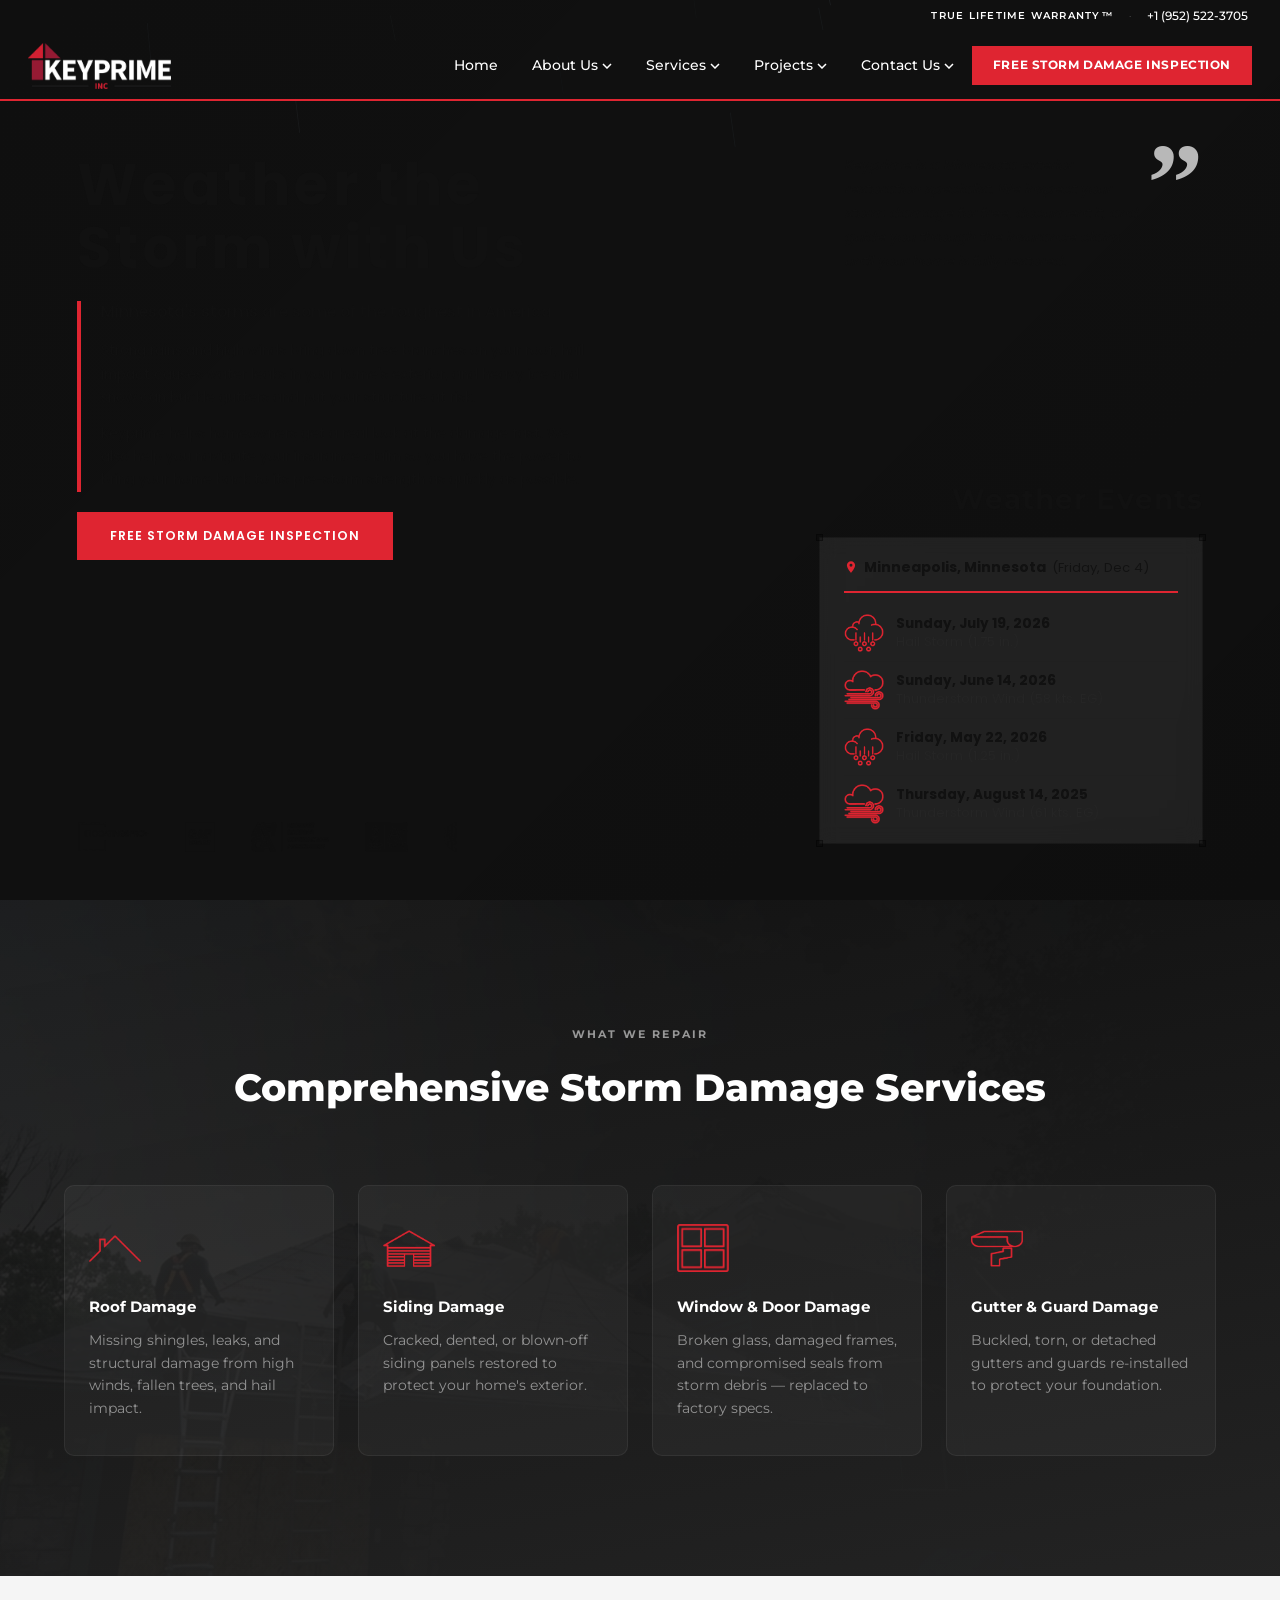
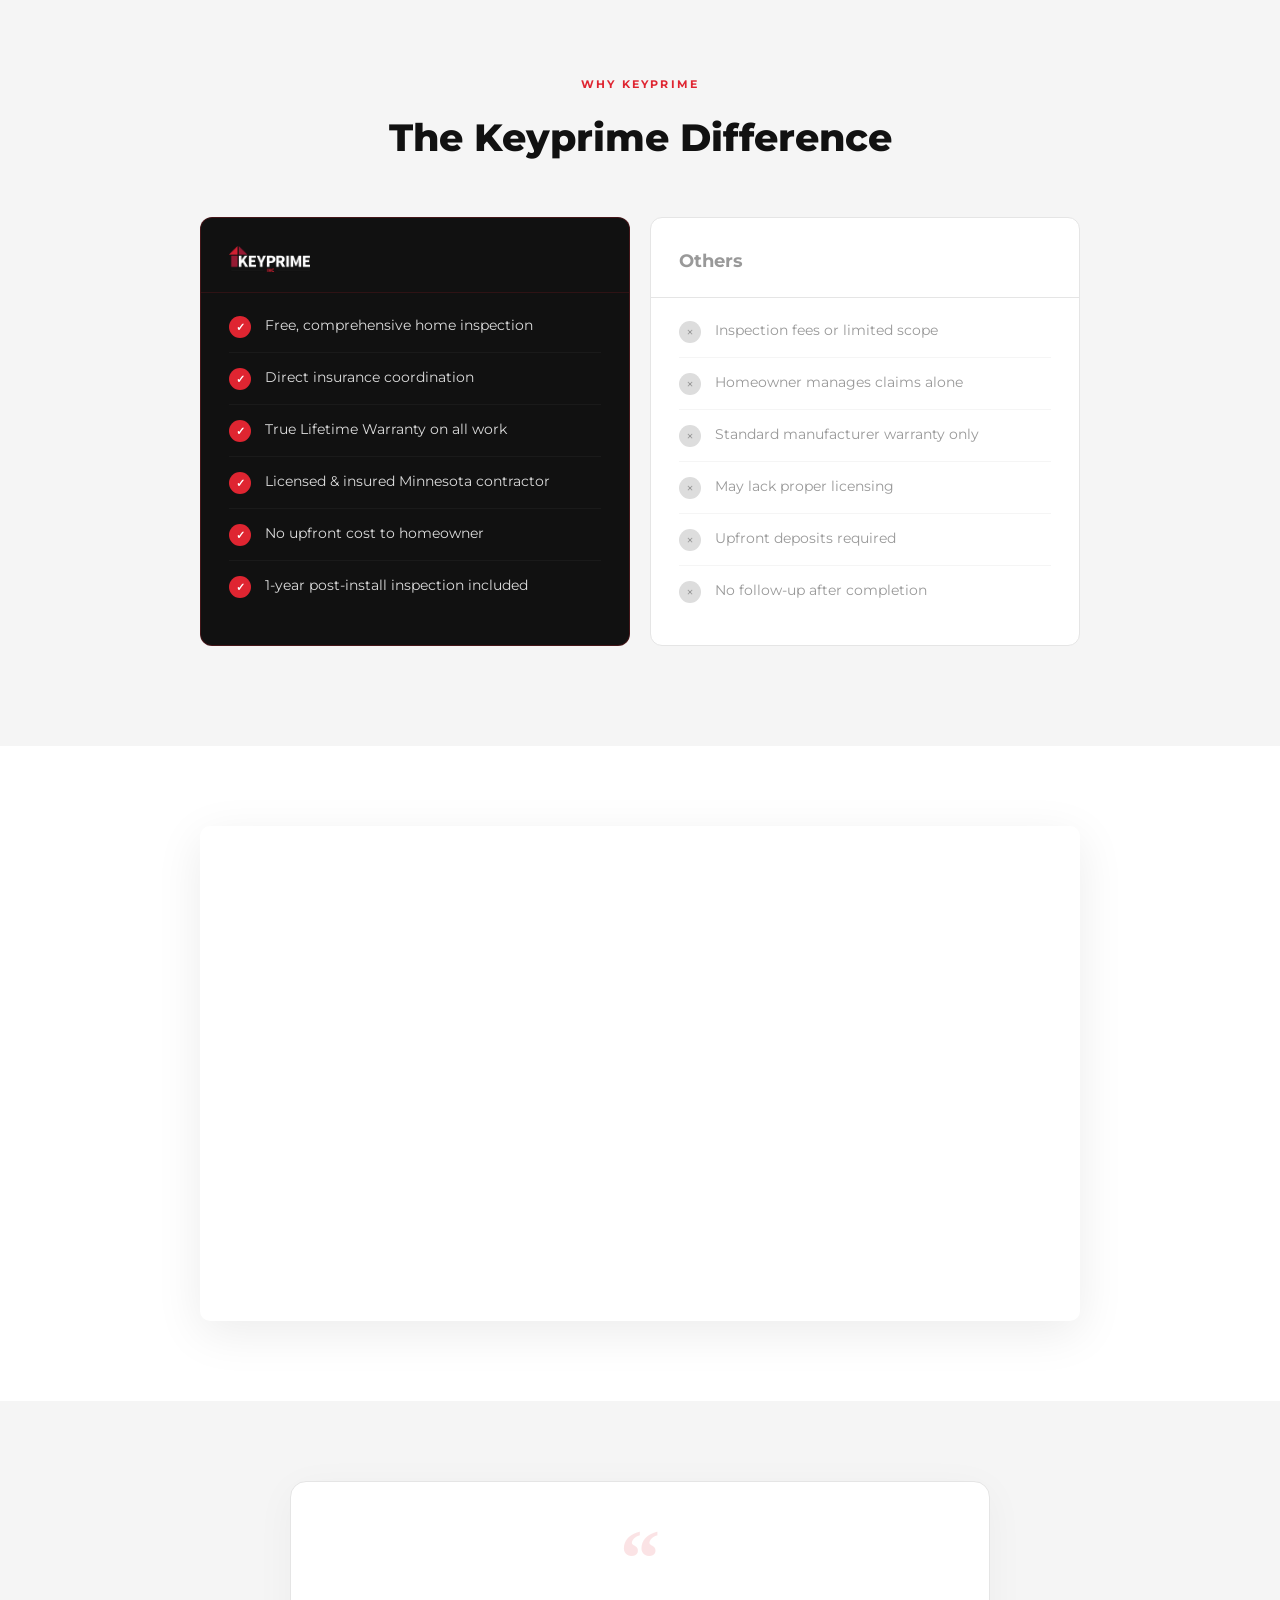
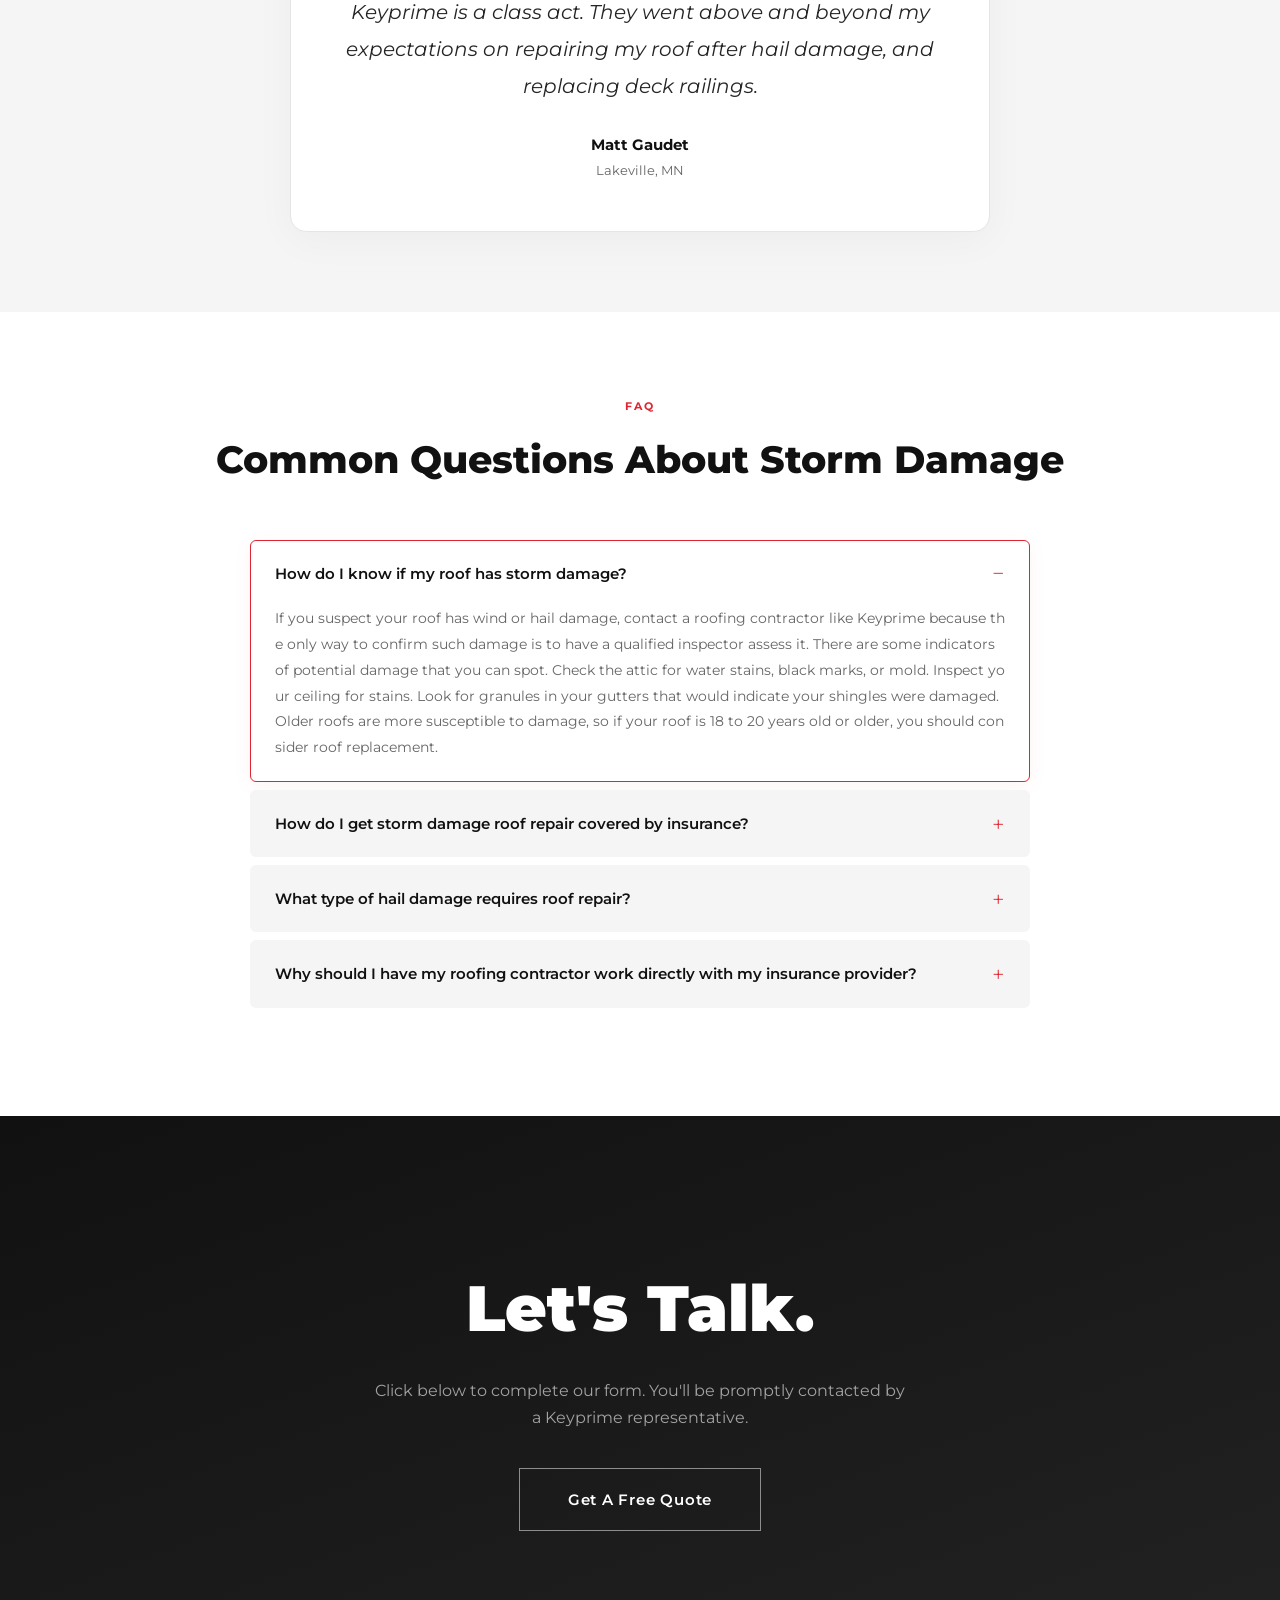
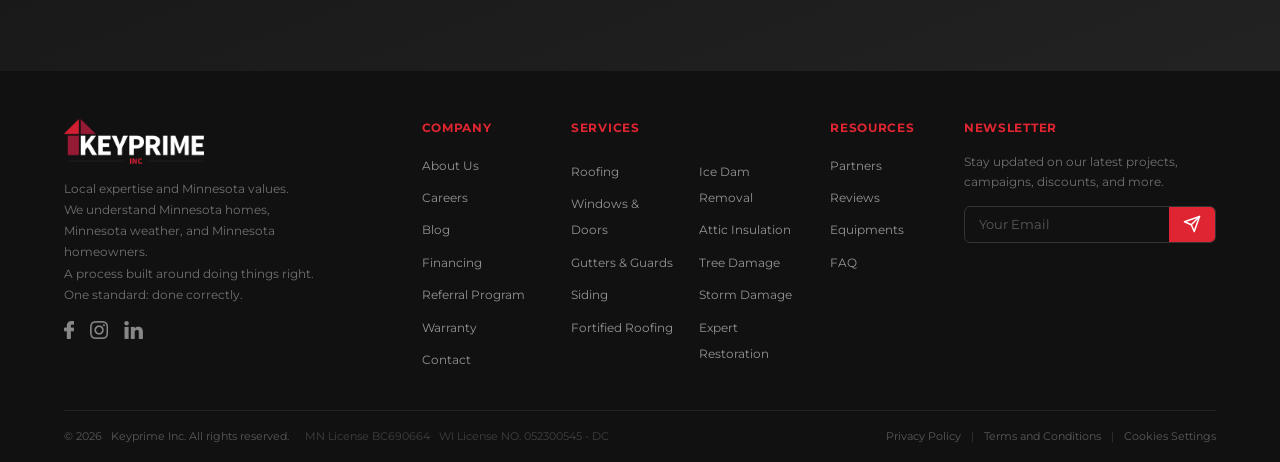
<file: index.html>
<!DOCTYPE html>
<html lang="en">
<head>
  <meta charset="UTF-8">
  <meta name="viewport" content="width=device-width, initial-scale=1.0">
  <title>Storm &amp; Hail Damage Repair | Keyprime Roofing</title>
  <meta name="description" content="Minnesota's trusted storm damage repair experts. Keyprime helps homeowners restore their homes fast with insurance claim assistance and a True Lifetime Warranty.">
  <link rel="preconnect" href="https://fonts.googleapis.com">
  <link rel="preconnect" href="https://fonts.gstatic.com" crossorigin>
  <link href="https://fonts.googleapis.com/css2?family=Archivo:wght@100;200;300;400&family=Montserrat:wght@300;400;500;600;700;800;900&family=Poppins:wght@300;400;500;600;700;800;900&display=swap" rel="stylesheet">
  <link rel="stylesheet" href="css/style.css">
  <script src="https://fast.wistia.com/assets/external/E-v1.js" async></script>
</head>
<body>

  <!-- ===== TOP BAR (fixed, right-aligned like mockup) ===== -->
  <div class="top-bar" id="topBar">
    <div class="top-bar__inner">
      <span class="top-bar__warranty">TRUE LIFETIME WARRANTY&trade;</span>
      <span class="top-bar__sep">&middot;</span>
      <a href="tel:+19525223705" class="top-bar__phone">+1 (952) 522-3705</a>
    </div>
  </div>

  <!-- ===== NAVBAR (fixed, transparent over hero → solid on scroll) ===== -->
  <nav class="navbar navbar--hero" id="navbar">
    <div class="navbar__inner">
      <a href="https://keyprimeroofing.com" class="navbar__logo">
        <img src="assets/logos/keyprime-logo-white.png" alt="Keyprime Inc." class="navbar__logo-img navbar__logo-img--white">
        <img src="assets/logos/keyprime-logo-color.png" alt="Keyprime Inc." class="navbar__logo-img navbar__logo-img--color">
      </a>
      <button class="navbar__toggle" id="navToggle" aria-label="Toggle navigation">
        <span></span><span></span><span></span>
      </button>
      <ul class="navbar__menu" id="navMenu">
        <li class="navbar__item">
          <a href="https://keyprimeroofing.com" class="navbar__link">Home</a>
        </li>
        <li class="navbar__item navbar__item--dropdown">
          <a href="https://keyprimeroofing.com/about" class="navbar__link">About Us <svg width="10" height="6" viewBox="0 0 10 6"><path d="M1 1l4 4 4-4" stroke="currentColor" stroke-width="1.5" fill="none"/></svg></a>
          <ul class="navbar__dropdown">
            <li><a href="https://keyprimeroofing.com/about">Our Story</a></li>
            <li><a href="https://keyprimeroofing.com/reviews">Reviews</a></li>
            <li><a href="https://keyprimeroofing.com/hiring">Careers</a></li>
          </ul>
        </li>
        <li class="navbar__item navbar__item--dropdown">
          <a href="https://keyprimeroofing.com/services" class="navbar__link">Services <svg width="10" height="6" viewBox="0 0 10 6"><path d="M1 1l4 4 4-4" stroke="currentColor" stroke-width="1.5" fill="none"/></svg></a>
          <ul class="navbar__dropdown">
            <li><a href="https://keyprimeroofing.com/services/roofing">Roofing</a></li>
            <li><a href="https://keyprimeroofing.com/services/siding">Siding</a></li>
            <li><a href="https://keyprimeroofing.com/services/windows-and-doors">Windows &amp; Doors</a></li>
            <li><a href="https://keyprimeroofing.com/services/gutters-and-guards">Gutters &amp; Guards</a></li>
            <li><a href="https://keyprimeroofing.com/services/attic-insulation">Attic Insulation</a></li>
            <li><a href="https://keyprimeroofing.com/services/ice-dam-removal">Ice Dam Removal</a></li>
          </ul>
        </li>
        <li class="navbar__item navbar__item--dropdown">
          <a href="https://keyprimeroofing.com/projects" class="navbar__link">Projects <svg width="10" height="6" viewBox="0 0 10 6"><path d="M1 1l4 4 4-4" stroke="currentColor" stroke-width="1.5" fill="none"/></svg></a>
          <ul class="navbar__dropdown">
            <li><a href="https://keyprimeroofing.com/projects">Gallery</a></li>
            <li><a href="https://keyprimeroofing.com/blog">Blog</a></li>
          </ul>
        </li>
        <li class="navbar__item navbar__item--dropdown">
          <a href="https://keyprimeroofing.com/contact" class="navbar__link">Contact Us <svg width="10" height="6" viewBox="0 0 10 6"><path d="M1 1l4 4 4-4" stroke="currentColor" stroke-width="1.5" fill="none"/></svg></a>
          <ul class="navbar__dropdown">
            <li><a href="https://keyprimeroofing.com/contact">Get in Touch</a></li>
            <li><a href="https://keyprimeroofing.com/free-estimate">Free Estimate</a></li>
            <li><a href="https://keyprimeroofing.com/referral-program">Referral Program</a></li>
          </ul>
        </li>
        <li class="navbar__item">
          <a href="https://keyprimeroofing.com/free-estimate" class="navbar__link navbar__link--cta">FREE STORM DAMAGE INSPECTION</a>
        </li>
      </ul>
    </div>
    <div class="navbar__accent"></div>
  </nav>

  <!-- Mobile nav overlay -->
  <div class="nav-overlay" id="navOverlay"></div>

  <!-- ===== HERO (fixed, full viewport — content scrolls over it) ===== -->
  <section class="hero" id="hero">
    <canvas id="stormCanvas" class="storm-canvas"></canvas>
    <div class="hero__media">
      <video class="hero__video" autoplay muted loop playsinline>
        <source src="assets/videos/storm-hero-video.mp4" type="video/mp4">
      </video>
    </div>
    <div class="hero__overlay"></div>

    <!-- Hero text content (left side) -->
    <div class="hero__content">
      <h1 class="hero__heading hero-anim">Weather the<br>Storm with Us</h1>
      <div class="hero__body">
        <h2 class="hero__sub hero-anim" data-delay="200">Minnesota's storms are some of the toughest in America</h2>
        <p class="hero__text hero-anim" data-delay="400">Strong rains and high winds bring down tree branches on your roof, hail impact causes water leaks in your home's exterior, and heavy ice and snow can buckle gutters and put your structure at risk.</p>
        <p class="hero__text hero-anim" data-delay="550">Keyprime helps homeowners get a real look at the damage fast. We also help you navigate your insurance claim so you have the power to bring your home back to its pre-storm strength as quickly as possible.</p>
      </div>
      <a href="https://keyprimeroofing.com/free-estimate" class="btn btn--hero-fill hero-anim" data-delay="700">FREE STORM DAMAGE INSPECTION</a>
    </div>

    <!-- Quote (top right) -->
    <div class="hero__quote hero-anim" data-delay="400">
      <p class="hero__quote-text"><em>Keyprime is a Minnesota exterior restoration specialist. We inspect your storm damage for free, document it, and guide you through the insurance claim until your home is fully restored.</em></p>
      <span class="hero__qm">&rdquo;</span>
    </div>

    <!-- Weather History (bottom right) -->
    <div class="hero__wh hero-anim" data-delay="500">
      <h3 class="wh__title">Weather Events</h3>
      <div class="wh__card">
        <span class="wh__corner wh__corner--tl"></span>
        <span class="wh__corner wh__corner--tr"></span>
        <span class="wh__corner wh__corner--bl"></span>
        <span class="wh__corner wh__corner--br"></span>
        <div class="wh__header">
          <div class="wh__location">
            <svg class="wh__pin" viewBox="0 0 24 24" width="14" height="14" fill="#DF2531" stroke="none"><path d="M12 2C8.13 2 5 5.13 5 9c0 5.25 7 13 7 13s7-7.75 7-13c0-3.87-3.13-7-7-7zm0 9.5a2.5 2.5 0 1 1 0-5 2.5 2.5 0 0 1 0 5z"/></svg>
            <span class="wh__city" id="whCity">Minneapolis, Minnesota</span>
            <span class="wh__date" id="whDate"></span>
          </div>
        </div>
        <div class="wh__tabs" id="whTabs">
          <button class="wh__tab wh__tab--active" data-years="2"></button>
        </div>
        <div class="wh__events" id="whEvents">
          <div class="wh__loading">Loading weather events&hellip;</div>
        </div>
      </div>
    </div>

    <!-- Partner / certification logos — scrolling marquee -->
    <div class="hero__partners">
      <div class="partners__track">
        <img src="assets/logos/coatings-pro+.png" alt="CoatingsPro+">
        <img src="assets/logos/gaf.png" alt="GAF">
        <img src="assets/logos/mrca.png" alt="MRCA">
        <img src="assets/logos/bbb.png" alt="BBB">
        <img src="assets/logos/mule-hide.png" alt="Mule-Hide">
        <img src="assets/logos/nrca.png" alt="NRCA">
        <img src="assets/logos/owens-corning.png" alt="Owens Corning">
        <img src="assets/logos/velux.png" alt="Velux">
        <img src="assets/logos/coatings-pro+.png" alt="CoatingsPro+">
        <img src="assets/logos/gaf.png" alt="GAF">
        <img src="assets/logos/mrca.png" alt="MRCA">
        <img src="assets/logos/bbb.png" alt="BBB">
        <img src="assets/logos/mule-hide.png" alt="Mule-Hide">
        <img src="assets/logos/nrca.png" alt="NRCA">
        <img src="assets/logos/owens-corning.png" alt="Owens Corning">
        <img src="assets/logos/velux.png" alt="Velux">
      </div>
    </div>
  </section>

  <!-- ===== SCROLLABLE PAGE CONTENT (slides over the fixed hero) ===== -->
  <div class="page-content">

    <!-- ===== DAMAGE TYPES ===== -->
    <section class="services">
      <div class="services__bg" data-parallax="0.1">
        <img src="assets/images/storm-hero-desktop.png" alt="" loading="lazy">
      </div>
      <div class="services__overlay"></div>
      <div class="container services__content">
        <span class="tag tag--light anim-in">What We Repair</span>
        <h2 class="services__heading anim-in" data-delay="100">Comprehensive Storm Damage Services</h2>
        <div class="services__grid">
          <div class="service-card anim-slide-right" data-delay="0">
            <div class="service-card__icon">
              <img src="assets/icons/repairs/roof.png" alt="Roof damage icon">
            </div>
            <h3>Roof Damage</h3>
            <p>Missing shingles, leaks, and structural damage from high winds, fallen trees, and hail impact.</p>
          </div>
          <div class="service-card anim-slide-right" data-delay="150">
            <div class="service-card__icon">
              <img src="assets/icons/repairs/siding.png" alt="Siding damage icon">
            </div>
            <h3>Siding Damage</h3>
            <p>Cracked, dented, or blown-off siding panels restored to protect your home's exterior.</p>
          </div>
          <div class="service-card anim-slide-right" data-delay="300">
            <div class="service-card__icon">
              <img src="assets/icons/repairs/window-door.png" alt="Window and door damage icon">
            </div>
            <h3>Window &amp; Door Damage</h3>
            <p>Broken glass, damaged frames, and compromised seals from storm debris — replaced to factory specs.</p>
          </div>
          <div class="service-card anim-slide-right" data-delay="450">
            <div class="service-card__icon">
              <img src="assets/icons/repairs/gutter-guard.png" alt="Gutter and guard damage icon">
            </div>
            <h3>Gutter &amp; Guard Damage</h3>
            <p>Buckled, torn, or detached gutters and guards re-installed to protect your foundation.</p>
          </div>
        </div>
      </div>
    </section>

    <!-- ===== KEYPRIME vs OTHERS ===== -->
    <section class="comparison">
      <div class="container">
        <span class="tag tag--center anim-in">Why Keyprime</span>
        <h2 class="comparison__heading anim-in" data-delay="100">The Keyprime Difference</h2>
        <div class="comparison__table">
          <div class="comparison__col comparison__col--kp anim-in" data-delay="100">
            <div class="comparison__header">
              <img src="assets/logos/keyprime-logo-white.png" alt="Keyprime" height="32">
            </div>
            <ul class="comparison__list">
              <li><span class="check">&#10003;</span> Free, comprehensive home inspection</li>
              <li><span class="check">&#10003;</span> Direct insurance coordination</li>
              <li><span class="check">&#10003;</span> True Lifetime Warranty on all work</li>
              <li><span class="check">&#10003;</span> Licensed &amp; insured Minnesota contractor</li>
              <li><span class="check">&#10003;</span> No upfront cost to homeowner</li>
              <li><span class="check">&#10003;</span> 1-year post-install inspection included</li>
            </ul>
          </div>
          <div class="comparison__col comparison__col--others anim-in" data-delay="250">
            <div class="comparison__header">
              <span>Others</span>
            </div>
            <ul class="comparison__list">
              <li><span class="cross">&times;</span> Inspection fees or limited scope</li>
              <li><span class="cross">&times;</span> Homeowner manages claims alone</li>
              <li><span class="cross">&times;</span> Standard manufacturer warranty only</li>
              <li><span class="cross">&times;</span> May lack proper licensing</li>
              <li><span class="cross">&times;</span> Upfront deposits required</li>
              <li><span class="cross">&times;</span> No follow-up after completion</li>
            </ul>
          </div>
        </div>
        <!-- Mobile accordion (hidden on desktop, shown via CSS at 768px) -->
        <div class="comparison__accordion">
          <div class="comparison__col comparison__col--kp">
            <div class="comparison__acc-list" id="compAccordion">
              <div class="comparison__acc-item" data-index="0">
                <div class="comparison__acc-kp">
                  <span class="check">&#10003;</span>
                  <span>Free, comprehensive home inspection</span>
                  <svg class="comparison__acc-chevron" viewBox="0 0 16 16" fill="none" stroke="currentColor" stroke-width="2"><path d="M4 6l4 4 4-4"/></svg>
                </div>
                <div class="comparison__acc-others">
                  <div class="comparison__acc-others-inner">
                    <span class="comparison__acc-others-label">VS Others |</span>
                    <span class="comparison__acc-others-data">Inspection fees or limited scope</span>
                  </div>
                </div>
              </div>
              <div class="comparison__acc-item" data-index="1">
                <div class="comparison__acc-kp">
                  <span class="check">&#10003;</span>
                  <span>Direct insurance coordination</span>
                  <svg class="comparison__acc-chevron" viewBox="0 0 16 16" fill="none" stroke="currentColor" stroke-width="2"><path d="M4 6l4 4 4-4"/></svg>
                </div>
                <div class="comparison__acc-others">
                  <div class="comparison__acc-others-inner">
                    <span class="comparison__acc-others-label">VS Others |</span>
                    <span class="comparison__acc-others-data">Homeowner manages claims alone</span>
                  </div>
                </div>
              </div>
              <div class="comparison__acc-item" data-index="2">
                <div class="comparison__acc-kp">
                  <span class="check">&#10003;</span>
                  <span>True Lifetime Warranty on all work</span>
                  <svg class="comparison__acc-chevron" viewBox="0 0 16 16" fill="none" stroke="currentColor" stroke-width="2"><path d="M4 6l4 4 4-4"/></svg>
                </div>
                <div class="comparison__acc-others">
                  <div class="comparison__acc-others-inner">
                    <span class="comparison__acc-others-label">VS Others |</span>
                    <span class="comparison__acc-others-data">Standard manufacturer warranty only</span>
                  </div>
                </div>
              </div>
              <div class="comparison__acc-item" data-index="3">
                <div class="comparison__acc-kp">
                  <span class="check">&#10003;</span>
                  <span>Licensed &amp; insured Minnesota contractor</span>
                  <svg class="comparison__acc-chevron" viewBox="0 0 16 16" fill="none" stroke="currentColor" stroke-width="2"><path d="M4 6l4 4 4-4"/></svg>
                </div>
                <div class="comparison__acc-others">
                  <div class="comparison__acc-others-inner">
                    <span class="comparison__acc-others-label">VS Others |</span>
                    <span class="comparison__acc-others-data">May lack proper licensing</span>
                  </div>
                </div>
              </div>
              <div class="comparison__acc-item" data-index="4">
                <div class="comparison__acc-kp">
                  <span class="check">&#10003;</span>
                  <span>No upfront cost to homeowner</span>
                  <svg class="comparison__acc-chevron" viewBox="0 0 16 16" fill="none" stroke="currentColor" stroke-width="2"><path d="M4 6l4 4 4-4"/></svg>
                </div>
                <div class="comparison__acc-others">
                  <div class="comparison__acc-others-inner">
                    <span class="comparison__acc-others-label">VS Others |</span>
                    <span class="comparison__acc-others-data">Upfront deposits required</span>
                  </div>
                </div>
              </div>
              <div class="comparison__acc-item" data-index="5">
                <div class="comparison__acc-kp">
                  <span class="check">&#10003;</span>
                  <span>1-year post-install inspection included</span>
                  <svg class="comparison__acc-chevron" viewBox="0 0 16 16" fill="none" stroke="currentColor" stroke-width="2"><path d="M4 6l4 4 4-4"/></svg>
                </div>
                <div class="comparison__acc-others">
                  <div class="comparison__acc-others-inner">
                    <span class="comparison__acc-others-label">VS Others |</span>
                    <span class="comparison__acc-others-data">No follow-up after completion</span>
                  </div>
                </div>
              </div>
            </div>
          </div>
        </div>
      </div>
    </section>

    <!-- ===== VIDEO ===== -->
    <section class="video-section">
      <div class="container">
        <div class="video-section__wrap anim-in">
          <div class="wistia_responsive_padding" style="padding:56.25% 0 0 0;position:relative;">
            <div class="wistia_responsive_wrapper" style="height:100%;left:0;position:absolute;top:0;width:100%;">
              <iframe src="https://fast.wistia.net/embed/iframe/1poab6ta7n?seo=true&videoFoam=true&playerColor=DF2531" title="Keyprime Video" allow="autoplay; fullscreen" allowtransparency="true" frameborder="0" scrolling="no" class="wistia_embed" name="wistia_embed" style="width:100%;height:100%;"></iframe>
            </div>
          </div>
        </div>
      </div>
    </section>

    <!-- ===== TESTIMONIAL ===== -->
    <section class="testimonial">
      <div class="container">
        <div class="testimonial__inner anim-in">
          <div class="testimonial__mark">&ldquo;</div>
          <blockquote>
            <p>Keyprime is a class act. They went above and beyond my expectations on repairing my roof after hail damage, and replacing deck railings.</p>
          </blockquote>
          <div class="testimonial__author">
            <strong>Matt Gaudet</strong>
            <span>Lakeville, MN</span>
          </div>
        </div>
      </div>
    </section>

    <!-- ===== FAQ ===== -->
    <section class="faq" id="faq">
      <div class="container">
        <div class="faq__header">
          <span class="tag anim-in">FAQ</span>
          <h2 class="faq__heading anim-in" data-delay="100">Common Questions About Storm Damage</h2>
        </div>
        <div class="faq__list">
          <details class="faq__item anim-in" data-delay="0" open>
            <summary>How do I know if my roof has storm damage?</summary>
            <div class="faq__answer">
              <p>If you suspect your roof has wind or hail damage, contact a roofing contractor like Keyprime because the only way to confirm such damage is to have a qualified inspector assess it. There are some indicators of potential damage that you can spot. Check the attic for water stains, black marks, or mold. Inspect your ceiling for stains. Look for granules in your gutters that would indicate your shingles were damaged. Older roofs are more susceptible to damage, so if your roof is 18 to 20 years old or older, you should consider roof replacement.</p>
            </div>
          </details>
          <details class="faq__item anim-in" data-delay="80">
            <summary>How do I get storm damage roof repair covered by insurance?</summary>
            <div class="faq__answer">
              <p>Once you suspect your roof has storm damage, contact your insurance provider to confirm what type of policy you have, how long it will take to process a claim, and if estimates will be required for repairs. You have two years after the date of damage to report it to your insurance company. Once you contact your insurer, contact Keyprime. Our qualified inspectors are trained to identify storm damage and our experienced staff will work with insurance to get storm damage to your roof repaired quickly and correctly.</p>
            </div>
          </details>
          <details class="faq__item anim-in" data-delay="160">
            <summary>What type of hail damage requires roof repair?</summary>
            <div class="faq__answer">
              <p>Depending on the size of the hail damage, different types of repairs will be more useful. The type of repair would depend on how deep and wide the hole is. A roofing contractor will be able to determine if a repair or replacement is needed.</p>
            </div>
          </details>
          <details class="faq__item anim-in" data-delay="240">
            <summary>Why should I have my roofing contractor work directly with my insurance provider?</summary>
            <div class="faq__answer">
              <p>Keyprime not only inspects roofs for storm damage, but can also work directly with your insurance provider to get the damage repaired quickly with no upfront cost to you. Keyprime employs a team of experienced professionals that specialize in working through insurance claims to make sure they are processed properly and on time.</p>
            </div>
          </details>
        </div>
      </div>
    </section>

    <!-- ===== CTA — LET'S TALK ===== -->
    <section class="cta">
      <div class="cta__bg" data-parallax="0.18">
        <img src="assets/images/team-photo.png" alt="" loading="lazy">
      </div>
      <div class="cta__overlay"></div>
      <div class="container cta__content">
        <h2 class="anim-in">Let's Talk.</h2>
        <p class="anim-in" data-delay="100">Click below to complete our form. You'll be promptly contacted by a Keyprime representative.</p>
        <a href="https://keyprimeroofing.com/free-estimate" class="btn btn--cta-light btn--lg anim-in" data-delay="200">Get A Free Quote</a>
      </div>
    </section>

    <!-- ===== FOOTER ===== -->
    <footer class="footer">
      <div class="container">
        <!-- Desktop footer (hidden on mobile) -->
        <div class="footer__top">
          <div class="footer__brand">
            <img src="assets/logos/keyprime-logo-white.png" alt="Keyprime Inc." width="140">
            <div class="footer__tagline">
              <p>Local expertise and Minnesota values.<br>We understand Minnesota homes,<br>Minnesota weather, and Minnesota<br>homeowners.<br>A process built around doing things right.<br>One standard: done correctly.</p>
            </div>
            <div class="footer__social">
              <a href="https://www.facebook.com/keyprimeroofing" aria-label="Facebook"><img src="assets/icons/fb-icon.png" alt="" class="social-icon"></a>
              <a href="https://www.instagram.com/keyprimeroofing" aria-label="Instagram"><img src="assets/icons/ig-icon.png" alt="" class="social-icon"></a>
              <a href="https://www.linkedin.com/company/keyprimeroofing" aria-label="LinkedIn"><img src="assets/icons/linkedin-icon.png" alt="" class="social-icon"></a>
            </div>
          </div>
          <div class="footer__links">
            <div class="footer__col">
              <h4>Company</h4>
              <ul>
                <li><a href="https://keyprimeroofing.com/about">About Us</a></li>
                <li><a href="https://keyprimeroofing.com/hiring">Careers</a></li>
                <li><a href="https://keyprimeroofing.com/blog">Blog</a></li>
                <li><a href="https://keyprimeroofing.com/financing">Financing</a></li>
                <li><a href="https://keyprimeroofing.com/referral-program">Referral Program</a></li>
                <li><a href="https://keyprimeroofing.com/warranty">Warranty</a></li>
                <li><a href="https://keyprimeroofing.com/contact">Contact</a></li>
              </ul>
            </div>
            <div class="footer__col footer__col--services">
              <h4>Services</h4>
              <ul>
                <li><a href="https://keyprimeroofing.com/services/roofing">Roofing</a></li>
                <li><a href="https://keyprimeroofing.com/services/windows-and-doors">Windows &amp; Doors</a></li>
                <li><a href="https://keyprimeroofing.com/services/gutters-and-guards">Gutters &amp; Guards</a></li>
                <li><a href="https://keyprimeroofing.com/services/siding">Siding</a></li>
                <li><a href="https://keyprimeroofing.com/services/fortified-roofing">Fortified Roofing</a></li>
              </ul>
              <ul>
                <li><a href="https://keyprimeroofing.com/services/ice-dam-removal">Ice Dam Removal</a></li>
                <li><a href="https://keyprimeroofing.com/services/attic-insulation">Attic Insulation</a></li>
                <li><a href="https://keyprimeroofing.com/tree-damage">Tree Damage</a></li>
                <li><a href="https://keyprimeroofing.com/services/storm-repair">Storm Damage</a></li>
                <li><a href="https://keyprimeroofing.com/expert-restoration">Expert Restoration</a></li>
              </ul>
            </div>
            <div class="footer__col">
              <h4>Resources</h4>
              <ul>
                <li><a href="https://keyprimeroofing.com/partners">Partners</a></li>
                <li><a href="https://keyprimeroofing.com/reviews">Reviews</a></li>
                <li><a href="https://keyprimeroofing.com/equipment">Equipments</a></li>
                <li><a href="#faq">FAQ</a></li>
              </ul>
            </div>
            <div class="footer__col footer__col--newsletter">
              <h4>Newsletter</h4>
              <p class="footer__nl-desc">Stay updated on our latest projects, campaigns, discounts, and more.</p>
              <form class="footer__newsletter-form" onsubmit="return false;">
                <input type="email" placeholder="Your Email" required>
                <button type="submit" aria-label="Subscribe">
                  <svg viewBox="0 0 24 24" width="18" height="18" fill="none" stroke="currentColor" stroke-width="2" stroke-linecap="round" stroke-linejoin="round"><line x1="22" y1="2" x2="11" y2="13"/><polygon points="22 2 15 22 11 13 2 9 22 2"/></svg>
                </button>
              </form>
            </div>
          </div>
        </div>
        <!-- Mobile footer links (hidden on desktop) -->
        <div class="footer__links--mobile">
          <div class="footer__col--mobile">
            <h4>Company</h4>
            <ul>
              <li><a href="https://keyprimeroofing.com/about">About Us</a></li>
              <li><a href="https://keyprimeroofing.com/hiring">Careers</a></li>
              <li><a href="https://keyprimeroofing.com/blog">Blog</a></li>
              <li><a href="https://keyprimeroofing.com/financing">Financing</a></li>
              <li><a href="https://keyprimeroofing.com/referral-program">Referral Program</a></li>
              <li><a href="https://keyprimeroofing.com/warranty">Warranty</a></li>
              <li><a href="https://keyprimeroofing.com/contact">Contact</a></li>
            </ul>
          </div>
          <div class="footer__col--mobile footer__col--services-mobile">
            <h4>Services</h4>
            <ul>
              <li><a href="https://keyprimeroofing.com/services/roofing">Roofing</a></li>
              <li><a href="https://keyprimeroofing.com/services/windows-and-doors">Windows &amp; Doors</a></li>
              <li><a href="https://keyprimeroofing.com/services/gutters-and-guards">Gutters &amp; Guards</a></li>
              <li><a href="https://keyprimeroofing.com/services/siding">Siding</a></li>
              <li><a href="https://keyprimeroofing.com/services/fortified-roofing">Fortified Roofing</a></li>
            </ul>
            <ul>
              <li><a href="https://keyprimeroofing.com/services/ice-dam-removal">Ice Dam Removal</a></li>
              <li><a href="https://keyprimeroofing.com/services/attic-insulation">Attic Insulation</a></li>
              <li><a href="https://keyprimeroofing.com/tree-damage">Tree Damage</a></li>
              <li><a href="https://keyprimeroofing.com/services/storm-repair">Storm Damage</a></li>
              <li><a href="https://keyprimeroofing.com/expert-restoration">Expert Restoration</a></li>
            </ul>
          </div>
          <div class="footer__col--mobile">
            <h4>Resources</h4>
            <ul>
              <li><a href="https://keyprimeroofing.com/partners">Partners</a></li>
              <li><a href="https://keyprimeroofing.com/reviews">Reviews</a></li>
              <li><a href="https://keyprimeroofing.com/equipment">Equipments</a></li>
              <li><a href="#faq">FAQ</a></li>
            </ul>
          </div>
          <div class="footer__newsletter--mobile">
            <h4>Newsletter</h4>
            <p>Stay updated on our latest projects, campaigns, discounts, and more.</p>
            <form class="footer__newsletter-form" onsubmit="return false;">
              <input type="email" placeholder="Your Email" required>
              <button type="submit" aria-label="Subscribe">
                <svg viewBox="0 0 24 24" width="18" height="18" fill="none" stroke="currentColor" stroke-width="2" stroke-linecap="round" stroke-linejoin="round"><line x1="22" y1="2" x2="11" y2="13"/><polygon points="22 2 15 22 11 13 2 9 22 2"/></svg>
              </button>
            </form>
          </div>
        </div>
        <div class="footer__bottom">
          <div class="footer__bottom-left">
            <span class="footer__copy">&copy; 2026 &nbsp; Keyprime Inc. All rights reserved.</span>
            <span class="footer__licenses">MN License BC690664 &nbsp; WI License NO. 052300545 - DC</span>
          </div>
          <div class="footer__bottom-mobile">
            <div class="footer__social">
              <a href="https://www.facebook.com/keyprimeroofing" aria-label="Facebook"><img src="assets/icons/fb-icon.png" alt="" class="social-icon"></a>
              <a href="https://www.instagram.com/keyprimeroofing" aria-label="Instagram"><img src="assets/icons/ig-icon.png" alt="" class="social-icon"></a>
              <a href="https://www.linkedin.com/company/keyprimeroofing" aria-label="LinkedIn"><img src="assets/icons/linkedin-icon.png" alt="" class="social-icon"></a>
            </div>
            <div class="footer__tagline--mobile">
              <p>Local expertise and Minnesota values.</p>
              <p>We understand Minnesota homes, Minnesota weather, and Minnesota homeowners.</p>
              <p>A process built around doing things right.</p>
              <p>One standard: done correctly.</p>
            </div>
            <div class="footer__logo-bottom">
              <img src="assets/logos/keyprime-logo-white.png" alt="Keyprime Inc.">
            </div>
          </div>
          <div class="footer__legal">
            <a href="https://keyprimeroofing.com/privacy-policy">Privacy Policy</a>
            <span>|</span>
            <a href="https://keyprimeroofing.com/terms-and-conditions">Terms and Conditions</a>
            <span>|</span>
            <a href="#">Cookies Settings</a>
          </div>
          <p class="footer__copy--mobile">&copy; 2026 &nbsp; Keyprime Inc.</p>
          <p class="footer__licenses--mobile">All rights reserved. MN License BC690664 WI License NO. 052300545 - DC</p>
        </div>
      </div>
    </footer>

  </div><!-- /.page-content -->

  <!-- Side tab -->
  <a href="https://keyprimeroofing.com/free-estimate" class="side-tab">Get Instant Quote</a>

  <script src="js/main.js"></script>
</body>
</html>
</file>
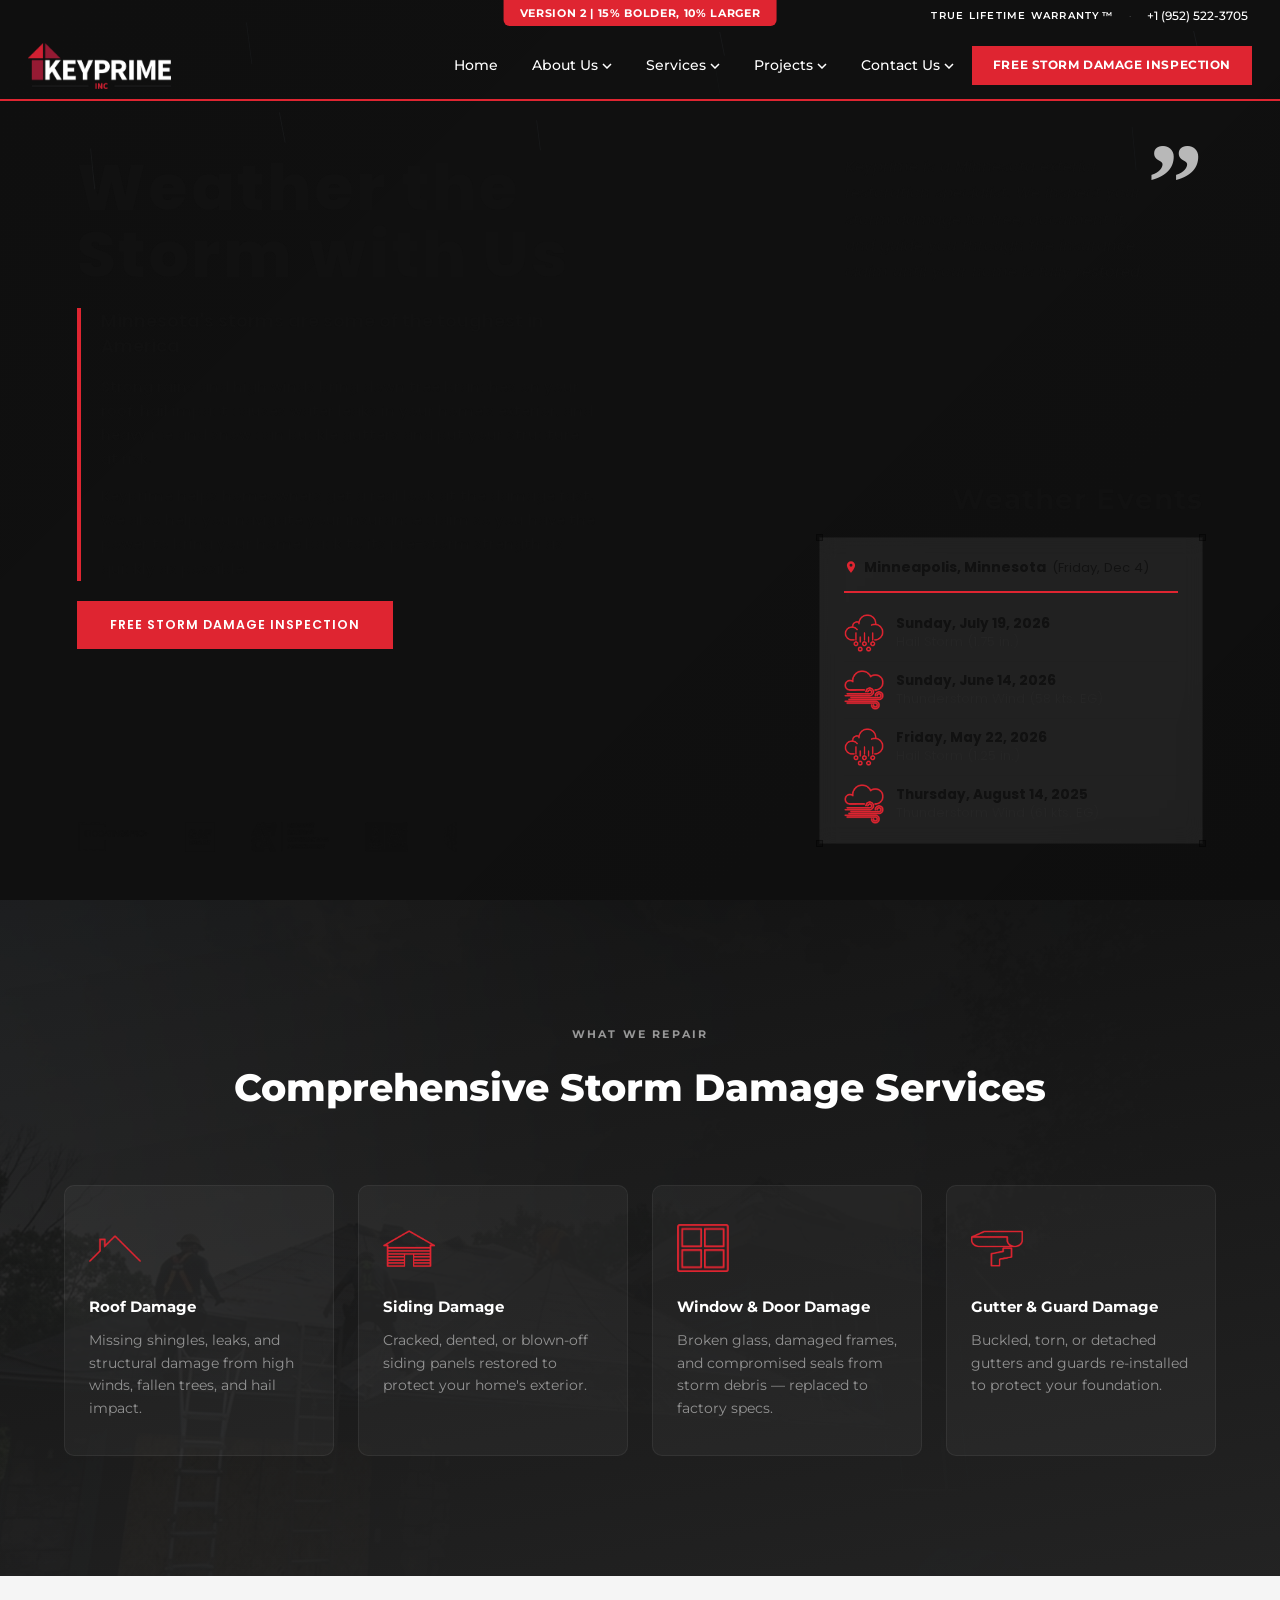
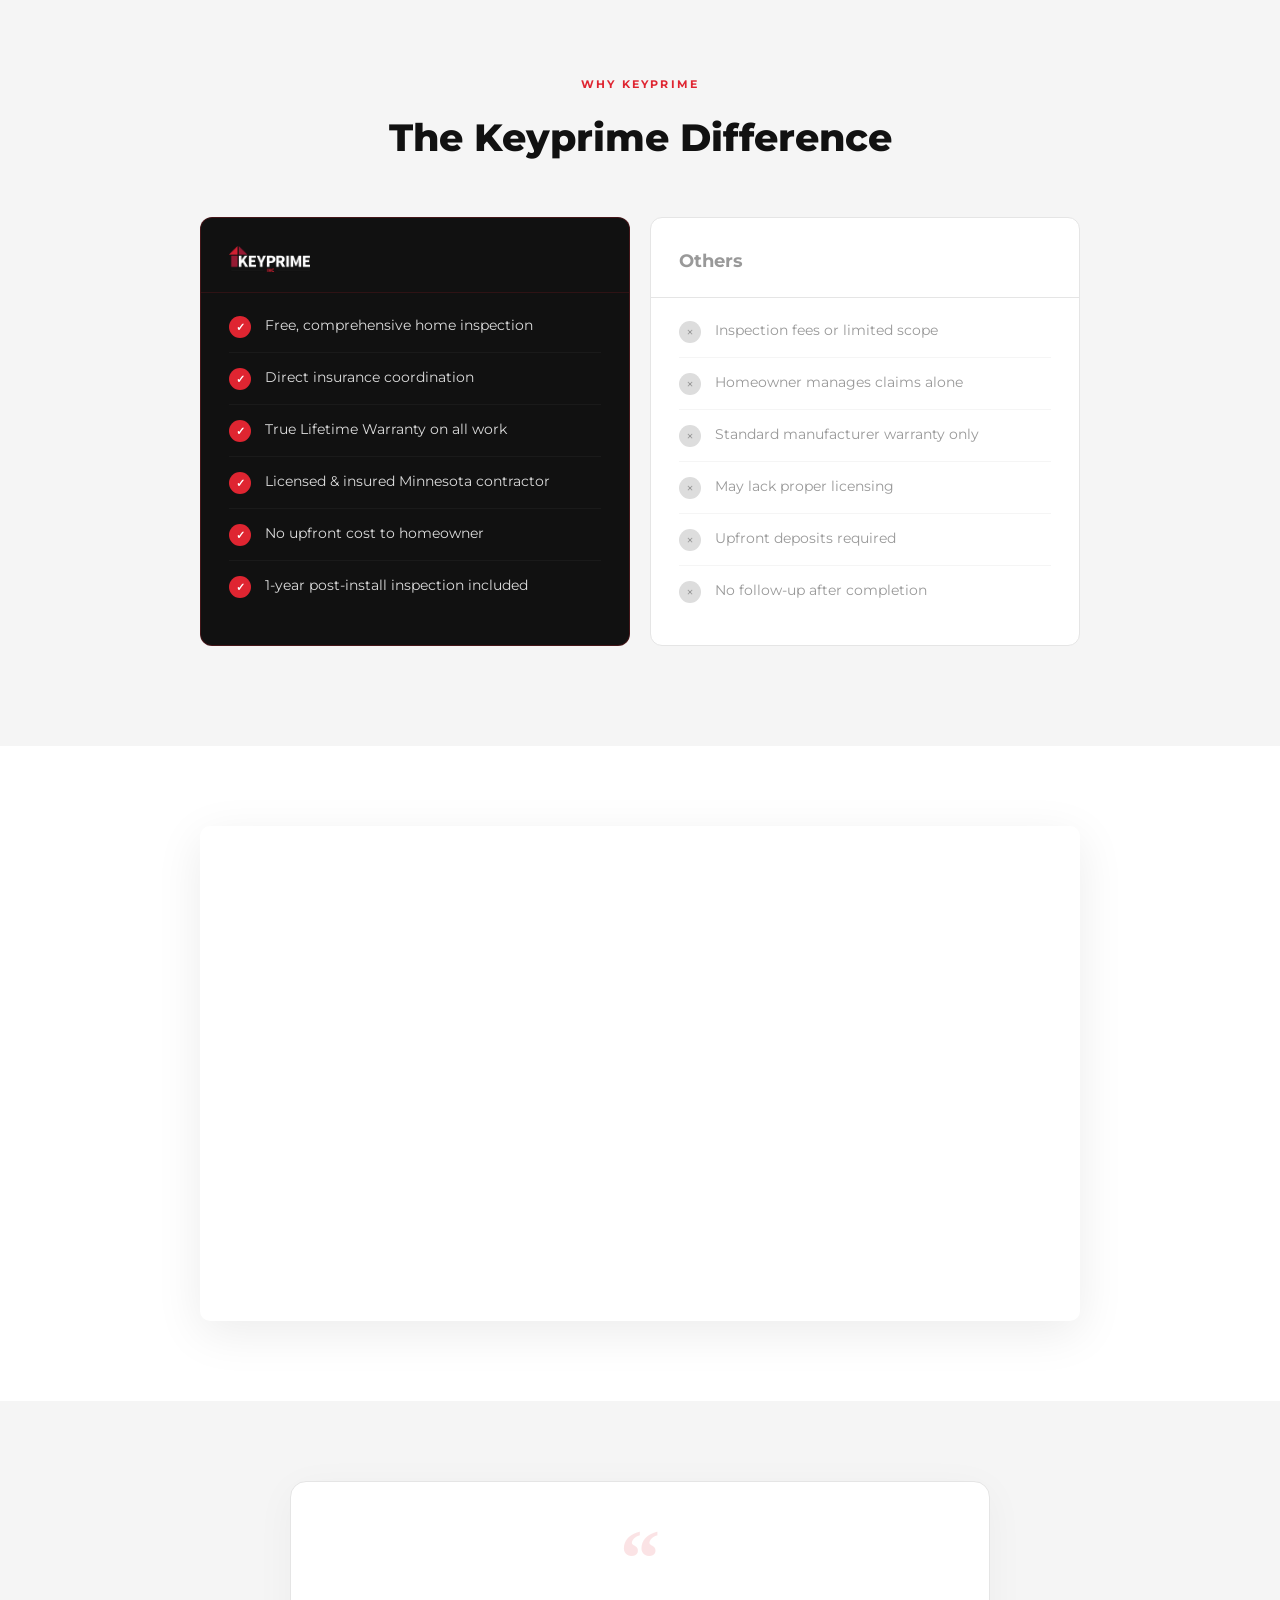
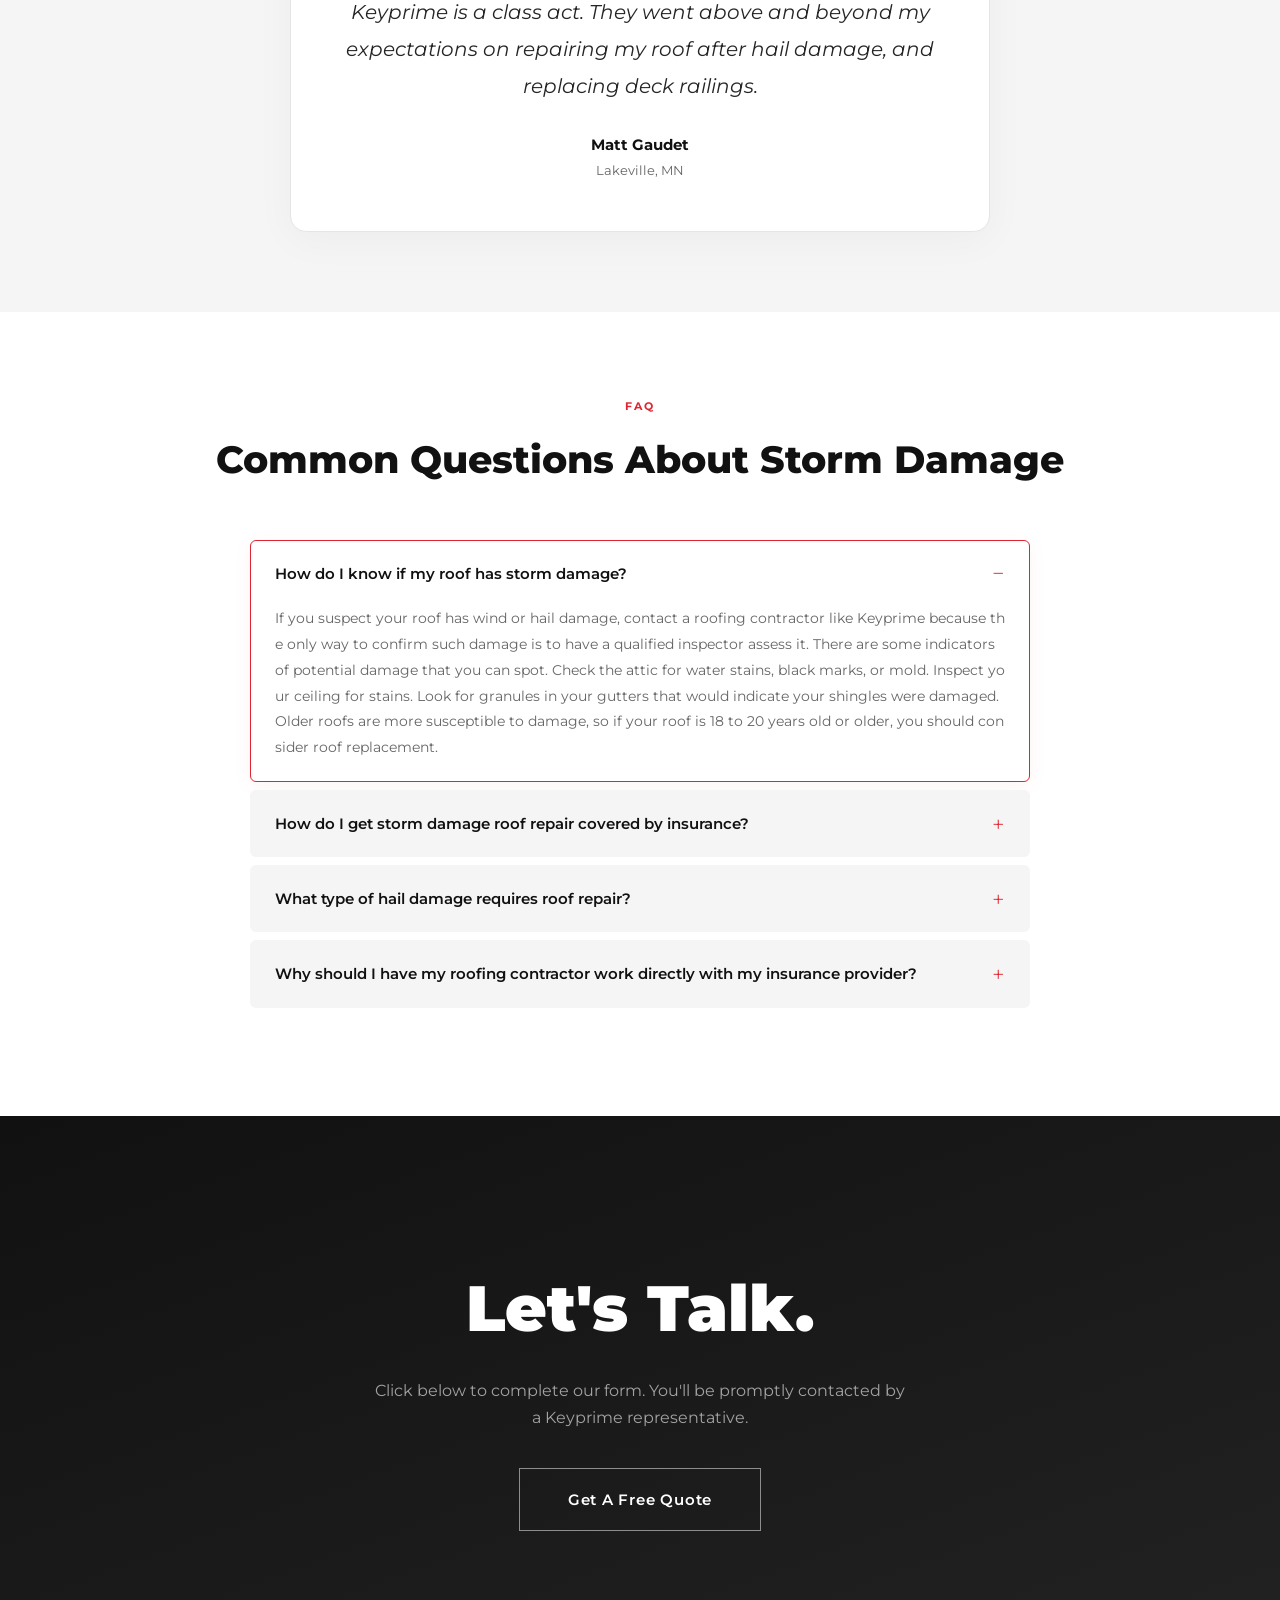
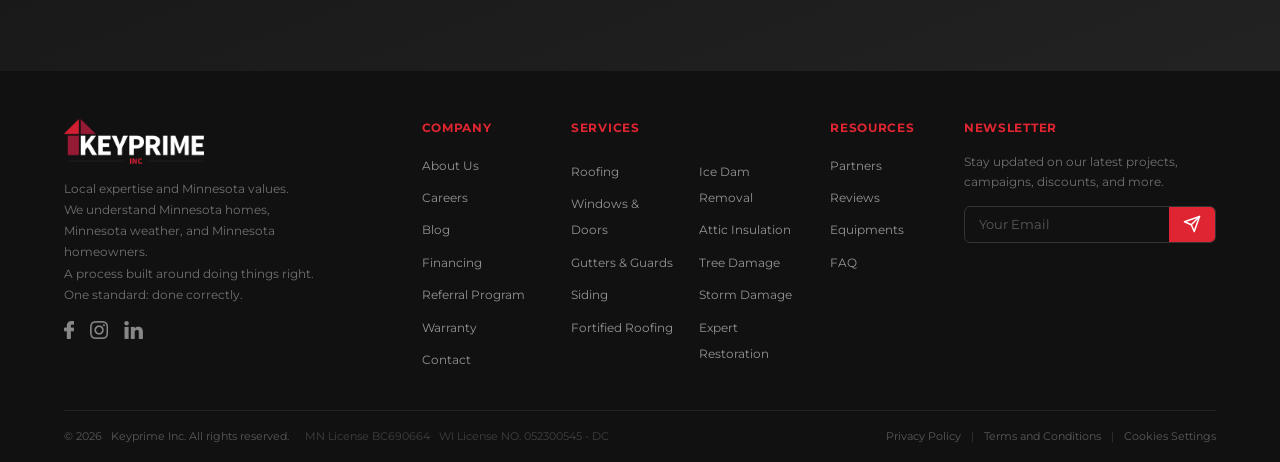
<file: ver2/index.html>
<!DOCTYPE html>
<html lang="en">
<head>
  <meta charset="UTF-8">
  <meta name="viewport" content="width=device-width, initial-scale=1.0">
  <title>Version 2 — Storm &amp; Hail Damage Repair | Keyprime Roofing</title>
  <meta name="description" content="Minnesota's trusted storm damage repair experts. Keyprime helps homeowners restore their homes fast with insurance claim assistance and a True Lifetime Warranty.">
  <link rel="preconnect" href="https://fonts.googleapis.com">
  <link rel="preconnect" href="https://fonts.gstatic.com" crossorigin>
  <link href="https://fonts.googleapis.com/css2?family=Archivo:wght@100;200;300;400&family=Montserrat:wght@300;400;500;600;700;800;900&family=Poppins:wght@300;400;500;600;700;800;900&display=swap" rel="stylesheet">
  <link rel="stylesheet" href="../css/style.css">
  <link rel="stylesheet" href="ver-override.css">
  <script src="https://fast.wistia.com/assets/external/E-v1.js" async></script>
</head>
<body>
  <div style="position:fixed;top:0;left:50%;transform:translateX(-50%);z-index:9999;background:var(--red);color:#fff;font-family:var(--font);font-size:.7rem;font-weight:700;padding:4px 16px;border-radius:0 0 6px 6px;letter-spacing:.06em;pointer-events:none;">VERSION 2 | 15% BOLDER, 10% LARGER</div>

  <!-- ===== TOP BAR (fixed, right-aligned like mockup) ===== -->
  <div class="top-bar" id="topBar">
    <div class="top-bar__inner">
      <span class="top-bar__warranty">TRUE LIFETIME WARRANTY&trade;</span>
      <span class="top-bar__sep">&middot;</span>
      <a href="tel:+19525223705" class="top-bar__phone">+1 (952) 522-3705</a>
    </div>
  </div>

  <!-- ===== NAVBAR (fixed, transparent over hero → solid on scroll) ===== -->
  <nav class="navbar navbar--hero" id="navbar">
    <div class="navbar__inner">
      <a href="https://keyprimeroofing.com" class="navbar__logo">
        <img src="../assets/logos/keyprime-logo-white.png" alt="Keyprime Inc." class="navbar__logo-img navbar__logo-img--white">
        <img src="../assets/logos/keyprime-logo-color.png" alt="Keyprime Inc." class="navbar__logo-img navbar__logo-img--color">
      </a>
      <button class="navbar__toggle" id="navToggle" aria-label="Toggle navigation">
        <span></span><span></span><span></span>
      </button>
      <ul class="navbar__menu" id="navMenu">
        <li class="navbar__item">
          <a href="https://keyprimeroofing.com" class="navbar__link">Home</a>
        </li>
        <li class="navbar__item navbar__item--dropdown">
          <a href="https://keyprimeroofing.com/about" class="navbar__link">About Us <svg width="10" height="6" viewBox="0 0 10 6"><path d="M1 1l4 4 4-4" stroke="currentColor" stroke-width="1.5" fill="none"/></svg></a>
          <ul class="navbar__dropdown">
            <li><a href="https://keyprimeroofing.com/about">Our Story</a></li>
            <li><a href="https://keyprimeroofing.com/reviews">Reviews</a></li>
            <li><a href="https://keyprimeroofing.com/hiring">Careers</a></li>
          </ul>
        </li>
        <li class="navbar__item navbar__item--dropdown">
          <a href="https://keyprimeroofing.com/services" class="navbar__link">Services <svg width="10" height="6" viewBox="0 0 10 6"><path d="M1 1l4 4 4-4" stroke="currentColor" stroke-width="1.5" fill="none"/></svg></a>
          <ul class="navbar__dropdown">
            <li><a href="https://keyprimeroofing.com/services/roofing">Roofing</a></li>
            <li><a href="https://keyprimeroofing.com/services/siding">Siding</a></li>
            <li><a href="https://keyprimeroofing.com/services/windows-and-doors">Windows &amp; Doors</a></li>
            <li><a href="https://keyprimeroofing.com/services/gutters-and-guards">Gutters &amp; Guards</a></li>
            <li><a href="https://keyprimeroofing.com/services/attic-insulation">Attic Insulation</a></li>
            <li><a href="https://keyprimeroofing.com/services/ice-dam-removal">Ice Dam Removal</a></li>
          </ul>
        </li>
        <li class="navbar__item navbar__item--dropdown">
          <a href="https://keyprimeroofing.com/projects" class="navbar__link">Projects <svg width="10" height="6" viewBox="0 0 10 6"><path d="M1 1l4 4 4-4" stroke="currentColor" stroke-width="1.5" fill="none"/></svg></a>
          <ul class="navbar__dropdown">
            <li><a href="https://keyprimeroofing.com/projects">Gallery</a></li>
            <li><a href="https://keyprimeroofing.com/blog">Blog</a></li>
          </ul>
        </li>
        <li class="navbar__item navbar__item--dropdown">
          <a href="https://keyprimeroofing.com/contact" class="navbar__link">Contact Us <svg width="10" height="6" viewBox="0 0 10 6"><path d="M1 1l4 4 4-4" stroke="currentColor" stroke-width="1.5" fill="none"/></svg></a>
          <ul class="navbar__dropdown">
            <li><a href="https://keyprimeroofing.com/contact">Get in Touch</a></li>
            <li><a href="https://keyprimeroofing.com/free-estimate">Free Estimate</a></li>
            <li><a href="https://keyprimeroofing.com/referral-program">Referral Program</a></li>
          </ul>
        </li>
        <li class="navbar__item">
          <a href="https://keyprimeroofing.com/free-estimate" class="navbar__link navbar__link--cta">FREE STORM DAMAGE INSPECTION</a>
        </li>
      </ul>
    </div>
    <div class="navbar__accent"></div>
  </nav>

  <!-- Mobile nav overlay -->
  <div class="nav-overlay" id="navOverlay"></div>

  <!-- ===== HERO (fixed, full viewport — content scrolls over it) ===== -->
  <section class="hero" id="hero">
    <canvas id="stormCanvas" class="storm-canvas"></canvas>
    <div class="hero__media">
      <video class="hero__video" autoplay muted loop playsinline>
        <source src="../assets/videos/storm-hero-video.mp4" type="video/mp4">
      </video>
    </div>
    <div class="hero__overlay"></div>

    <!-- Hero text content (left side) -->
    <div class="hero__content">
      <h1 class="hero__heading hero-anim">Weather the<br>Storm with Us</h1>
      <div class="hero__body">
        <h2 class="hero__sub hero-anim" data-delay="200">Minnesota's storms are some of the toughest in America</h2>
        <p class="hero__text hero-anim" data-delay="400">Strong rains and high winds bring down tree branches on your roof, hail impact causes water leaks in your home's exterior, and heavy ice and snow can buckle gutters and put your structure at risk.</p>
        <p class="hero__text hero-anim" data-delay="550">Keyprime helps homeowners get a real look at the damage fast. We also help you navigate your insurance claim so you have the power to bring your home back to its pre-storm strength as quickly as possible.</p>
      </div>
      <a href="https://keyprimeroofing.com/free-estimate" class="btn btn--hero-fill hero-anim" data-delay="700">FREE STORM DAMAGE INSPECTION</a>
    </div>

    <!-- Quote (top right) -->
    <div class="hero__quote hero-anim" data-delay="400">
      <p class="hero__quote-text"><em>Keyprime is a Minnesota exterior restoration specialist. We inspect your storm damage for free, document it, and guide you through the insurance claim until your home is fully restored.</em></p>
      <span class="hero__qm">&rdquo;</span>
    </div>

    <!-- Weather History (bottom right) -->
    <div class="hero__wh hero-anim" data-delay="500">
      <h3 class="wh__title">Weather Events</h3>
      <div class="wh__card">
        <span class="wh__corner wh__corner--tl"></span>
        <span class="wh__corner wh__corner--tr"></span>
        <span class="wh__corner wh__corner--bl"></span>
        <span class="wh__corner wh__corner--br"></span>
        <div class="wh__header">
          <div class="wh__location">
            <svg class="wh__pin" viewBox="0 0 24 24" width="14" height="14" fill="#DF2531" stroke="none"><path d="M12 2C8.13 2 5 5.13 5 9c0 5.25 7 13 7 13s7-7.75 7-13c0-3.87-3.13-7-7-7zm0 9.5a2.5 2.5 0 1 1 0-5 2.5 2.5 0 0 1 0 5z"/></svg>
            <span class="wh__city" id="whCity">Minneapolis, Minnesota</span>
            <span class="wh__date" id="whDate"></span>
          </div>
        </div>
        <div class="wh__tabs" id="whTabs">
          <button class="wh__tab wh__tab--active" data-years="2"</button>
        </div>
        <div class="wh__events" id="whEvents">
          <div class="wh__loading">Loading weather events&hellip;</div>
        </div>
      </div>
    </div>

    <!-- Partner / certification logos — scrolling marquee -->
    <div class="hero__partners">
      <div class="partners__track">
        <img src="../assets/logos/coatings-pro+.png" alt="CoatingsPro+">
        <img src="../assets/logos/gaf.png" alt="GAF">
        <img src="../assets/logos/mrca.png" alt="MRCA">
        <img src="../assets/logos/bbb.png" alt="BBB">
        <img src="../assets/logos/mule-hide.png" alt="Mule-Hide">
        <img src="../assets/logos/nrca.png" alt="NRCA">
        <img src="../assets/logos/owens-corning.png" alt="Owens Corning">
        <img src="../assets/logos/velux.png" alt="Velux">
        <img src="../assets/logos/coatings-pro+.png" alt="CoatingsPro+">
        <img src="../assets/logos/gaf.png" alt="GAF">
        <img src="../assets/logos/mrca.png" alt="MRCA">
        <img src="../assets/logos/bbb.png" alt="BBB">
        <img src="../assets/logos/mule-hide.png" alt="Mule-Hide">
        <img src="../assets/logos/nrca.png" alt="NRCA">
        <img src="../assets/logos/owens-corning.png" alt="Owens Corning">
        <img src="../assets/logos/velux.png" alt="Velux">
      </div>
    </div>
  </section>

  <!-- ===== SCROLLABLE PAGE CONTENT (slides over the fixed hero) ===== -->
  <div class="page-content">

    <!-- ===== DAMAGE TYPES ===== -->
    <section class="services">
      <div class="services__bg" data-parallax="0.1">
        <img src="../assets/images/storm-hero-desktop.png" alt="" loading="lazy">
      </div>
      <div class="services__overlay"></div>
      <div class="container services__content">
        <span class="tag tag--light anim-in">What We Repair</span>
        <h2 class="services__heading anim-in" data-delay="100">Comprehensive Storm Damage Services</h2>
        <div class="services__grid">
          <div class="service-card anim-slide-right" data-delay="0">
            <div class="service-card__icon">
              <img src="../assets/icons/repairs/roof.png" alt="Roof damage icon">
            </div>
            <h3>Roof Damage</h3>
            <p>Missing shingles, leaks, and structural damage from high winds, fallen trees, and hail impact.</p>
          </div>
          <div class="service-card anim-slide-right" data-delay="150">
            <div class="service-card__icon">
              <img src="../assets/icons/repairs/siding.png" alt="Siding damage icon">
            </div>
            <h3>Siding Damage</h3>
            <p>Cracked, dented, or blown-off siding panels restored to protect your home's exterior.</p>
          </div>
          <div class="service-card anim-slide-right" data-delay="300">
            <div class="service-card__icon">
              <img src="../assets/icons/repairs/window-door.png" alt="Window and door damage icon">
            </div>
            <h3>Window &amp; Door Damage</h3>
            <p>Broken glass, damaged frames, and compromised seals from storm debris — replaced to factory specs.</p>
          </div>
          <div class="service-card anim-slide-right" data-delay="450">
            <div class="service-card__icon">
              <img src="../assets/icons/repairs/gutter-guard.png" alt="Gutter and guard damage icon">
            </div>
            <h3>Gutter &amp; Guard Damage</h3>
            <p>Buckled, torn, or detached gutters and guards re-installed to protect your foundation.</p>
          </div>
        </div>
      </div>
    </section>

    <!-- ===== KEYPRIME vs OTHERS ===== -->
    <section class="comparison">
      <div class="container">
        <span class="tag tag--center anim-in">Why Keyprime</span>
        <h2 class="comparison__heading anim-in" data-delay="100">The Keyprime Difference</h2>
        <div class="comparison__table">
          <div class="comparison__col comparison__col--kp anim-in" data-delay="100">
            <div class="comparison__header">
              <img src="../assets/logos/keyprime-logo-white.png" alt="Keyprime" height="32">
            </div>
            <ul class="comparison__list">
              <li><span class="check">&#10003;</span> Free, comprehensive home inspection</li>
              <li><span class="check">&#10003;</span> Direct insurance coordination</li>
              <li><span class="check">&#10003;</span> True Lifetime Warranty on all work</li>
              <li><span class="check">&#10003;</span> Licensed &amp; insured Minnesota contractor</li>
              <li><span class="check">&#10003;</span> No upfront cost to homeowner</li>
              <li><span class="check">&#10003;</span> 1-year post-install inspection included</li>
            </ul>
          </div>
          <div class="comparison__col comparison__col--others anim-in" data-delay="250">
            <div class="comparison__header">
              <span>Others</span>
            </div>
            <ul class="comparison__list">
              <li><span class="cross">&times;</span> Inspection fees or limited scope</li>
              <li><span class="cross">&times;</span> Homeowner manages claims alone</li>
              <li><span class="cross">&times;</span> Standard manufacturer warranty only</li>
              <li><span class="cross">&times;</span> May lack proper licensing</li>
              <li><span class="cross">&times;</span> Upfront deposits required</li>
              <li><span class="cross">&times;</span> No follow-up after completion</li>
            </ul>
          </div>
        </div>
        <!-- Mobile accordion (hidden on desktop, shown via CSS at 768px) -->
        <div class="comparison__accordion">
          <div class="comparison__col comparison__col--kp">
            <div class="comparison__acc-list" id="compAccordion">
              <div class="comparison__acc-item" data-index="0">
                <div class="comparison__acc-kp">
                  <span class="check">&#10003;</span>
                  <span>Free, comprehensive home inspection</span>
                  <svg class="comparison__acc-chevron" viewBox="0 0 16 16" fill="none" stroke="currentColor" stroke-width="2"><path d="M4 6l4 4 4-4"/></svg>
                </div>
                <div class="comparison__acc-others">
                  <div class="comparison__acc-others-inner">
                    <span class="comparison__acc-others-label">VS Others |</span>
                    <span class="comparison__acc-others-data">Inspection fees or limited scope</span>
                  </div>
                </div>
              </div>
              <div class="comparison__acc-item" data-index="1">
                <div class="comparison__acc-kp">
                  <span class="check">&#10003;</span>
                  <span>Direct insurance coordination</span>
                  <svg class="comparison__acc-chevron" viewBox="0 0 16 16" fill="none" stroke="currentColor" stroke-width="2"><path d="M4 6l4 4 4-4"/></svg>
                </div>
                <div class="comparison__acc-others">
                  <div class="comparison__acc-others-inner">
                    <span class="comparison__acc-others-label">VS Others |</span>
                    <span class="comparison__acc-others-data">Homeowner manages claims alone</span>
                  </div>
                </div>
              </div>
              <div class="comparison__acc-item" data-index="2">
                <div class="comparison__acc-kp">
                  <span class="check">&#10003;</span>
                  <span>True Lifetime Warranty on all work</span>
                  <svg class="comparison__acc-chevron" viewBox="0 0 16 16" fill="none" stroke="currentColor" stroke-width="2"><path d="M4 6l4 4 4-4"/></svg>
                </div>
                <div class="comparison__acc-others">
                  <div class="comparison__acc-others-inner">
                    <span class="comparison__acc-others-label">VS Others |</span>
                    <span class="comparison__acc-others-data">Standard manufacturer warranty only</span>
                  </div>
                </div>
              </div>
              <div class="comparison__acc-item" data-index="3">
                <div class="comparison__acc-kp">
                  <span class="check">&#10003;</span>
                  <span>Licensed &amp; insured Minnesota contractor</span>
                  <svg class="comparison__acc-chevron" viewBox="0 0 16 16" fill="none" stroke="currentColor" stroke-width="2"><path d="M4 6l4 4 4-4"/></svg>
                </div>
                <div class="comparison__acc-others">
                  <div class="comparison__acc-others-inner">
                    <span class="comparison__acc-others-label">VS Others |</span>
                    <span class="comparison__acc-others-data">May lack proper licensing</span>
                  </div>
                </div>
              </div>
              <div class="comparison__acc-item" data-index="4">
                <div class="comparison__acc-kp">
                  <span class="check">&#10003;</span>
                  <span>No upfront cost to homeowner</span>
                  <svg class="comparison__acc-chevron" viewBox="0 0 16 16" fill="none" stroke="currentColor" stroke-width="2"><path d="M4 6l4 4 4-4"/></svg>
                </div>
                <div class="comparison__acc-others">
                  <div class="comparison__acc-others-inner">
                    <span class="comparison__acc-others-label">VS Others |</span>
                    <span class="comparison__acc-others-data">Upfront deposits required</span>
                  </div>
                </div>
              </div>
              <div class="comparison__acc-item" data-index="5">
                <div class="comparison__acc-kp">
                  <span class="check">&#10003;</span>
                  <span>1-year post-install inspection included</span>
                  <svg class="comparison__acc-chevron" viewBox="0 0 16 16" fill="none" stroke="currentColor" stroke-width="2"><path d="M4 6l4 4 4-4"/></svg>
                </div>
                <div class="comparison__acc-others">
                  <div class="comparison__acc-others-inner">
                    <span class="comparison__acc-others-label">VS Others |</span>
                    <span class="comparison__acc-others-data">No follow-up after completion</span>
                  </div>
                </div>
              </div>
            </div>
          </div>
        </div>
      </div>
    </section>

    <!-- ===== VIDEO ===== -->
    <section class="video-section">
      <div class="container">
        <div class="video-section__wrap anim-in">
          <div class="wistia_responsive_padding" style="padding:56.25% 0 0 0;position:relative;">
            <div class="wistia_responsive_wrapper" style="height:100%;left:0;position:absolute;top:0;width:100%;">
              <iframe src="https://fast.wistia.net/embed/iframe/1poab6ta7n?seo=true&videoFoam=true&playerColor=DF2531" title="Keyprime Video" allow="autoplay; fullscreen" allowtransparency="true" frameborder="0" scrolling="no" class="wistia_embed" name="wistia_embed" style="width:100%;height:100%;"></iframe>
            </div>
          </div>
        </div>
      </div>
    </section>

    <!-- ===== TESTIMONIAL ===== -->
    <section class="testimonial">
      <div class="container">
        <div class="testimonial__inner anim-in">
          <div class="testimonial__mark">&ldquo;</div>
          <blockquote>
            <p>Keyprime is a class act. They went above and beyond my expectations on repairing my roof after hail damage, and replacing deck railings.</p>
          </blockquote>
          <div class="testimonial__author">
            <strong>Matt Gaudet</strong>
            <span>Lakeville, MN</span>
          </div>
        </div>
      </div>
    </section>

    <!-- ===== FAQ ===== -->
    <section class="faq" id="faq">
      <div class="container">
        <div class="faq__header">
          <span class="tag anim-in">FAQ</span>
          <h2 class="faq__heading anim-in" data-delay="100">Common Questions About Storm Damage</h2>
        </div>
        <div class="faq__list">
          <details class="faq__item anim-in" data-delay="0" open>
            <summary>How do I know if my roof has storm damage?</summary>
            <div class="faq__answer">
              <p>If you suspect your roof has wind or hail damage, contact a roofing contractor like Keyprime because the only way to confirm such damage is to have a qualified inspector assess it. There are some indicators of potential damage that you can spot. Check the attic for water stains, black marks, or mold. Inspect your ceiling for stains. Look for granules in your gutters that would indicate your shingles were damaged. Older roofs are more susceptible to damage, so if your roof is 18 to 20 years old or older, you should consider roof replacement.</p>
            </div>
          </details>
          <details class="faq__item anim-in" data-delay="80">
            <summary>How do I get storm damage roof repair covered by insurance?</summary>
            <div class="faq__answer">
              <p>Once you suspect your roof has storm damage, contact your insurance provider to confirm what type of policy you have, how long it will take to process a claim, and if estimates will be required for repairs. You have two years after the date of damage to report it to your insurance company. Once you contact your insurer, contact Keyprime. Our qualified inspectors are trained to identify storm damage and our experienced staff will work with insurance to get storm damage to your roof repaired quickly and correctly.</p>
            </div>
          </details>
          <details class="faq__item anim-in" data-delay="160">
            <summary>What type of hail damage requires roof repair?</summary>
            <div class="faq__answer">
              <p>Depending on the size of the hail damage, different types of repairs will be more useful. The type of repair would depend on how deep and wide the hole is. A roofing contractor will be able to determine if a repair or replacement is needed.</p>
            </div>
          </details>
          <details class="faq__item anim-in" data-delay="240">
            <summary>Why should I have my roofing contractor work directly with my insurance provider?</summary>
            <div class="faq__answer">
              <p>Keyprime not only inspects roofs for storm damage, but can also work directly with your insurance provider to get the damage repaired quickly with no upfront cost to you. Keyprime employs a team of experienced professionals that specialize in working through insurance claims to make sure they are processed properly and on time.</p>
            </div>
          </details>
        </div>
      </div>
    </section>

    <!-- ===== CTA — LET'S TALK ===== -->
    <section class="cta">
      <div class="cta__bg" data-parallax="0.18">
        <img src="../assets/images/team-photo.png" alt="" loading="lazy">
      </div>
      <div class="cta__overlay"></div>
      <div class="container cta__content">
        <h2 class="anim-in">Let's Talk.</h2>
        <p class="anim-in" data-delay="100">Click below to complete our form. You'll be promptly contacted by a Keyprime representative.</p>
        <a href="https://keyprimeroofing.com/free-estimate" class="btn btn--cta-light btn--lg anim-in" data-delay="200">Get A Free Quote</a>
      </div>
    </section>

    <!-- ===== FOOTER ===== -->
    <footer class="footer">
      <div class="container">
        <!-- Desktop footer (hidden on mobile) -->
        <div class="footer__top">
          <div class="footer__brand">
            <img src="../assets/logos/keyprime-logo-white.png" alt="Keyprime Inc." width="140">
            <div class="footer__tagline">
              <p>Local expertise and Minnesota values.<br>We understand Minnesota homes,<br>Minnesota weather, and Minnesota<br>homeowners.<br>A process built around doing things right.<br>One standard: done correctly.</p>
            </div>
            <div class="footer__social">
              <a href="https://www.facebook.com/keyprimeroofing" aria-label="Facebook"><img src="../assets/icons/fb-icon.png" alt="" class="social-icon"></a>
              <a href="https://www.instagram.com/keyprimeroofing" aria-label="Instagram"><img src="../assets/icons/ig-icon.png" alt="" class="social-icon"></a>
              <a href="https://www.linkedin.com/company/keyprimeroofing" aria-label="LinkedIn"><img src="../assets/icons/linkedin-icon.png" alt="" class="social-icon"></a>
            </div>
          </div>
          <div class="footer__links">
            <div class="footer__col">
              <h4>Company</h4>
              <ul>
                <li><a href="https://keyprimeroofing.com/about">About Us</a></li>
                <li><a href="https://keyprimeroofing.com/hiring">Careers</a></li>
                <li><a href="https://keyprimeroofing.com/blog">Blog</a></li>
                <li><a href="https://keyprimeroofing.com/financing">Financing</a></li>
                <li><a href="https://keyprimeroofing.com/referral-program">Referral Program</a></li>
                <li><a href="https://keyprimeroofing.com/warranty">Warranty</a></li>
                <li><a href="https://keyprimeroofing.com/contact">Contact</a></li>
              </ul>
            </div>
            <div class="footer__col footer__col--services">
              <h4>Services</h4>
              <ul>
                <li><a href="https://keyprimeroofing.com/services/roofing">Roofing</a></li>
                <li><a href="https://keyprimeroofing.com/services/windows-and-doors">Windows &amp; Doors</a></li>
                <li><a href="https://keyprimeroofing.com/services/gutters-and-guards">Gutters &amp; Guards</a></li>
                <li><a href="https://keyprimeroofing.com/services/siding">Siding</a></li>
                <li><a href="https://keyprimeroofing.com/services/fortified-roofing">Fortified Roofing</a></li>
              </ul>
              <ul>
                <li><a href="https://keyprimeroofing.com/services/ice-dam-removal">Ice Dam Removal</a></li>
                <li><a href="https://keyprimeroofing.com/services/attic-insulation">Attic Insulation</a></li>
                <li><a href="https://keyprimeroofing.com/tree-damage">Tree Damage</a></li>
                <li><a href="https://keyprimeroofing.com/services/storm-repair">Storm Damage</a></li>
                <li><a href="https://keyprimeroofing.com/expert-restoration">Expert Restoration</a></li>
              </ul>
            </div>
            <div class="footer__col">
              <h4>Resources</h4>
              <ul>
                <li><a href="https://keyprimeroofing.com/partners">Partners</a></li>
                <li><a href="https://keyprimeroofing.com/reviews">Reviews</a></li>
                <li><a href="https://keyprimeroofing.com/equipment">Equipments</a></li>
                <li><a href="#faq">FAQ</a></li>
              </ul>
            </div>
            <div class="footer__col footer__col--newsletter">
              <h4>Newsletter</h4>
              <p class="footer__nl-desc">Stay updated on our latest projects, campaigns, discounts, and more.</p>
              <form class="footer__newsletter-form" onsubmit="return false;">
                <input type="email" placeholder="Your Email" required>
                <button type="submit" aria-label="Subscribe">
                  <svg viewBox="0 0 24 24" width="18" height="18" fill="none" stroke="currentColor" stroke-width="2" stroke-linecap="round" stroke-linejoin="round"><line x1="22" y1="2" x2="11" y2="13"/><polygon points="22 2 15 22 11 13 2 9 22 2"/></svg>
                </button>
              </form>
            </div>
          </div>
        </div>
        <!-- Mobile footer links (hidden on desktop) -->
        <div class="footer__links--mobile">
          <div class="footer__col--mobile">
            <h4>Company</h4>
            <ul>
              <li><a href="https://keyprimeroofing.com/about">About Us</a></li>
              <li><a href="https://keyprimeroofing.com/hiring">Careers</a></li>
              <li><a href="https://keyprimeroofing.com/blog">Blog</a></li>
              <li><a href="https://keyprimeroofing.com/financing">Financing</a></li>
              <li><a href="https://keyprimeroofing.com/referral-program">Referral Program</a></li>
              <li><a href="https://keyprimeroofing.com/warranty">Warranty</a></li>
              <li><a href="https://keyprimeroofing.com/contact">Contact</a></li>
            </ul>
          </div>
          <div class="footer__col--mobile footer__col--services-mobile">
            <h4>Services</h4>
            <ul>
              <li><a href="https://keyprimeroofing.com/services/roofing">Roofing</a></li>
              <li><a href="https://keyprimeroofing.com/services/windows-and-doors">Windows &amp; Doors</a></li>
              <li><a href="https://keyprimeroofing.com/services/gutters-and-guards">Gutters &amp; Guards</a></li>
              <li><a href="https://keyprimeroofing.com/services/siding">Siding</a></li>
              <li><a href="https://keyprimeroofing.com/services/fortified-roofing">Fortified Roofing</a></li>
            </ul>
            <ul>
              <li><a href="https://keyprimeroofing.com/services/ice-dam-removal">Ice Dam Removal</a></li>
              <li><a href="https://keyprimeroofing.com/services/attic-insulation">Attic Insulation</a></li>
              <li><a href="https://keyprimeroofing.com/tree-damage">Tree Damage</a></li>
              <li><a href="https://keyprimeroofing.com/services/storm-repair">Storm Damage</a></li>
              <li><a href="https://keyprimeroofing.com/expert-restoration">Expert Restoration</a></li>
            </ul>
          </div>
          <div class="footer__col--mobile">
            <h4>Resources</h4>
            <ul>
              <li><a href="https://keyprimeroofing.com/partners">Partners</a></li>
              <li><a href="https://keyprimeroofing.com/reviews">Reviews</a></li>
              <li><a href="https://keyprimeroofing.com/equipment">Equipments</a></li>
              <li><a href="#faq">FAQ</a></li>
            </ul>
          </div>
          <div class="footer__newsletter--mobile">
            <h4>Newsletter</h4>
            <p>Stay updated on our latest projects, campaigns, discounts, and more.</p>
            <form class="footer__newsletter-form" onsubmit="return false;">
              <input type="email" placeholder="Your Email" required>
              <button type="submit" aria-label="Subscribe">
                <svg viewBox="0 0 24 24" width="18" height="18" fill="none" stroke="currentColor" stroke-width="2" stroke-linecap="round" stroke-linejoin="round"><line x1="22" y1="2" x2="11" y2="13"/><polygon points="22 2 15 22 11 13 2 9 22 2"/></svg>
              </button>
            </form>
          </div>
        </div>
        <div class="footer__bottom">
          <div class="footer__bottom-left">
            <span class="footer__copy">&copy; 2026 &nbsp; Keyprime Inc. All rights reserved.</span>
            <span class="footer__licenses">MN License BC690664 &nbsp; WI License NO. 052300545 - DC</span>
          </div>
          <div class="footer__bottom-mobile">
            <div class="footer__social">
              <a href="https://www.facebook.com/keyprimeroofing" aria-label="Facebook"><img src="../assets/icons/fb-icon.png" alt="" class="social-icon"></a>
              <a href="https://www.instagram.com/keyprimeroofing" aria-label="Instagram"><img src="../assets/icons/ig-icon.png" alt="" class="social-icon"></a>
              <a href="https://www.linkedin.com/company/keyprimeroofing" aria-label="LinkedIn"><img src="../assets/icons/linkedin-icon.png" alt="" class="social-icon"></a>
            </div>
            <div class="footer__tagline--mobile">
              <p>Local expertise and Minnesota values.</p>
              <p>We understand Minnesota homes, Minnesota weather, and Minnesota homeowners.</p>
              <p>A process built around doing things right.</p>
              <p>One standard: done correctly.</p>
            </div>
            <div class="footer__logo-bottom">
              <img src="../assets/logos/keyprime-logo-white.png" alt="Keyprime Inc.">
            </div>
          </div>
          <div class="footer__legal">
            <a href="https://keyprimeroofing.com/privacy-policy">Privacy Policy</a>
            <span>|</span>
            <a href="https://keyprimeroofing.com/terms-and-conditions">Terms and Conditions</a>
            <span>|</span>
            <a href="#">Cookies Settings</a>
          </div>
          <p class="footer__copy--mobile">&copy; 2026 &nbsp; Keyprime Inc.</p>
          <p class="footer__licenses--mobile">All rights reserved. MN License BC690664 WI License NO. 052300545 - DC</p>
        </div>
      </div>
    </footer>

  </div><!-- /.page-content -->

  <!-- Side tab -->
  <a href="https://keyprimeroofing.com/free-estimate" class="side-tab">Get Instant Quote</a>

  <script src="../js/main.js"></script>
</body>
</html>
</file>
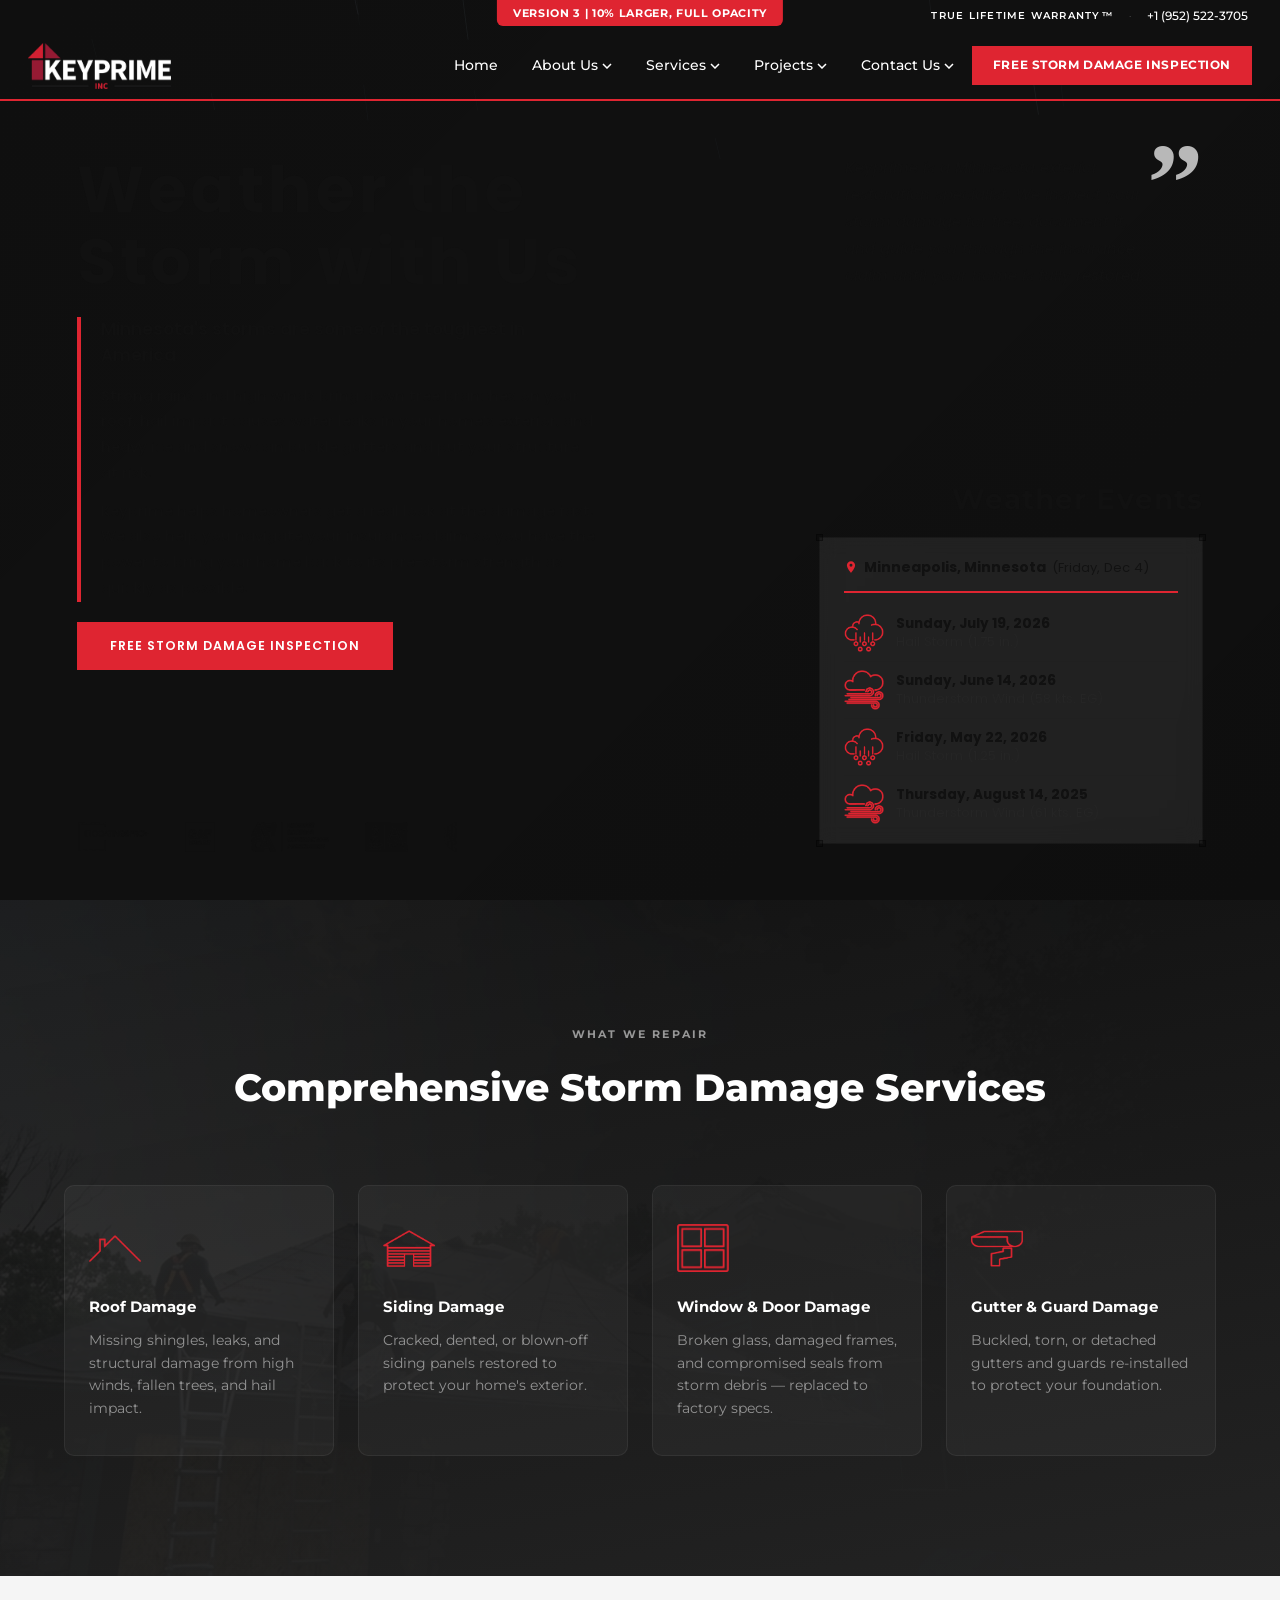
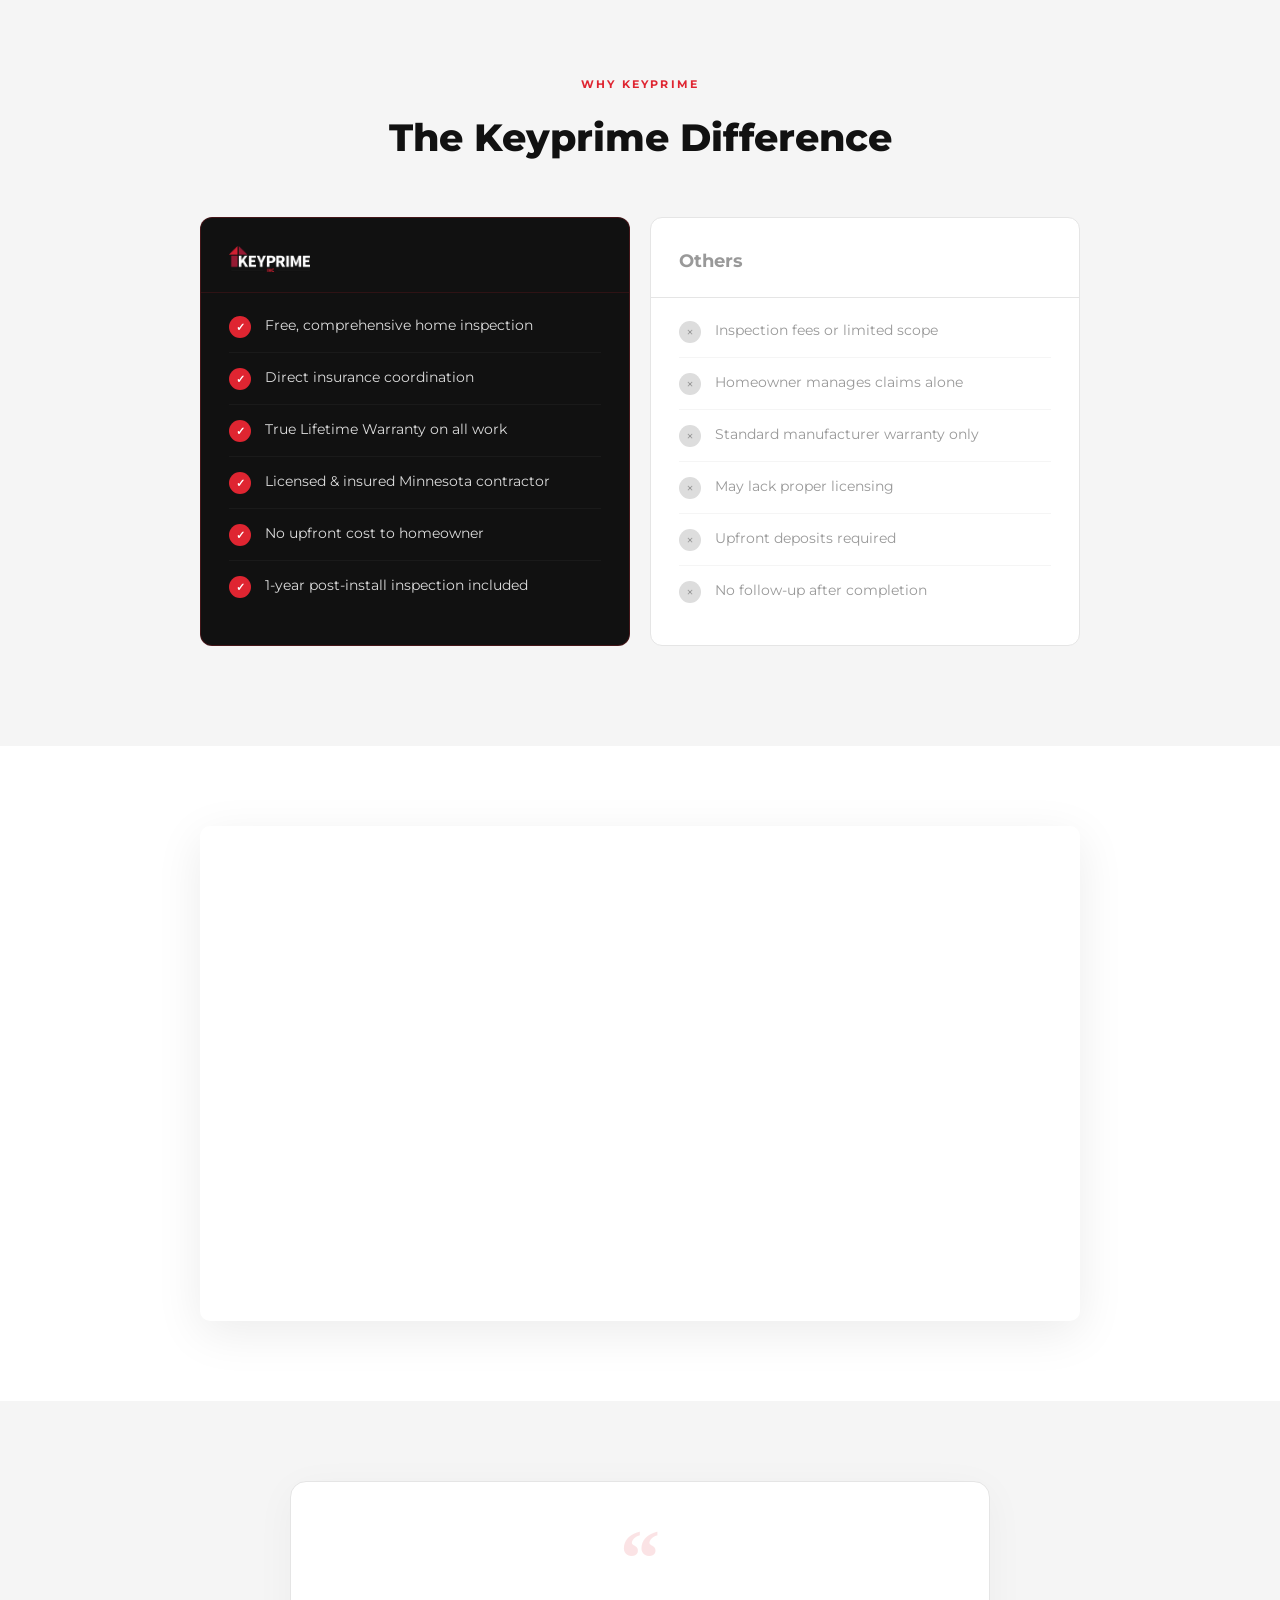
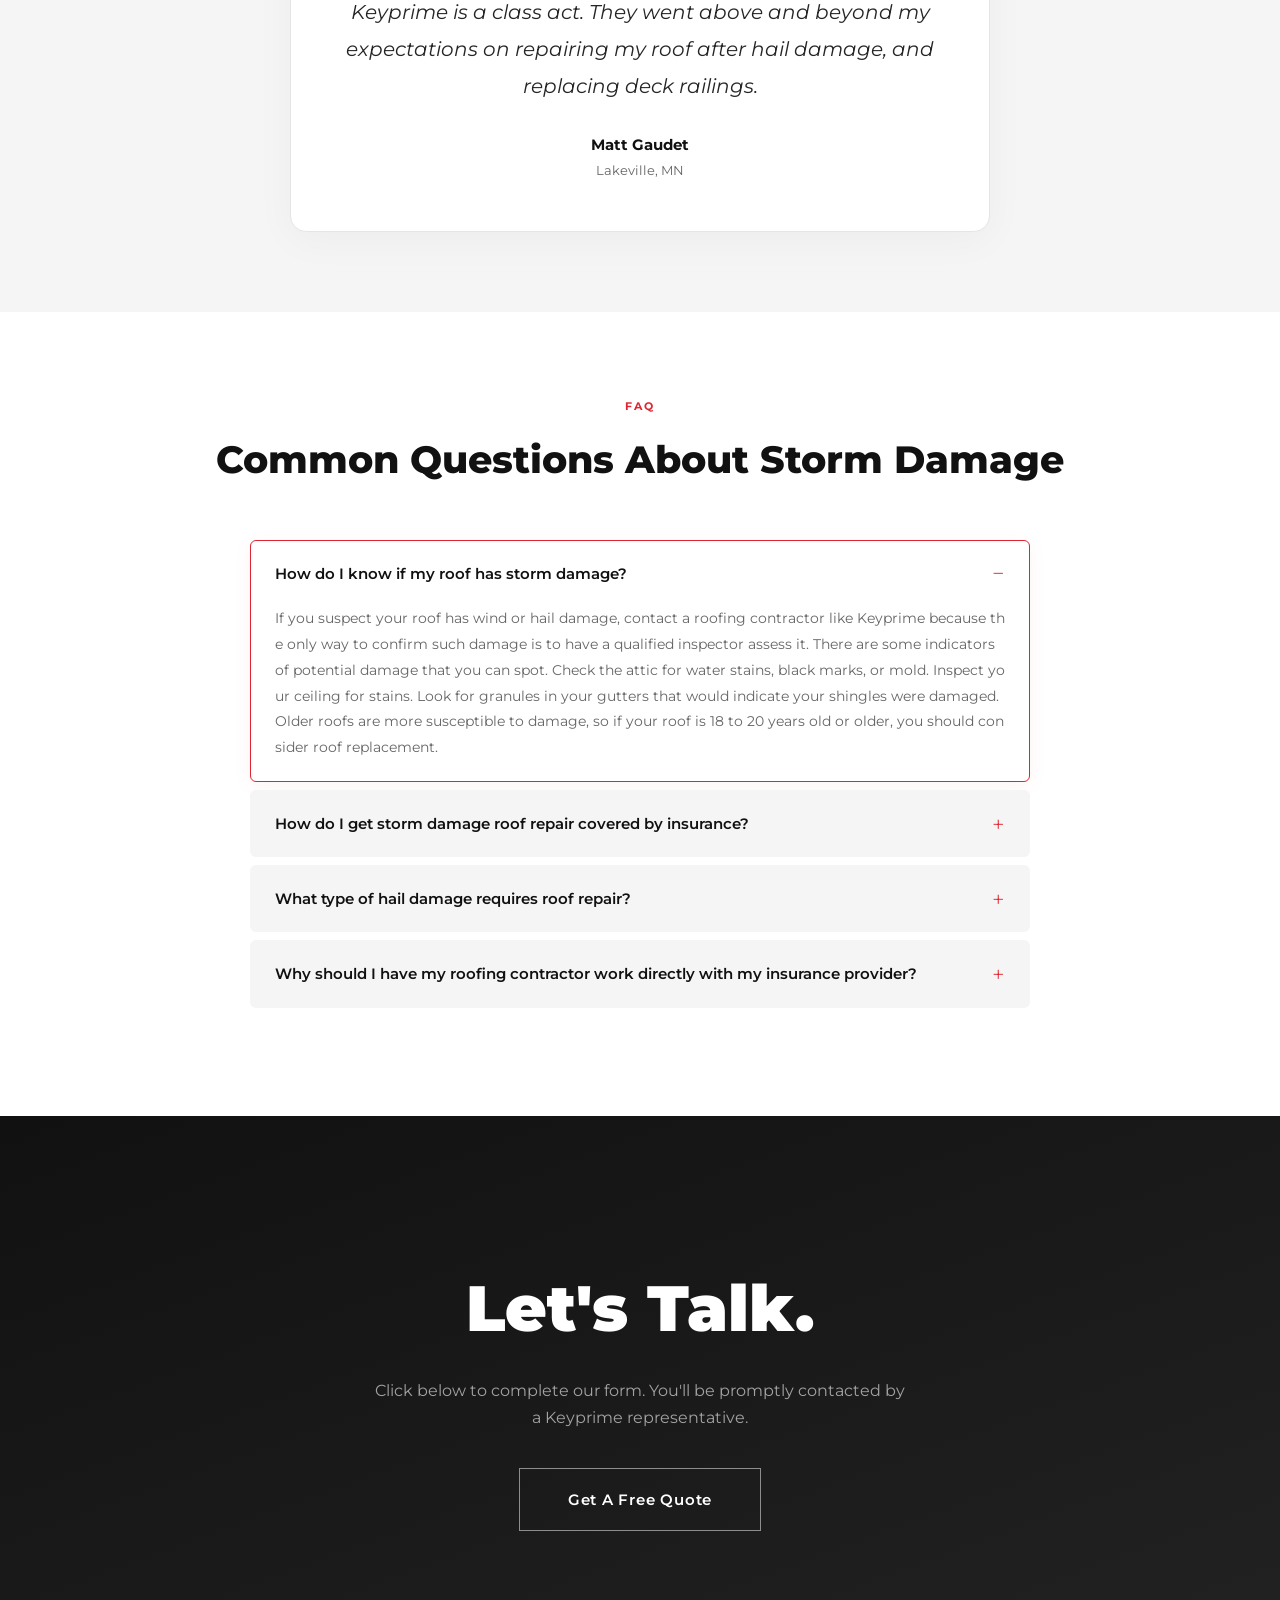
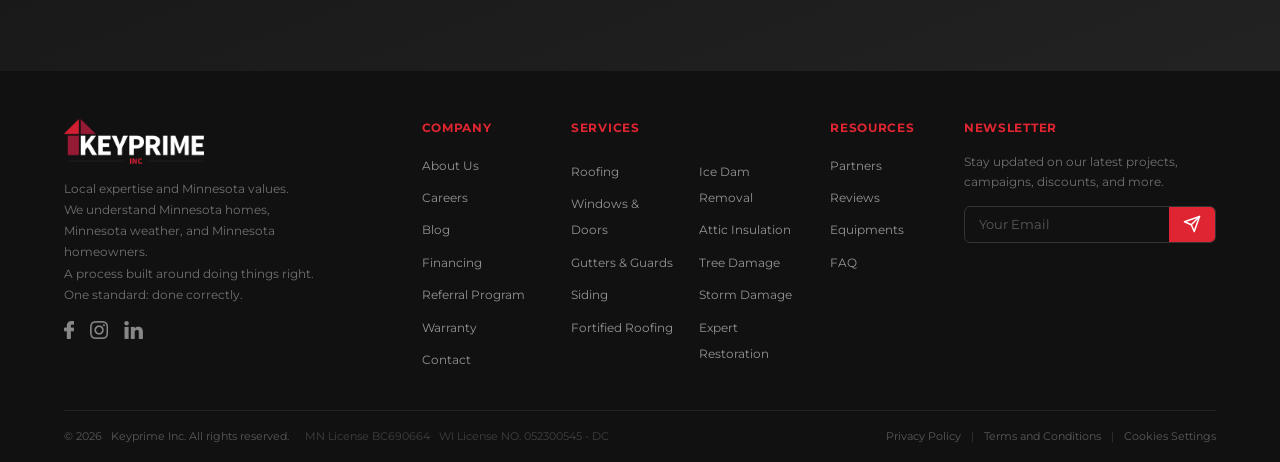
<file: ver3/index.html>
<!DOCTYPE html>
<html lang="en">
<head>
  <meta charset="UTF-8">
  <meta name="viewport" content="width=device-width, initial-scale=1.0">
  <title>Version 3 — Storm &amp; Hail Damage Repair | Keyprime Roofing</title>
  <meta name="description" content="Minnesota's trusted storm damage repair experts. Keyprime helps homeowners restore their homes fast with insurance claim assistance and a True Lifetime Warranty.">
  <link rel="preconnect" href="https://fonts.googleapis.com">
  <link rel="preconnect" href="https://fonts.gstatic.com" crossorigin>
  <link href="https://fonts.googleapis.com/css2?family=Archivo:wght@100;200;300;400&family=Montserrat:wght@300;400;500;600;700;800;900&family=Poppins:wght@300;400;500;600;700;800;900&display=swap" rel="stylesheet">
  <link rel="stylesheet" href="../css/style.css">
  <link rel="stylesheet" href="ver-override.css">
  <script src="https://fast.wistia.com/assets/external/E-v1.js" async></script>
</head>
<body>
  <div style="position:fixed;top:0;left:50%;transform:translateX(-50%);z-index:9999;background:var(--red);color:#fff;font-family:var(--font);font-size:.7rem;font-weight:700;padding:4px 16px;border-radius:0 0 6px 6px;letter-spacing:.06em;pointer-events:none;">VERSION 3 | 10% LARGER, FULL OPACITY</div>

  <!-- ===== TOP BAR (fixed, right-aligned like mockup) ===== -->
  <div class="top-bar" id="topBar">
    <div class="top-bar__inner">
      <span class="top-bar__warranty">TRUE LIFETIME WARRANTY&trade;</span>
      <span class="top-bar__sep">&middot;</span>
      <a href="tel:+19525223705" class="top-bar__phone">+1 (952) 522-3705</a>
    </div>
  </div>

  <!-- ===== NAVBAR (fixed, transparent over hero → solid on scroll) ===== -->
  <nav class="navbar navbar--hero" id="navbar">
    <div class="navbar__inner">
      <a href="https://keyprimeroofing.com" class="navbar__logo">
        <img src="../assets/logos/keyprime-logo-white.png" alt="Keyprime Inc." class="navbar__logo-img navbar__logo-img--white">
        <img src="../assets/logos/keyprime-logo-color.png" alt="Keyprime Inc." class="navbar__logo-img navbar__logo-img--color">
      </a>
      <button class="navbar__toggle" id="navToggle" aria-label="Toggle navigation">
        <span></span><span></span><span></span>
      </button>
      <ul class="navbar__menu" id="navMenu">
        <li class="navbar__item">
          <a href="https://keyprimeroofing.com" class="navbar__link">Home</a>
        </li>
        <li class="navbar__item navbar__item--dropdown">
          <a href="https://keyprimeroofing.com/about" class="navbar__link">About Us <svg width="10" height="6" viewBox="0 0 10 6"><path d="M1 1l4 4 4-4" stroke="currentColor" stroke-width="1.5" fill="none"/></svg></a>
          <ul class="navbar__dropdown">
            <li><a href="https://keyprimeroofing.com/about">Our Story</a></li>
            <li><a href="https://keyprimeroofing.com/reviews">Reviews</a></li>
            <li><a href="https://keyprimeroofing.com/hiring">Careers</a></li>
          </ul>
        </li>
        <li class="navbar__item navbar__item--dropdown">
          <a href="https://keyprimeroofing.com/services" class="navbar__link">Services <svg width="10" height="6" viewBox="0 0 10 6"><path d="M1 1l4 4 4-4" stroke="currentColor" stroke-width="1.5" fill="none"/></svg></a>
          <ul class="navbar__dropdown">
            <li><a href="https://keyprimeroofing.com/services/roofing">Roofing</a></li>
            <li><a href="https://keyprimeroofing.com/services/siding">Siding</a></li>
            <li><a href="https://keyprimeroofing.com/services/windows-and-doors">Windows &amp; Doors</a></li>
            <li><a href="https://keyprimeroofing.com/services/gutters-and-guards">Gutters &amp; Guards</a></li>
            <li><a href="https://keyprimeroofing.com/services/attic-insulation">Attic Insulation</a></li>
            <li><a href="https://keyprimeroofing.com/services/ice-dam-removal">Ice Dam Removal</a></li>
          </ul>
        </li>
        <li class="navbar__item navbar__item--dropdown">
          <a href="https://keyprimeroofing.com/projects" class="navbar__link">Projects <svg width="10" height="6" viewBox="0 0 10 6"><path d="M1 1l4 4 4-4" stroke="currentColor" stroke-width="1.5" fill="none"/></svg></a>
          <ul class="navbar__dropdown">
            <li><a href="https://keyprimeroofing.com/projects">Gallery</a></li>
            <li><a href="https://keyprimeroofing.com/blog">Blog</a></li>
          </ul>
        </li>
        <li class="navbar__item navbar__item--dropdown">
          <a href="https://keyprimeroofing.com/contact" class="navbar__link">Contact Us <svg width="10" height="6" viewBox="0 0 10 6"><path d="M1 1l4 4 4-4" stroke="currentColor" stroke-width="1.5" fill="none"/></svg></a>
          <ul class="navbar__dropdown">
            <li><a href="https://keyprimeroofing.com/contact">Get in Touch</a></li>
            <li><a href="https://keyprimeroofing.com/free-estimate">Free Estimate</a></li>
            <li><a href="https://keyprimeroofing.com/referral-program">Referral Program</a></li>
          </ul>
        </li>
        <li class="navbar__item">
          <a href="https://keyprimeroofing.com/free-estimate" class="navbar__link navbar__link--cta">FREE STORM DAMAGE INSPECTION</a>
        </li>
      </ul>
    </div>
    <div class="navbar__accent"></div>
  </nav>

  <!-- Mobile nav overlay -->
  <div class="nav-overlay" id="navOverlay"></div>

  <!-- ===== HERO (fixed, full viewport — content scrolls over it) ===== -->
  <section class="hero" id="hero">
    <canvas id="stormCanvas" class="storm-canvas"></canvas>
    <div class="hero__media">
      <video class="hero__video" autoplay muted loop playsinline>
        <source src="../assets/videos/storm-hero-video.mp4" type="video/mp4">
      </video>
    </div>
    <div class="hero__overlay"></div>

    <!-- Hero text content (left side) -->
    <div class="hero__content">
      <h1 class="hero__heading hero-anim">Weather the<br>Storm with Us</h1>
      <div class="hero__body">
        <h2 class="hero__sub hero-anim" data-delay="200">Minnesota's storms are some of the toughest in America</h2>
        <p class="hero__text hero-anim" data-delay="400">Strong rains and high winds bring down tree branches on your roof, hail impact causes water leaks in your home's exterior, and heavy ice and snow can buckle gutters and put your structure at risk.</p>
        <p class="hero__text hero-anim" data-delay="550">Keyprime helps homeowners get a real look at the damage fast. We also help you navigate your insurance claim so you have the power to bring your home back to its pre-storm strength as quickly as possible.</p>
      </div>
      <a href="https://keyprimeroofing.com/free-estimate" class="btn btn--hero-fill hero-anim" data-delay="700">FREE STORM DAMAGE INSPECTION</a>
    </div>

    <!-- Quote (top right) -->
    <div class="hero__quote hero-anim" data-delay="400">
      <p class="hero__quote-text"><em>Keyprime is a Minnesota exterior restoration specialist. We inspect your storm damage for free, document it, and guide you through the insurance claim until your home is fully restored.</em></p>
      <span class="hero__qm">&rdquo;</span>
    </div>

    <!-- Weather History (bottom right) -->
    <div class="hero__wh hero-anim" data-delay="500">
      <h3 class="wh__title">Weather Events</h3>
      <div class="wh__card">
        <span class="wh__corner wh__corner--tl"></span>
        <span class="wh__corner wh__corner--tr"></span>
        <span class="wh__corner wh__corner--bl"></span>
        <span class="wh__corner wh__corner--br"></span>
        <div class="wh__header">
          <div class="wh__location">
            <svg class="wh__pin" viewBox="0 0 24 24" width="14" height="14" fill="#DF2531" stroke="none"><path d="M12 2C8.13 2 5 5.13 5 9c0 5.25 7 13 7 13s7-7.75 7-13c0-3.87-3.13-7-7-7zm0 9.5a2.5 2.5 0 1 1 0-5 2.5 2.5 0 0 1 0 5z"/></svg>
            <span class="wh__city" id="whCity">Minneapolis, Minnesota</span>
            <span class="wh__date" id="whDate"></span>
          </div>
        </div>
        <div class="wh__tabs" id="whTabs">
          <button class="wh__tab wh__tab--active" data-years="2"</button>
        </div>
        <div class="wh__events" id="whEvents">
          <div class="wh__loading">Loading weather events&hellip;</div>
        </div>
      </div>
    </div>

    <!-- Partner / certification logos — scrolling marquee -->
    <div class="hero__partners">
      <div class="partners__track">
        <img src="../assets/logos/coatings-pro+.png" alt="CoatingsPro+">
        <img src="../assets/logos/gaf.png" alt="GAF">
        <img src="../assets/logos/mrca.png" alt="MRCA">
        <img src="../assets/logos/bbb.png" alt="BBB">
        <img src="../assets/logos/mule-hide.png" alt="Mule-Hide">
        <img src="../assets/logos/nrca.png" alt="NRCA">
        <img src="../assets/logos/owens-corning.png" alt="Owens Corning">
        <img src="../assets/logos/velux.png" alt="Velux">
        <img src="../assets/logos/coatings-pro+.png" alt="CoatingsPro+">
        <img src="../assets/logos/gaf.png" alt="GAF">
        <img src="../assets/logos/mrca.png" alt="MRCA">
        <img src="../assets/logos/bbb.png" alt="BBB">
        <img src="../assets/logos/mule-hide.png" alt="Mule-Hide">
        <img src="../assets/logos/nrca.png" alt="NRCA">
        <img src="../assets/logos/owens-corning.png" alt="Owens Corning">
        <img src="../assets/logos/velux.png" alt="Velux">
      </div>
    </div>
  </section>

  <!-- ===== SCROLLABLE PAGE CONTENT (slides over the fixed hero) ===== -->
  <div class="page-content">

    <!-- ===== DAMAGE TYPES ===== -->
    <section class="services">
      <div class="services__bg" data-parallax="0.1">
        <img src="../assets/images/storm-hero-desktop.png" alt="" loading="lazy">
      </div>
      <div class="services__overlay"></div>
      <div class="container services__content">
        <span class="tag tag--light anim-in">What We Repair</span>
        <h2 class="services__heading anim-in" data-delay="100">Comprehensive Storm Damage Services</h2>
        <div class="services__grid">
          <div class="service-card anim-slide-right" data-delay="0">
            <div class="service-card__icon">
              <img src="../assets/icons/repairs/roof.png" alt="Roof damage icon">
            </div>
            <h3>Roof Damage</h3>
            <p>Missing shingles, leaks, and structural damage from high winds, fallen trees, and hail impact.</p>
          </div>
          <div class="service-card anim-slide-right" data-delay="150">
            <div class="service-card__icon">
              <img src="../assets/icons/repairs/siding.png" alt="Siding damage icon">
            </div>
            <h3>Siding Damage</h3>
            <p>Cracked, dented, or blown-off siding panels restored to protect your home's exterior.</p>
          </div>
          <div class="service-card anim-slide-right" data-delay="300">
            <div class="service-card__icon">
              <img src="../assets/icons/repairs/window-door.png" alt="Window and door damage icon">
            </div>
            <h3>Window &amp; Door Damage</h3>
            <p>Broken glass, damaged frames, and compromised seals from storm debris — replaced to factory specs.</p>
          </div>
          <div class="service-card anim-slide-right" data-delay="450">
            <div class="service-card__icon">
              <img src="../assets/icons/repairs/gutter-guard.png" alt="Gutter and guard damage icon">
            </div>
            <h3>Gutter &amp; Guard Damage</h3>
            <p>Buckled, torn, or detached gutters and guards re-installed to protect your foundation.</p>
          </div>
        </div>
      </div>
    </section>

    <!-- ===== KEYPRIME vs OTHERS ===== -->
    <section class="comparison">
      <div class="container">
        <span class="tag tag--center anim-in">Why Keyprime</span>
        <h2 class="comparison__heading anim-in" data-delay="100">The Keyprime Difference</h2>
        <div class="comparison__table">
          <div class="comparison__col comparison__col--kp anim-in" data-delay="100">
            <div class="comparison__header">
              <img src="../assets/logos/keyprime-logo-white.png" alt="Keyprime" height="32">
            </div>
            <ul class="comparison__list">
              <li><span class="check">&#10003;</span> Free, comprehensive home inspection</li>
              <li><span class="check">&#10003;</span> Direct insurance coordination</li>
              <li><span class="check">&#10003;</span> True Lifetime Warranty on all work</li>
              <li><span class="check">&#10003;</span> Licensed &amp; insured Minnesota contractor</li>
              <li><span class="check">&#10003;</span> No upfront cost to homeowner</li>
              <li><span class="check">&#10003;</span> 1-year post-install inspection included</li>
            </ul>
          </div>
          <div class="comparison__col comparison__col--others anim-in" data-delay="250">
            <div class="comparison__header">
              <span>Others</span>
            </div>
            <ul class="comparison__list">
              <li><span class="cross">&times;</span> Inspection fees or limited scope</li>
              <li><span class="cross">&times;</span> Homeowner manages claims alone</li>
              <li><span class="cross">&times;</span> Standard manufacturer warranty only</li>
              <li><span class="cross">&times;</span> May lack proper licensing</li>
              <li><span class="cross">&times;</span> Upfront deposits required</li>
              <li><span class="cross">&times;</span> No follow-up after completion</li>
            </ul>
          </div>
        </div>
        <!-- Mobile accordion (hidden on desktop, shown via CSS at 768px) -->
        <div class="comparison__accordion">
          <div class="comparison__col comparison__col--kp">
            <div class="comparison__acc-list" id="compAccordion">
              <div class="comparison__acc-item" data-index="0">
                <div class="comparison__acc-kp">
                  <span class="check">&#10003;</span>
                  <span>Free, comprehensive home inspection</span>
                  <svg class="comparison__acc-chevron" viewBox="0 0 16 16" fill="none" stroke="currentColor" stroke-width="2"><path d="M4 6l4 4 4-4"/></svg>
                </div>
                <div class="comparison__acc-others">
                  <div class="comparison__acc-others-inner">
                    <span class="comparison__acc-others-label">VS Others |</span>
                    <span class="comparison__acc-others-data">Inspection fees or limited scope</span>
                  </div>
                </div>
              </div>
              <div class="comparison__acc-item" data-index="1">
                <div class="comparison__acc-kp">
                  <span class="check">&#10003;</span>
                  <span>Direct insurance coordination</span>
                  <svg class="comparison__acc-chevron" viewBox="0 0 16 16" fill="none" stroke="currentColor" stroke-width="2"><path d="M4 6l4 4 4-4"/></svg>
                </div>
                <div class="comparison__acc-others">
                  <div class="comparison__acc-others-inner">
                    <span class="comparison__acc-others-label">VS Others |</span>
                    <span class="comparison__acc-others-data">Homeowner manages claims alone</span>
                  </div>
                </div>
              </div>
              <div class="comparison__acc-item" data-index="2">
                <div class="comparison__acc-kp">
                  <span class="check">&#10003;</span>
                  <span>True Lifetime Warranty on all work</span>
                  <svg class="comparison__acc-chevron" viewBox="0 0 16 16" fill="none" stroke="currentColor" stroke-width="2"><path d="M4 6l4 4 4-4"/></svg>
                </div>
                <div class="comparison__acc-others">
                  <div class="comparison__acc-others-inner">
                    <span class="comparison__acc-others-label">VS Others |</span>
                    <span class="comparison__acc-others-data">Standard manufacturer warranty only</span>
                  </div>
                </div>
              </div>
              <div class="comparison__acc-item" data-index="3">
                <div class="comparison__acc-kp">
                  <span class="check">&#10003;</span>
                  <span>Licensed &amp; insured Minnesota contractor</span>
                  <svg class="comparison__acc-chevron" viewBox="0 0 16 16" fill="none" stroke="currentColor" stroke-width="2"><path d="M4 6l4 4 4-4"/></svg>
                </div>
                <div class="comparison__acc-others">
                  <div class="comparison__acc-others-inner">
                    <span class="comparison__acc-others-label">VS Others |</span>
                    <span class="comparison__acc-others-data">May lack proper licensing</span>
                  </div>
                </div>
              </div>
              <div class="comparison__acc-item" data-index="4">
                <div class="comparison__acc-kp">
                  <span class="check">&#10003;</span>
                  <span>No upfront cost to homeowner</span>
                  <svg class="comparison__acc-chevron" viewBox="0 0 16 16" fill="none" stroke="currentColor" stroke-width="2"><path d="M4 6l4 4 4-4"/></svg>
                </div>
                <div class="comparison__acc-others">
                  <div class="comparison__acc-others-inner">
                    <span class="comparison__acc-others-label">VS Others |</span>
                    <span class="comparison__acc-others-data">Upfront deposits required</span>
                  </div>
                </div>
              </div>
              <div class="comparison__acc-item" data-index="5">
                <div class="comparison__acc-kp">
                  <span class="check">&#10003;</span>
                  <span>1-year post-install inspection included</span>
                  <svg class="comparison__acc-chevron" viewBox="0 0 16 16" fill="none" stroke="currentColor" stroke-width="2"><path d="M4 6l4 4 4-4"/></svg>
                </div>
                <div class="comparison__acc-others">
                  <div class="comparison__acc-others-inner">
                    <span class="comparison__acc-others-label">VS Others |</span>
                    <span class="comparison__acc-others-data">No follow-up after completion</span>
                  </div>
                </div>
              </div>
            </div>
          </div>
        </div>
      </div>
    </section>

    <!-- ===== VIDEO ===== -->
    <section class="video-section">
      <div class="container">
        <div class="video-section__wrap anim-in">
          <div class="wistia_responsive_padding" style="padding:56.25% 0 0 0;position:relative;">
            <div class="wistia_responsive_wrapper" style="height:100%;left:0;position:absolute;top:0;width:100%;">
              <iframe src="https://fast.wistia.net/embed/iframe/1poab6ta7n?seo=true&videoFoam=true&playerColor=DF2531" title="Keyprime Video" allow="autoplay; fullscreen" allowtransparency="true" frameborder="0" scrolling="no" class="wistia_embed" name="wistia_embed" style="width:100%;height:100%;"></iframe>
            </div>
          </div>
        </div>
      </div>
    </section>

    <!-- ===== TESTIMONIAL ===== -->
    <section class="testimonial">
      <div class="container">
        <div class="testimonial__inner anim-in">
          <div class="testimonial__mark">&ldquo;</div>
          <blockquote>
            <p>Keyprime is a class act. They went above and beyond my expectations on repairing my roof after hail damage, and replacing deck railings.</p>
          </blockquote>
          <div class="testimonial__author">
            <strong>Matt Gaudet</strong>
            <span>Lakeville, MN</span>
          </div>
        </div>
      </div>
    </section>

    <!-- ===== FAQ ===== -->
    <section class="faq" id="faq">
      <div class="container">
        <div class="faq__header">
          <span class="tag anim-in">FAQ</span>
          <h2 class="faq__heading anim-in" data-delay="100">Common Questions About Storm Damage</h2>
        </div>
        <div class="faq__list">
          <details class="faq__item anim-in" data-delay="0" open>
            <summary>How do I know if my roof has storm damage?</summary>
            <div class="faq__answer">
              <p>If you suspect your roof has wind or hail damage, contact a roofing contractor like Keyprime because the only way to confirm such damage is to have a qualified inspector assess it. There are some indicators of potential damage that you can spot. Check the attic for water stains, black marks, or mold. Inspect your ceiling for stains. Look for granules in your gutters that would indicate your shingles were damaged. Older roofs are more susceptible to damage, so if your roof is 18 to 20 years old or older, you should consider roof replacement.</p>
            </div>
          </details>
          <details class="faq__item anim-in" data-delay="80">
            <summary>How do I get storm damage roof repair covered by insurance?</summary>
            <div class="faq__answer">
              <p>Once you suspect your roof has storm damage, contact your insurance provider to confirm what type of policy you have, how long it will take to process a claim, and if estimates will be required for repairs. You have two years after the date of damage to report it to your insurance company. Once you contact your insurer, contact Keyprime. Our qualified inspectors are trained to identify storm damage and our experienced staff will work with insurance to get storm damage to your roof repaired quickly and correctly.</p>
            </div>
          </details>
          <details class="faq__item anim-in" data-delay="160">
            <summary>What type of hail damage requires roof repair?</summary>
            <div class="faq__answer">
              <p>Depending on the size of the hail damage, different types of repairs will be more useful. The type of repair would depend on how deep and wide the hole is. A roofing contractor will be able to determine if a repair or replacement is needed.</p>
            </div>
          </details>
          <details class="faq__item anim-in" data-delay="240">
            <summary>Why should I have my roofing contractor work directly with my insurance provider?</summary>
            <div class="faq__answer">
              <p>Keyprime not only inspects roofs for storm damage, but can also work directly with your insurance provider to get the damage repaired quickly with no upfront cost to you. Keyprime employs a team of experienced professionals that specialize in working through insurance claims to make sure they are processed properly and on time.</p>
            </div>
          </details>
        </div>
      </div>
    </section>

    <!-- ===== CTA — LET'S TALK ===== -->
    <section class="cta">
      <div class="cta__bg" data-parallax="0.18">
        <img src="../assets/images/team-photo.png" alt="" loading="lazy">
      </div>
      <div class="cta__overlay"></div>
      <div class="container cta__content">
        <h2 class="anim-in">Let's Talk.</h2>
        <p class="anim-in" data-delay="100">Click below to complete our form. You'll be promptly contacted by a Keyprime representative.</p>
        <a href="https://keyprimeroofing.com/free-estimate" class="btn btn--cta-light btn--lg anim-in" data-delay="200">Get A Free Quote</a>
      </div>
    </section>

    <!-- ===== FOOTER ===== -->
    <footer class="footer">
      <div class="container">
        <!-- Desktop footer (hidden on mobile) -->
        <div class="footer__top">
          <div class="footer__brand">
            <img src="../assets/logos/keyprime-logo-white.png" alt="Keyprime Inc." width="140">
            <div class="footer__tagline">
              <p>Local expertise and Minnesota values.<br>We understand Minnesota homes,<br>Minnesota weather, and Minnesota<br>homeowners.<br>A process built around doing things right.<br>One standard: done correctly.</p>
            </div>
            <div class="footer__social">
              <a href="https://www.facebook.com/keyprimeroofing" aria-label="Facebook"><img src="../assets/icons/fb-icon.png" alt="" class="social-icon"></a>
              <a href="https://www.instagram.com/keyprimeroofing" aria-label="Instagram"><img src="../assets/icons/ig-icon.png" alt="" class="social-icon"></a>
              <a href="https://www.linkedin.com/company/keyprimeroofing" aria-label="LinkedIn"><img src="../assets/icons/linkedin-icon.png" alt="" class="social-icon"></a>
            </div>
          </div>
          <div class="footer__links">
            <div class="footer__col">
              <h4>Company</h4>
              <ul>
                <li><a href="https://keyprimeroofing.com/about">About Us</a></li>
                <li><a href="https://keyprimeroofing.com/hiring">Careers</a></li>
                <li><a href="https://keyprimeroofing.com/blog">Blog</a></li>
                <li><a href="https://keyprimeroofing.com/financing">Financing</a></li>
                <li><a href="https://keyprimeroofing.com/referral-program">Referral Program</a></li>
                <li><a href="https://keyprimeroofing.com/warranty">Warranty</a></li>
                <li><a href="https://keyprimeroofing.com/contact">Contact</a></li>
              </ul>
            </div>
            <div class="footer__col footer__col--services">
              <h4>Services</h4>
              <ul>
                <li><a href="https://keyprimeroofing.com/services/roofing">Roofing</a></li>
                <li><a href="https://keyprimeroofing.com/services/windows-and-doors">Windows &amp; Doors</a></li>
                <li><a href="https://keyprimeroofing.com/services/gutters-and-guards">Gutters &amp; Guards</a></li>
                <li><a href="https://keyprimeroofing.com/services/siding">Siding</a></li>
                <li><a href="https://keyprimeroofing.com/services/fortified-roofing">Fortified Roofing</a></li>
              </ul>
              <ul>
                <li><a href="https://keyprimeroofing.com/services/ice-dam-removal">Ice Dam Removal</a></li>
                <li><a href="https://keyprimeroofing.com/services/attic-insulation">Attic Insulation</a></li>
                <li><a href="https://keyprimeroofing.com/tree-damage">Tree Damage</a></li>
                <li><a href="https://keyprimeroofing.com/services/storm-repair">Storm Damage</a></li>
                <li><a href="https://keyprimeroofing.com/expert-restoration">Expert Restoration</a></li>
              </ul>
            </div>
            <div class="footer__col">
              <h4>Resources</h4>
              <ul>
                <li><a href="https://keyprimeroofing.com/partners">Partners</a></li>
                <li><a href="https://keyprimeroofing.com/reviews">Reviews</a></li>
                <li><a href="https://keyprimeroofing.com/equipment">Equipments</a></li>
                <li><a href="#faq">FAQ</a></li>
              </ul>
            </div>
            <div class="footer__col footer__col--newsletter">
              <h4>Newsletter</h4>
              <p class="footer__nl-desc">Stay updated on our latest projects, campaigns, discounts, and more.</p>
              <form class="footer__newsletter-form" onsubmit="return false;">
                <input type="email" placeholder="Your Email" required>
                <button type="submit" aria-label="Subscribe">
                  <svg viewBox="0 0 24 24" width="18" height="18" fill="none" stroke="currentColor" stroke-width="2" stroke-linecap="round" stroke-linejoin="round"><line x1="22" y1="2" x2="11" y2="13"/><polygon points="22 2 15 22 11 13 2 9 22 2"/></svg>
                </button>
              </form>
            </div>
          </div>
        </div>
        <!-- Mobile footer links (hidden on desktop) -->
        <div class="footer__links--mobile">
          <div class="footer__col--mobile">
            <h4>Company</h4>
            <ul>
              <li><a href="https://keyprimeroofing.com/about">About Us</a></li>
              <li><a href="https://keyprimeroofing.com/hiring">Careers</a></li>
              <li><a href="https://keyprimeroofing.com/blog">Blog</a></li>
              <li><a href="https://keyprimeroofing.com/financing">Financing</a></li>
              <li><a href="https://keyprimeroofing.com/referral-program">Referral Program</a></li>
              <li><a href="https://keyprimeroofing.com/warranty">Warranty</a></li>
              <li><a href="https://keyprimeroofing.com/contact">Contact</a></li>
            </ul>
          </div>
          <div class="footer__col--mobile footer__col--services-mobile">
            <h4>Services</h4>
            <ul>
              <li><a href="https://keyprimeroofing.com/services/roofing">Roofing</a></li>
              <li><a href="https://keyprimeroofing.com/services/windows-and-doors">Windows &amp; Doors</a></li>
              <li><a href="https://keyprimeroofing.com/services/gutters-and-guards">Gutters &amp; Guards</a></li>
              <li><a href="https://keyprimeroofing.com/services/siding">Siding</a></li>
              <li><a href="https://keyprimeroofing.com/services/fortified-roofing">Fortified Roofing</a></li>
            </ul>
            <ul>
              <li><a href="https://keyprimeroofing.com/services/ice-dam-removal">Ice Dam Removal</a></li>
              <li><a href="https://keyprimeroofing.com/services/attic-insulation">Attic Insulation</a></li>
              <li><a href="https://keyprimeroofing.com/tree-damage">Tree Damage</a></li>
              <li><a href="https://keyprimeroofing.com/services/storm-repair">Storm Damage</a></li>
              <li><a href="https://keyprimeroofing.com/expert-restoration">Expert Restoration</a></li>
            </ul>
          </div>
          <div class="footer__col--mobile">
            <h4>Resources</h4>
            <ul>
              <li><a href="https://keyprimeroofing.com/partners">Partners</a></li>
              <li><a href="https://keyprimeroofing.com/reviews">Reviews</a></li>
              <li><a href="https://keyprimeroofing.com/equipment">Equipments</a></li>
              <li><a href="#faq">FAQ</a></li>
            </ul>
          </div>
          <div class="footer__newsletter--mobile">
            <h4>Newsletter</h4>
            <p>Stay updated on our latest projects, campaigns, discounts, and more.</p>
            <form class="footer__newsletter-form" onsubmit="return false;">
              <input type="email" placeholder="Your Email" required>
              <button type="submit" aria-label="Subscribe">
                <svg viewBox="0 0 24 24" width="18" height="18" fill="none" stroke="currentColor" stroke-width="2" stroke-linecap="round" stroke-linejoin="round"><line x1="22" y1="2" x2="11" y2="13"/><polygon points="22 2 15 22 11 13 2 9 22 2"/></svg>
              </button>
            </form>
          </div>
        </div>
        <div class="footer__bottom">
          <div class="footer__bottom-left">
            <span class="footer__copy">&copy; 2026 &nbsp; Keyprime Inc. All rights reserved.</span>
            <span class="footer__licenses">MN License BC690664 &nbsp; WI License NO. 052300545 - DC</span>
          </div>
          <div class="footer__bottom-mobile">
            <div class="footer__social">
              <a href="https://www.facebook.com/keyprimeroofing" aria-label="Facebook"><img src="../assets/icons/fb-icon.png" alt="" class="social-icon"></a>
              <a href="https://www.instagram.com/keyprimeroofing" aria-label="Instagram"><img src="../assets/icons/ig-icon.png" alt="" class="social-icon"></a>
              <a href="https://www.linkedin.com/company/keyprimeroofing" aria-label="LinkedIn"><img src="../assets/icons/linkedin-icon.png" alt="" class="social-icon"></a>
            </div>
            <div class="footer__tagline--mobile">
              <p>Local expertise and Minnesota values.</p>
              <p>We understand Minnesota homes, Minnesota weather, and Minnesota homeowners.</p>
              <p>A process built around doing things right.</p>
              <p>One standard: done correctly.</p>
            </div>
            <div class="footer__logo-bottom">
              <img src="../assets/logos/keyprime-logo-white.png" alt="Keyprime Inc.">
            </div>
          </div>
          <div class="footer__legal">
            <a href="https://keyprimeroofing.com/privacy-policy">Privacy Policy</a>
            <span>|</span>
            <a href="https://keyprimeroofing.com/terms-and-conditions">Terms and Conditions</a>
            <span>|</span>
            <a href="#">Cookies Settings</a>
          </div>
          <p class="footer__copy--mobile">&copy; 2026 &nbsp; Keyprime Inc.</p>
          <p class="footer__licenses--mobile">All rights reserved. MN License BC690664 WI License NO. 052300545 - DC</p>
        </div>
      </div>
    </footer>

  </div><!-- /.page-content -->

  <!-- Side tab -->
  <a href="https://keyprimeroofing.com/free-estimate" class="side-tab">Get Instant Quote</a>

  <script src="../js/main.js"></script>
</body>
</html>
</file>
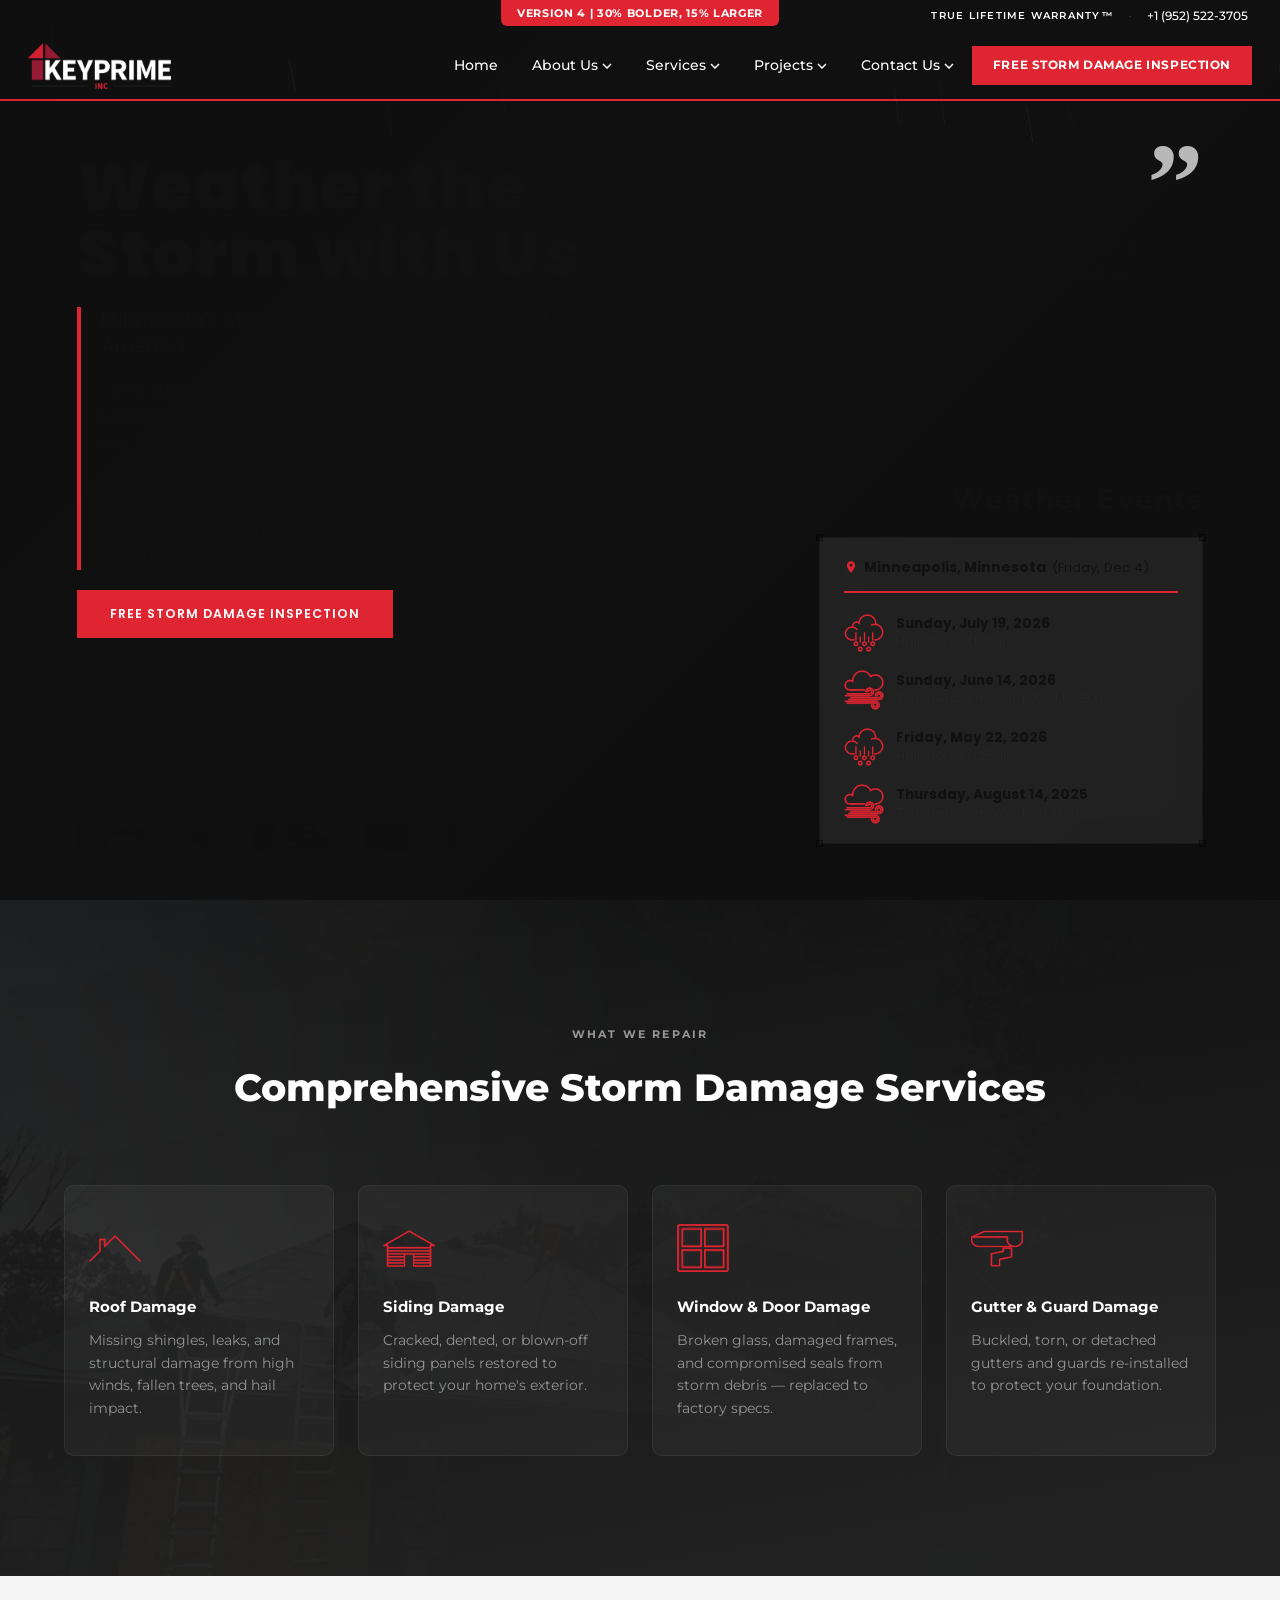
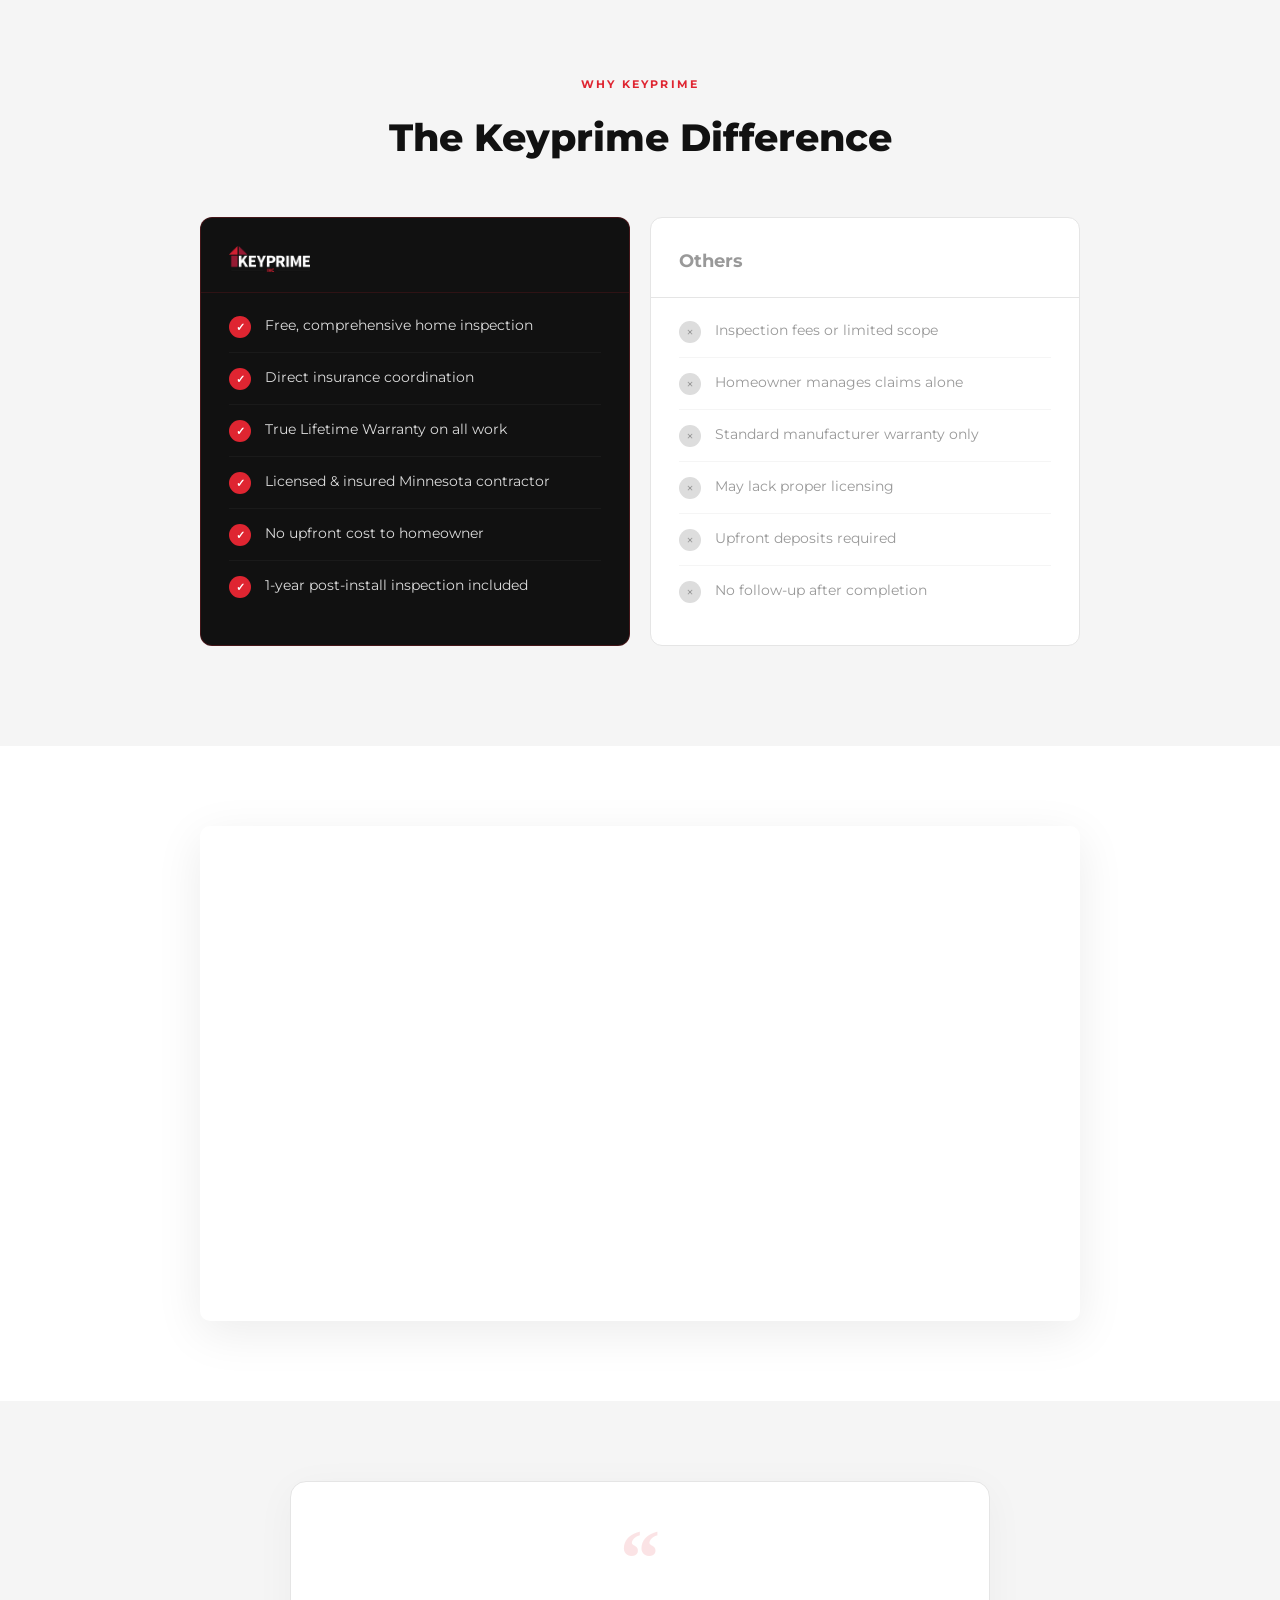
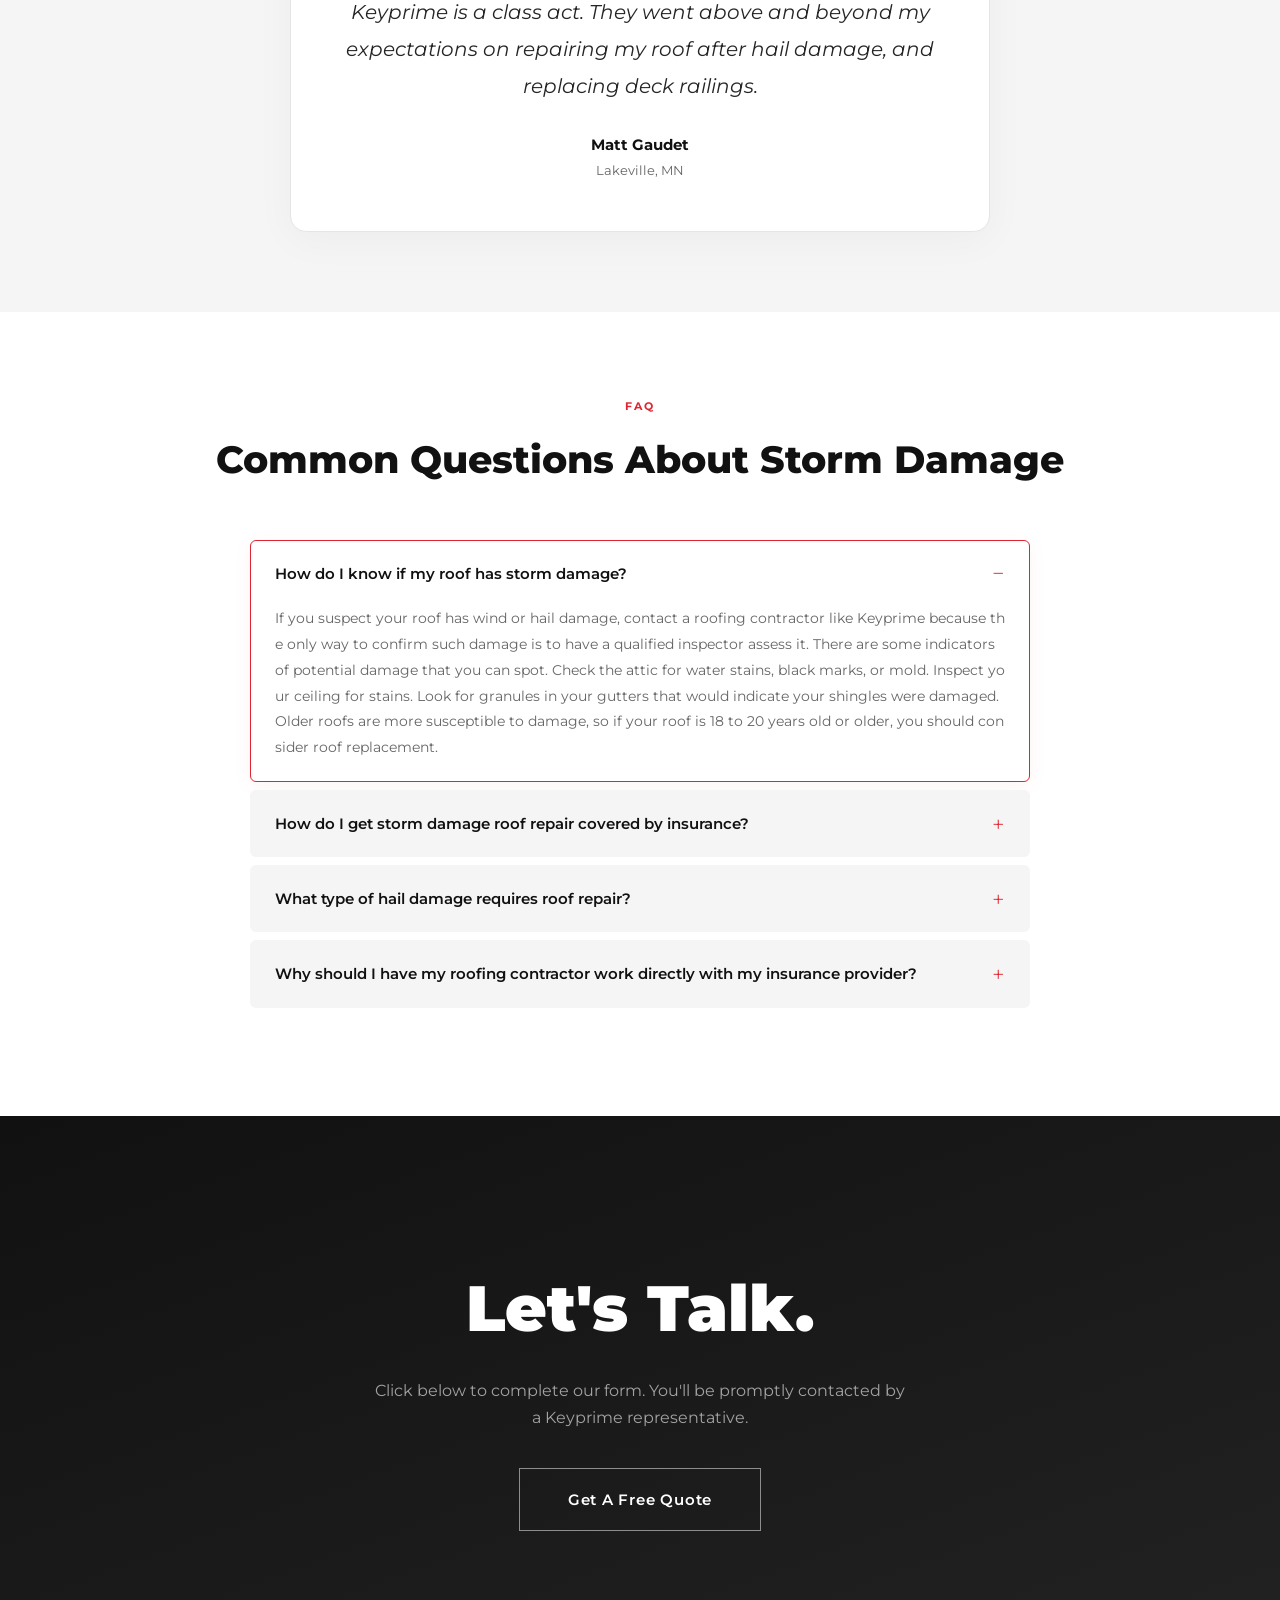
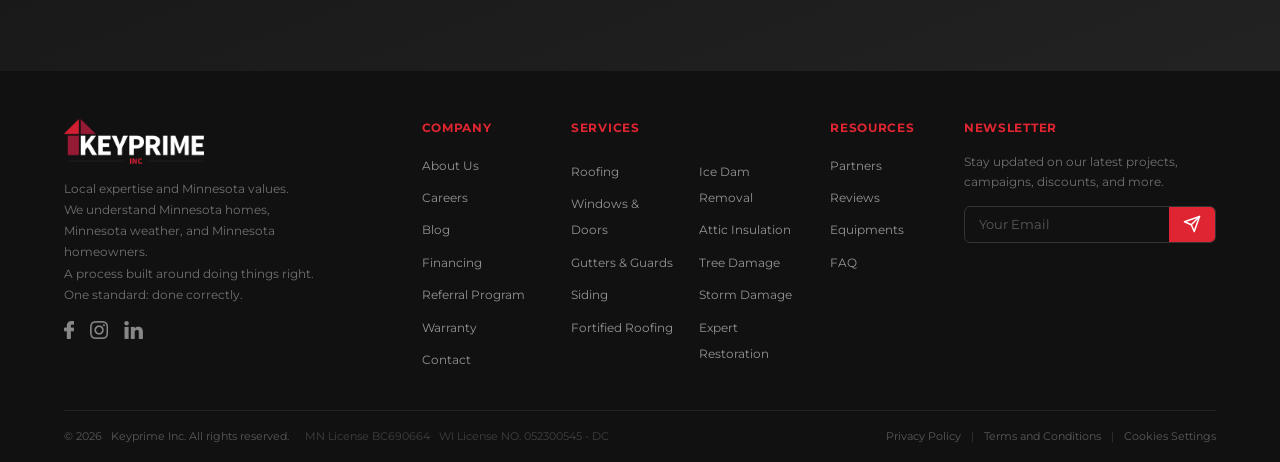
<file: ver4/index.html>
<!DOCTYPE html>
<html lang="en">
<head>
  <meta charset="UTF-8">
  <meta name="viewport" content="width=device-width, initial-scale=1.0">
  <title>Version 4 — Storm &amp; Hail Damage Repair | Keyprime Roofing</title>
  <meta name="description" content="Minnesota's trusted storm damage repair experts. Keyprime helps homeowners restore their homes fast with insurance claim assistance and a True Lifetime Warranty.">
  <link rel="preconnect" href="https://fonts.googleapis.com">
  <link rel="preconnect" href="https://fonts.gstatic.com" crossorigin>
  <link href="https://fonts.googleapis.com/css2?family=Archivo:wght@100;200;300;400&family=Montserrat:wght@300;400;500;600;700;800;900&family=Poppins:wght@300;400;500;600;700;800;900&display=swap" rel="stylesheet">
  <link rel="stylesheet" href="../css/style.css">
  <link rel="stylesheet" href="ver-override.css">
  <script src="https://fast.wistia.com/assets/external/E-v1.js" async></script>
</head>
<body>
  <div style="position:fixed;top:0;left:50%;transform:translateX(-50%);z-index:9999;background:var(--red);color:#fff;font-family:var(--font);font-size:.7rem;font-weight:700;padding:4px 16px;border-radius:0 0 6px 6px;letter-spacing:.06em;pointer-events:none;">VERSION 4 | 30% BOLDER, 15% LARGER</div>

  <!-- ===== TOP BAR (fixed, right-aligned like mockup) ===== -->
  <div class="top-bar" id="topBar">
    <div class="top-bar__inner">
      <span class="top-bar__warranty">TRUE LIFETIME WARRANTY&trade;</span>
      <span class="top-bar__sep">&middot;</span>
      <a href="tel:+19525223705" class="top-bar__phone">+1 (952) 522-3705</a>
    </div>
  </div>

  <!-- ===== NAVBAR (fixed, transparent over hero → solid on scroll) ===== -->
  <nav class="navbar navbar--hero" id="navbar">
    <div class="navbar__inner">
      <a href="https://keyprimeroofing.com" class="navbar__logo">
        <img src="../assets/logos/keyprime-logo-white.png" alt="Keyprime Inc." class="navbar__logo-img navbar__logo-img--white">
        <img src="../assets/logos/keyprime-logo-color.png" alt="Keyprime Inc." class="navbar__logo-img navbar__logo-img--color">
      </a>
      <button class="navbar__toggle" id="navToggle" aria-label="Toggle navigation">
        <span></span><span></span><span></span>
      </button>
      <ul class="navbar__menu" id="navMenu">
        <li class="navbar__item">
          <a href="https://keyprimeroofing.com" class="navbar__link">Home</a>
        </li>
        <li class="navbar__item navbar__item--dropdown">
          <a href="https://keyprimeroofing.com/about" class="navbar__link">About Us <svg width="10" height="6" viewBox="0 0 10 6"><path d="M1 1l4 4 4-4" stroke="currentColor" stroke-width="1.5" fill="none"/></svg></a>
          <ul class="navbar__dropdown">
            <li><a href="https://keyprimeroofing.com/about">Our Story</a></li>
            <li><a href="https://keyprimeroofing.com/reviews">Reviews</a></li>
            <li><a href="https://keyprimeroofing.com/hiring">Careers</a></li>
          </ul>
        </li>
        <li class="navbar__item navbar__item--dropdown">
          <a href="https://keyprimeroofing.com/services" class="navbar__link">Services <svg width="10" height="6" viewBox="0 0 10 6"><path d="M1 1l4 4 4-4" stroke="currentColor" stroke-width="1.5" fill="none"/></svg></a>
          <ul class="navbar__dropdown">
            <li><a href="https://keyprimeroofing.com/services/roofing">Roofing</a></li>
            <li><a href="https://keyprimeroofing.com/services/siding">Siding</a></li>
            <li><a href="https://keyprimeroofing.com/services/windows-and-doors">Windows &amp; Doors</a></li>
            <li><a href="https://keyprimeroofing.com/services/gutters-and-guards">Gutters &amp; Guards</a></li>
            <li><a href="https://keyprimeroofing.com/services/attic-insulation">Attic Insulation</a></li>
            <li><a href="https://keyprimeroofing.com/services/ice-dam-removal">Ice Dam Removal</a></li>
          </ul>
        </li>
        <li class="navbar__item navbar__item--dropdown">
          <a href="https://keyprimeroofing.com/projects" class="navbar__link">Projects <svg width="10" height="6" viewBox="0 0 10 6"><path d="M1 1l4 4 4-4" stroke="currentColor" stroke-width="1.5" fill="none"/></svg></a>
          <ul class="navbar__dropdown">
            <li><a href="https://keyprimeroofing.com/projects">Gallery</a></li>
            <li><a href="https://keyprimeroofing.com/blog">Blog</a></li>
          </ul>
        </li>
        <li class="navbar__item navbar__item--dropdown">
          <a href="https://keyprimeroofing.com/contact" class="navbar__link">Contact Us <svg width="10" height="6" viewBox="0 0 10 6"><path d="M1 1l4 4 4-4" stroke="currentColor" stroke-width="1.5" fill="none"/></svg></a>
          <ul class="navbar__dropdown">
            <li><a href="https://keyprimeroofing.com/contact">Get in Touch</a></li>
            <li><a href="https://keyprimeroofing.com/free-estimate">Free Estimate</a></li>
            <li><a href="https://keyprimeroofing.com/referral-program">Referral Program</a></li>
          </ul>
        </li>
        <li class="navbar__item">
          <a href="https://keyprimeroofing.com/free-estimate" class="navbar__link navbar__link--cta">FREE STORM DAMAGE INSPECTION</a>
        </li>
      </ul>
    </div>
    <div class="navbar__accent"></div>
  </nav>

  <!-- Mobile nav overlay -->
  <div class="nav-overlay" id="navOverlay"></div>

  <!-- ===== HERO (fixed, full viewport — content scrolls over it) ===== -->
  <section class="hero" id="hero">
    <canvas id="stormCanvas" class="storm-canvas"></canvas>
    <div class="hero__media">
      <video class="hero__video" autoplay muted loop playsinline>
        <source src="../assets/videos/storm-hero-video.mp4" type="video/mp4">
      </video>
    </div>
    <div class="hero__overlay"></div>

    <!-- Hero text content (left side) -->
    <div class="hero__content">
      <h1 class="hero__heading hero-anim">Weather the<br>Storm with Us</h1>
      <div class="hero__body">
        <h2 class="hero__sub hero-anim" data-delay="200">Minnesota's storms are some of the toughest in America</h2>
        <p class="hero__text hero-anim" data-delay="400">Strong rains and high winds bring down tree branches on your roof, hail impact causes water leaks in your home's exterior, and heavy ice and snow can buckle gutters and put your structure at risk.</p>
        <p class="hero__text hero-anim" data-delay="550">Keyprime helps homeowners get a real look at the damage fast. We also help you navigate your insurance claim so you have the power to bring your home back to its pre-storm strength as quickly as possible.</p>
      </div>
      <a href="https://keyprimeroofing.com/free-estimate" class="btn btn--hero-fill hero-anim" data-delay="700">FREE STORM DAMAGE INSPECTION</a>
    </div>

    <!-- Quote (top right) -->
    <div class="hero__quote hero-anim" data-delay="400">
      <p class="hero__quote-text"><em>Keyprime is a Minnesota exterior restoration specialist. We inspect your storm damage for free, document it, and guide you through the insurance claim until your home is fully restored.</em></p>
      <span class="hero__qm">&rdquo;</span>
    </div>

    <!-- Weather History (bottom right) -->
    <div class="hero__wh hero-anim" data-delay="500">
      <h3 class="wh__title">Weather Events</h3>
      <div class="wh__card">
        <span class="wh__corner wh__corner--tl"></span>
        <span class="wh__corner wh__corner--tr"></span>
        <span class="wh__corner wh__corner--bl"></span>
        <span class="wh__corner wh__corner--br"></span>
        <div class="wh__header">
          <div class="wh__location">
            <svg class="wh__pin" viewBox="0 0 24 24" width="14" height="14" fill="#DF2531" stroke="none"><path d="M12 2C8.13 2 5 5.13 5 9c0 5.25 7 13 7 13s7-7.75 7-13c0-3.87-3.13-7-7-7zm0 9.5a2.5 2.5 0 1 1 0-5 2.5 2.5 0 0 1 0 5z"/></svg>
            <span class="wh__city" id="whCity">Minneapolis, Minnesota</span>
            <span class="wh__date" id="whDate"></span>
          </div>
        </div>
        <div class="wh__tabs" id="whTabs">
          <button class="wh__tab wh__tab--active" data-years="2"</button>
        </div>
        <div class="wh__events" id="whEvents">
          <div class="wh__loading">Loading weather events&hellip;</div>
        </div>
      </div>
    </div>

    <!-- Partner / certification logos — scrolling marquee -->
    <div class="hero__partners">
      <div class="partners__track">
        <img src="../assets/logos/coatings-pro+.png" alt="CoatingsPro+">
        <img src="../assets/logos/gaf.png" alt="GAF">
        <img src="../assets/logos/mrca.png" alt="MRCA">
        <img src="../assets/logos/bbb.png" alt="BBB">
        <img src="../assets/logos/mule-hide.png" alt="Mule-Hide">
        <img src="../assets/logos/nrca.png" alt="NRCA">
        <img src="../assets/logos/owens-corning.png" alt="Owens Corning">
        <img src="../assets/logos/velux.png" alt="Velux">
        <img src="../assets/logos/coatings-pro+.png" alt="CoatingsPro+">
        <img src="../assets/logos/gaf.png" alt="GAF">
        <img src="../assets/logos/mrca.png" alt="MRCA">
        <img src="../assets/logos/bbb.png" alt="BBB">
        <img src="../assets/logos/mule-hide.png" alt="Mule-Hide">
        <img src="../assets/logos/nrca.png" alt="NRCA">
        <img src="../assets/logos/owens-corning.png" alt="Owens Corning">
        <img src="../assets/logos/velux.png" alt="Velux">
      </div>
    </div>
  </section>

  <!-- ===== SCROLLABLE PAGE CONTENT (slides over the fixed hero) ===== -->
  <div class="page-content">

    <!-- ===== DAMAGE TYPES ===== -->
    <section class="services">
      <div class="services__bg" data-parallax="0.1">
        <img src="../assets/images/storm-hero-desktop.png" alt="" loading="lazy">
      </div>
      <div class="services__overlay"></div>
      <div class="container services__content">
        <span class="tag tag--light anim-in">What We Repair</span>
        <h2 class="services__heading anim-in" data-delay="100">Comprehensive Storm Damage Services</h2>
        <div class="services__grid">
          <div class="service-card anim-slide-right" data-delay="0">
            <div class="service-card__icon">
              <img src="../assets/icons/repairs/roof.png" alt="Roof damage icon">
            </div>
            <h3>Roof Damage</h3>
            <p>Missing shingles, leaks, and structural damage from high winds, fallen trees, and hail impact.</p>
          </div>
          <div class="service-card anim-slide-right" data-delay="150">
            <div class="service-card__icon">
              <img src="../assets/icons/repairs/siding.png" alt="Siding damage icon">
            </div>
            <h3>Siding Damage</h3>
            <p>Cracked, dented, or blown-off siding panels restored to protect your home's exterior.</p>
          </div>
          <div class="service-card anim-slide-right" data-delay="300">
            <div class="service-card__icon">
              <img src="../assets/icons/repairs/window-door.png" alt="Window and door damage icon">
            </div>
            <h3>Window &amp; Door Damage</h3>
            <p>Broken glass, damaged frames, and compromised seals from storm debris — replaced to factory specs.</p>
          </div>
          <div class="service-card anim-slide-right" data-delay="450">
            <div class="service-card__icon">
              <img src="../assets/icons/repairs/gutter-guard.png" alt="Gutter and guard damage icon">
            </div>
            <h3>Gutter &amp; Guard Damage</h3>
            <p>Buckled, torn, or detached gutters and guards re-installed to protect your foundation.</p>
          </div>
        </div>
      </div>
    </section>

    <!-- ===== KEYPRIME vs OTHERS ===== -->
    <section class="comparison">
      <div class="container">
        <span class="tag tag--center anim-in">Why Keyprime</span>
        <h2 class="comparison__heading anim-in" data-delay="100">The Keyprime Difference</h2>
        <div class="comparison__table">
          <div class="comparison__col comparison__col--kp anim-in" data-delay="100">
            <div class="comparison__header">
              <img src="../assets/logos/keyprime-logo-white.png" alt="Keyprime" height="32">
            </div>
            <ul class="comparison__list">
              <li><span class="check">&#10003;</span> Free, comprehensive home inspection</li>
              <li><span class="check">&#10003;</span> Direct insurance coordination</li>
              <li><span class="check">&#10003;</span> True Lifetime Warranty on all work</li>
              <li><span class="check">&#10003;</span> Licensed &amp; insured Minnesota contractor</li>
              <li><span class="check">&#10003;</span> No upfront cost to homeowner</li>
              <li><span class="check">&#10003;</span> 1-year post-install inspection included</li>
            </ul>
          </div>
          <div class="comparison__col comparison__col--others anim-in" data-delay="250">
            <div class="comparison__header">
              <span>Others</span>
            </div>
            <ul class="comparison__list">
              <li><span class="cross">&times;</span> Inspection fees or limited scope</li>
              <li><span class="cross">&times;</span> Homeowner manages claims alone</li>
              <li><span class="cross">&times;</span> Standard manufacturer warranty only</li>
              <li><span class="cross">&times;</span> May lack proper licensing</li>
              <li><span class="cross">&times;</span> Upfront deposits required</li>
              <li><span class="cross">&times;</span> No follow-up after completion</li>
            </ul>
          </div>
        </div>
        <!-- Mobile accordion (hidden on desktop, shown via CSS at 768px) -->
        <div class="comparison__accordion">
          <div class="comparison__col comparison__col--kp">
            <div class="comparison__acc-list" id="compAccordion">
              <div class="comparison__acc-item" data-index="0">
                <div class="comparison__acc-kp">
                  <span class="check">&#10003;</span>
                  <span>Free, comprehensive home inspection</span>
                  <svg class="comparison__acc-chevron" viewBox="0 0 16 16" fill="none" stroke="currentColor" stroke-width="2"><path d="M4 6l4 4 4-4"/></svg>
                </div>
                <div class="comparison__acc-others">
                  <div class="comparison__acc-others-inner">
                    <span class="comparison__acc-others-label">VS Others |</span>
                    <span class="comparison__acc-others-data">Inspection fees or limited scope</span>
                  </div>
                </div>
              </div>
              <div class="comparison__acc-item" data-index="1">
                <div class="comparison__acc-kp">
                  <span class="check">&#10003;</span>
                  <span>Direct insurance coordination</span>
                  <svg class="comparison__acc-chevron" viewBox="0 0 16 16" fill="none" stroke="currentColor" stroke-width="2"><path d="M4 6l4 4 4-4"/></svg>
                </div>
                <div class="comparison__acc-others">
                  <div class="comparison__acc-others-inner">
                    <span class="comparison__acc-others-label">VS Others |</span>
                    <span class="comparison__acc-others-data">Homeowner manages claims alone</span>
                  </div>
                </div>
              </div>
              <div class="comparison__acc-item" data-index="2">
                <div class="comparison__acc-kp">
                  <span class="check">&#10003;</span>
                  <span>True Lifetime Warranty on all work</span>
                  <svg class="comparison__acc-chevron" viewBox="0 0 16 16" fill="none" stroke="currentColor" stroke-width="2"><path d="M4 6l4 4 4-4"/></svg>
                </div>
                <div class="comparison__acc-others">
                  <div class="comparison__acc-others-inner">
                    <span class="comparison__acc-others-label">VS Others |</span>
                    <span class="comparison__acc-others-data">Standard manufacturer warranty only</span>
                  </div>
                </div>
              </div>
              <div class="comparison__acc-item" data-index="3">
                <div class="comparison__acc-kp">
                  <span class="check">&#10003;</span>
                  <span>Licensed &amp; insured Minnesota contractor</span>
                  <svg class="comparison__acc-chevron" viewBox="0 0 16 16" fill="none" stroke="currentColor" stroke-width="2"><path d="M4 6l4 4 4-4"/></svg>
                </div>
                <div class="comparison__acc-others">
                  <div class="comparison__acc-others-inner">
                    <span class="comparison__acc-others-label">VS Others |</span>
                    <span class="comparison__acc-others-data">May lack proper licensing</span>
                  </div>
                </div>
              </div>
              <div class="comparison__acc-item" data-index="4">
                <div class="comparison__acc-kp">
                  <span class="check">&#10003;</span>
                  <span>No upfront cost to homeowner</span>
                  <svg class="comparison__acc-chevron" viewBox="0 0 16 16" fill="none" stroke="currentColor" stroke-width="2"><path d="M4 6l4 4 4-4"/></svg>
                </div>
                <div class="comparison__acc-others">
                  <div class="comparison__acc-others-inner">
                    <span class="comparison__acc-others-label">VS Others |</span>
                    <span class="comparison__acc-others-data">Upfront deposits required</span>
                  </div>
                </div>
              </div>
              <div class="comparison__acc-item" data-index="5">
                <div class="comparison__acc-kp">
                  <span class="check">&#10003;</span>
                  <span>1-year post-install inspection included</span>
                  <svg class="comparison__acc-chevron" viewBox="0 0 16 16" fill="none" stroke="currentColor" stroke-width="2"><path d="M4 6l4 4 4-4"/></svg>
                </div>
                <div class="comparison__acc-others">
                  <div class="comparison__acc-others-inner">
                    <span class="comparison__acc-others-label">VS Others |</span>
                    <span class="comparison__acc-others-data">No follow-up after completion</span>
                  </div>
                </div>
              </div>
            </div>
          </div>
        </div>
      </div>
    </section>

    <!-- ===== VIDEO ===== -->
    <section class="video-section">
      <div class="container">
        <div class="video-section__wrap anim-in">
          <div class="wistia_responsive_padding" style="padding:56.25% 0 0 0;position:relative;">
            <div class="wistia_responsive_wrapper" style="height:100%;left:0;position:absolute;top:0;width:100%;">
              <iframe src="https://fast.wistia.net/embed/iframe/1poab6ta7n?seo=true&videoFoam=true&playerColor=DF2531" title="Keyprime Video" allow="autoplay; fullscreen" allowtransparency="true" frameborder="0" scrolling="no" class="wistia_embed" name="wistia_embed" style="width:100%;height:100%;"></iframe>
            </div>
          </div>
        </div>
      </div>
    </section>

    <!-- ===== TESTIMONIAL ===== -->
    <section class="testimonial">
      <div class="container">
        <div class="testimonial__inner anim-in">
          <div class="testimonial__mark">&ldquo;</div>
          <blockquote>
            <p>Keyprime is a class act. They went above and beyond my expectations on repairing my roof after hail damage, and replacing deck railings.</p>
          </blockquote>
          <div class="testimonial__author">
            <strong>Matt Gaudet</strong>
            <span>Lakeville, MN</span>
          </div>
        </div>
      </div>
    </section>

    <!-- ===== FAQ ===== -->
    <section class="faq" id="faq">
      <div class="container">
        <div class="faq__header">
          <span class="tag anim-in">FAQ</span>
          <h2 class="faq__heading anim-in" data-delay="100">Common Questions About Storm Damage</h2>
        </div>
        <div class="faq__list">
          <details class="faq__item anim-in" data-delay="0" open>
            <summary>How do I know if my roof has storm damage?</summary>
            <div class="faq__answer">
              <p>If you suspect your roof has wind or hail damage, contact a roofing contractor like Keyprime because the only way to confirm such damage is to have a qualified inspector assess it. There are some indicators of potential damage that you can spot. Check the attic for water stains, black marks, or mold. Inspect your ceiling for stains. Look for granules in your gutters that would indicate your shingles were damaged. Older roofs are more susceptible to damage, so if your roof is 18 to 20 years old or older, you should consider roof replacement.</p>
            </div>
          </details>
          <details class="faq__item anim-in" data-delay="80">
            <summary>How do I get storm damage roof repair covered by insurance?</summary>
            <div class="faq__answer">
              <p>Once you suspect your roof has storm damage, contact your insurance provider to confirm what type of policy you have, how long it will take to process a claim, and if estimates will be required for repairs. You have two years after the date of damage to report it to your insurance company. Once you contact your insurer, contact Keyprime. Our qualified inspectors are trained to identify storm damage and our experienced staff will work with insurance to get storm damage to your roof repaired quickly and correctly.</p>
            </div>
          </details>
          <details class="faq__item anim-in" data-delay="160">
            <summary>What type of hail damage requires roof repair?</summary>
            <div class="faq__answer">
              <p>Depending on the size of the hail damage, different types of repairs will be more useful. The type of repair would depend on how deep and wide the hole is. A roofing contractor will be able to determine if a repair or replacement is needed.</p>
            </div>
          </details>
          <details class="faq__item anim-in" data-delay="240">
            <summary>Why should I have my roofing contractor work directly with my insurance provider?</summary>
            <div class="faq__answer">
              <p>Keyprime not only inspects roofs for storm damage, but can also work directly with your insurance provider to get the damage repaired quickly with no upfront cost to you. Keyprime employs a team of experienced professionals that specialize in working through insurance claims to make sure they are processed properly and on time.</p>
            </div>
          </details>
        </div>
      </div>
    </section>

    <!-- ===== CTA — LET'S TALK ===== -->
    <section class="cta">
      <div class="cta__bg" data-parallax="0.18">
        <img src="../assets/images/team-photo.png" alt="" loading="lazy">
      </div>
      <div class="cta__overlay"></div>
      <div class="container cta__content">
        <h2 class="anim-in">Let's Talk.</h2>
        <p class="anim-in" data-delay="100">Click below to complete our form. You'll be promptly contacted by a Keyprime representative.</p>
        <a href="https://keyprimeroofing.com/free-estimate" class="btn btn--cta-light btn--lg anim-in" data-delay="200">Get A Free Quote</a>
      </div>
    </section>

    <!-- ===== FOOTER ===== -->
    <footer class="footer">
      <div class="container">
        <!-- Desktop footer (hidden on mobile) -->
        <div class="footer__top">
          <div class="footer__brand">
            <img src="../assets/logos/keyprime-logo-white.png" alt="Keyprime Inc." width="140">
            <div class="footer__tagline">
              <p>Local expertise and Minnesota values.<br>We understand Minnesota homes,<br>Minnesota weather, and Minnesota<br>homeowners.<br>A process built around doing things right.<br>One standard: done correctly.</p>
            </div>
            <div class="footer__social">
              <a href="https://www.facebook.com/keyprimeroofing" aria-label="Facebook"><img src="../assets/icons/fb-icon.png" alt="" class="social-icon"></a>
              <a href="https://www.instagram.com/keyprimeroofing" aria-label="Instagram"><img src="../assets/icons/ig-icon.png" alt="" class="social-icon"></a>
              <a href="https://www.linkedin.com/company/keyprimeroofing" aria-label="LinkedIn"><img src="../assets/icons/linkedin-icon.png" alt="" class="social-icon"></a>
            </div>
          </div>
          <div class="footer__links">
            <div class="footer__col">
              <h4>Company</h4>
              <ul>
                <li><a href="https://keyprimeroofing.com/about">About Us</a></li>
                <li><a href="https://keyprimeroofing.com/hiring">Careers</a></li>
                <li><a href="https://keyprimeroofing.com/blog">Blog</a></li>
                <li><a href="https://keyprimeroofing.com/financing">Financing</a></li>
                <li><a href="https://keyprimeroofing.com/referral-program">Referral Program</a></li>
                <li><a href="https://keyprimeroofing.com/warranty">Warranty</a></li>
                <li><a href="https://keyprimeroofing.com/contact">Contact</a></li>
              </ul>
            </div>
            <div class="footer__col footer__col--services">
              <h4>Services</h4>
              <ul>
                <li><a href="https://keyprimeroofing.com/services/roofing">Roofing</a></li>
                <li><a href="https://keyprimeroofing.com/services/windows-and-doors">Windows &amp; Doors</a></li>
                <li><a href="https://keyprimeroofing.com/services/gutters-and-guards">Gutters &amp; Guards</a></li>
                <li><a href="https://keyprimeroofing.com/services/siding">Siding</a></li>
                <li><a href="https://keyprimeroofing.com/services/fortified-roofing">Fortified Roofing</a></li>
              </ul>
              <ul>
                <li><a href="https://keyprimeroofing.com/services/ice-dam-removal">Ice Dam Removal</a></li>
                <li><a href="https://keyprimeroofing.com/services/attic-insulation">Attic Insulation</a></li>
                <li><a href="https://keyprimeroofing.com/tree-damage">Tree Damage</a></li>
                <li><a href="https://keyprimeroofing.com/services/storm-repair">Storm Damage</a></li>
                <li><a href="https://keyprimeroofing.com/expert-restoration">Expert Restoration</a></li>
              </ul>
            </div>
            <div class="footer__col">
              <h4>Resources</h4>
              <ul>
                <li><a href="https://keyprimeroofing.com/partners">Partners</a></li>
                <li><a href="https://keyprimeroofing.com/reviews">Reviews</a></li>
                <li><a href="https://keyprimeroofing.com/equipment">Equipments</a></li>
                <li><a href="#faq">FAQ</a></li>
              </ul>
            </div>
            <div class="footer__col footer__col--newsletter">
              <h4>Newsletter</h4>
              <p class="footer__nl-desc">Stay updated on our latest projects, campaigns, discounts, and more.</p>
              <form class="footer__newsletter-form" onsubmit="return false;">
                <input type="email" placeholder="Your Email" required>
                <button type="submit" aria-label="Subscribe">
                  <svg viewBox="0 0 24 24" width="18" height="18" fill="none" stroke="currentColor" stroke-width="2" stroke-linecap="round" stroke-linejoin="round"><line x1="22" y1="2" x2="11" y2="13"/><polygon points="22 2 15 22 11 13 2 9 22 2"/></svg>
                </button>
              </form>
            </div>
          </div>
        </div>
        <!-- Mobile footer links (hidden on desktop) -->
        <div class="footer__links--mobile">
          <div class="footer__col--mobile">
            <h4>Company</h4>
            <ul>
              <li><a href="https://keyprimeroofing.com/about">About Us</a></li>
              <li><a href="https://keyprimeroofing.com/hiring">Careers</a></li>
              <li><a href="https://keyprimeroofing.com/blog">Blog</a></li>
              <li><a href="https://keyprimeroofing.com/financing">Financing</a></li>
              <li><a href="https://keyprimeroofing.com/referral-program">Referral Program</a></li>
              <li><a href="https://keyprimeroofing.com/warranty">Warranty</a></li>
              <li><a href="https://keyprimeroofing.com/contact">Contact</a></li>
            </ul>
          </div>
          <div class="footer__col--mobile footer__col--services-mobile">
            <h4>Services</h4>
            <ul>
              <li><a href="https://keyprimeroofing.com/services/roofing">Roofing</a></li>
              <li><a href="https://keyprimeroofing.com/services/windows-and-doors">Windows &amp; Doors</a></li>
              <li><a href="https://keyprimeroofing.com/services/gutters-and-guards">Gutters &amp; Guards</a></li>
              <li><a href="https://keyprimeroofing.com/services/siding">Siding</a></li>
              <li><a href="https://keyprimeroofing.com/services/fortified-roofing">Fortified Roofing</a></li>
            </ul>
            <ul>
              <li><a href="https://keyprimeroofing.com/services/ice-dam-removal">Ice Dam Removal</a></li>
              <li><a href="https://keyprimeroofing.com/services/attic-insulation">Attic Insulation</a></li>
              <li><a href="https://keyprimeroofing.com/tree-damage">Tree Damage</a></li>
              <li><a href="https://keyprimeroofing.com/services/storm-repair">Storm Damage</a></li>
              <li><a href="https://keyprimeroofing.com/expert-restoration">Expert Restoration</a></li>
            </ul>
          </div>
          <div class="footer__col--mobile">
            <h4>Resources</h4>
            <ul>
              <li><a href="https://keyprimeroofing.com/partners">Partners</a></li>
              <li><a href="https://keyprimeroofing.com/reviews">Reviews</a></li>
              <li><a href="https://keyprimeroofing.com/equipment">Equipments</a></li>
              <li><a href="#faq">FAQ</a></li>
            </ul>
          </div>
          <div class="footer__newsletter--mobile">
            <h4>Newsletter</h4>
            <p>Stay updated on our latest projects, campaigns, discounts, and more.</p>
            <form class="footer__newsletter-form" onsubmit="return false;">
              <input type="email" placeholder="Your Email" required>
              <button type="submit" aria-label="Subscribe">
                <svg viewBox="0 0 24 24" width="18" height="18" fill="none" stroke="currentColor" stroke-width="2" stroke-linecap="round" stroke-linejoin="round"><line x1="22" y1="2" x2="11" y2="13"/><polygon points="22 2 15 22 11 13 2 9 22 2"/></svg>
              </button>
            </form>
          </div>
        </div>
        <div class="footer__bottom">
          <div class="footer__bottom-left">
            <span class="footer__copy">&copy; 2026 &nbsp; Keyprime Inc. All rights reserved.</span>
            <span class="footer__licenses">MN License BC690664 &nbsp; WI License NO. 052300545 - DC</span>
          </div>
          <div class="footer__bottom-mobile">
            <div class="footer__social">
              <a href="https://www.facebook.com/keyprimeroofing" aria-label="Facebook"><img src="../assets/icons/fb-icon.png" alt="" class="social-icon"></a>
              <a href="https://www.instagram.com/keyprimeroofing" aria-label="Instagram"><img src="../assets/icons/ig-icon.png" alt="" class="social-icon"></a>
              <a href="https://www.linkedin.com/company/keyprimeroofing" aria-label="LinkedIn"><img src="../assets/icons/linkedin-icon.png" alt="" class="social-icon"></a>
            </div>
            <div class="footer__tagline--mobile">
              <p>Local expertise and Minnesota values.</p>
              <p>We understand Minnesota homes, Minnesota weather, and Minnesota homeowners.</p>
              <p>A process built around doing things right.</p>
              <p>One standard: done correctly.</p>
            </div>
            <div class="footer__logo-bottom">
              <img src="../assets/logos/keyprime-logo-white.png" alt="Keyprime Inc.">
            </div>
          </div>
          <div class="footer__legal">
            <a href="https://keyprimeroofing.com/privacy-policy">Privacy Policy</a>
            <span>|</span>
            <a href="https://keyprimeroofing.com/terms-and-conditions">Terms and Conditions</a>
            <span>|</span>
            <a href="#">Cookies Settings</a>
          </div>
          <p class="footer__copy--mobile">&copy; 2026 &nbsp; Keyprime Inc.</p>
          <p class="footer__licenses--mobile">All rights reserved. MN License BC690664 WI License NO. 052300545 - DC</p>
        </div>
      </div>
    </footer>

  </div><!-- /.page-content -->

  <!-- Side tab -->
  <a href="https://keyprimeroofing.com/free-estimate" class="side-tab">Get Instant Quote</a>

  <script src="../js/main.js"></script>
</body>
</html>
</file>
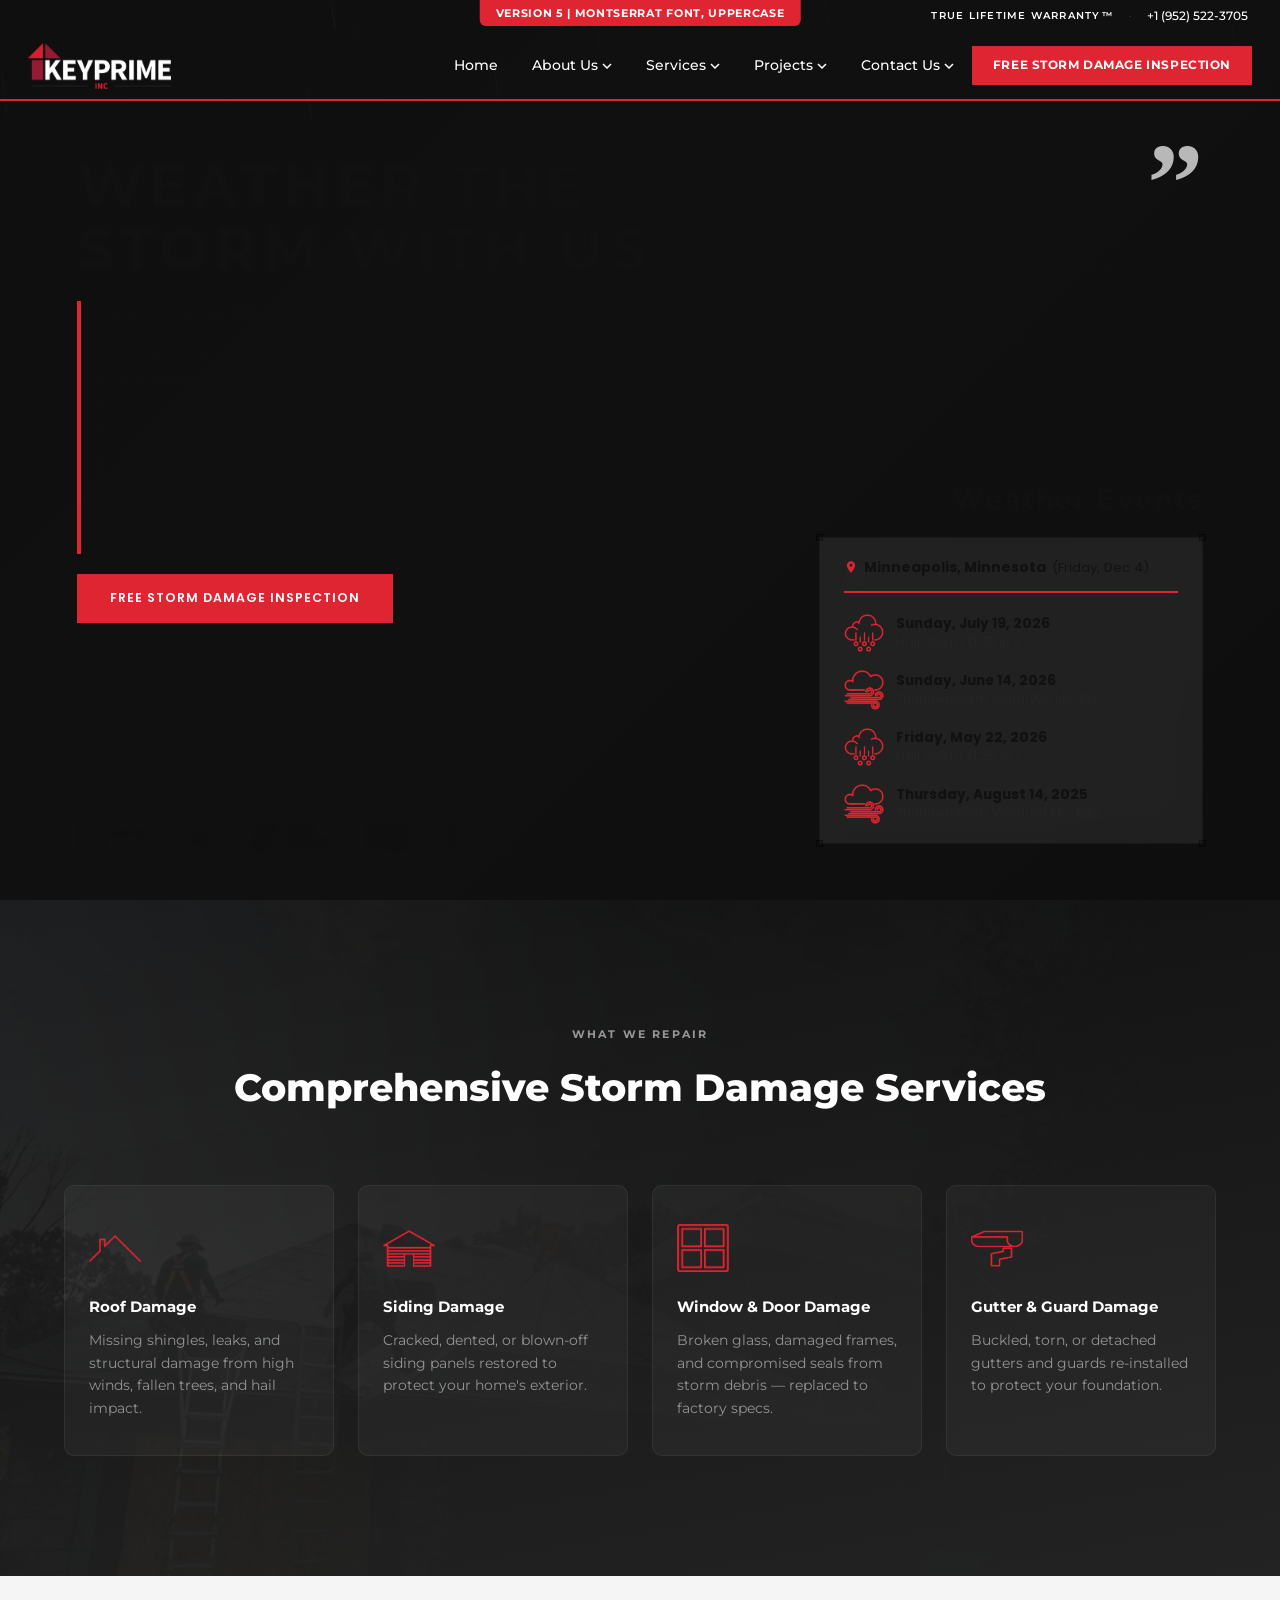
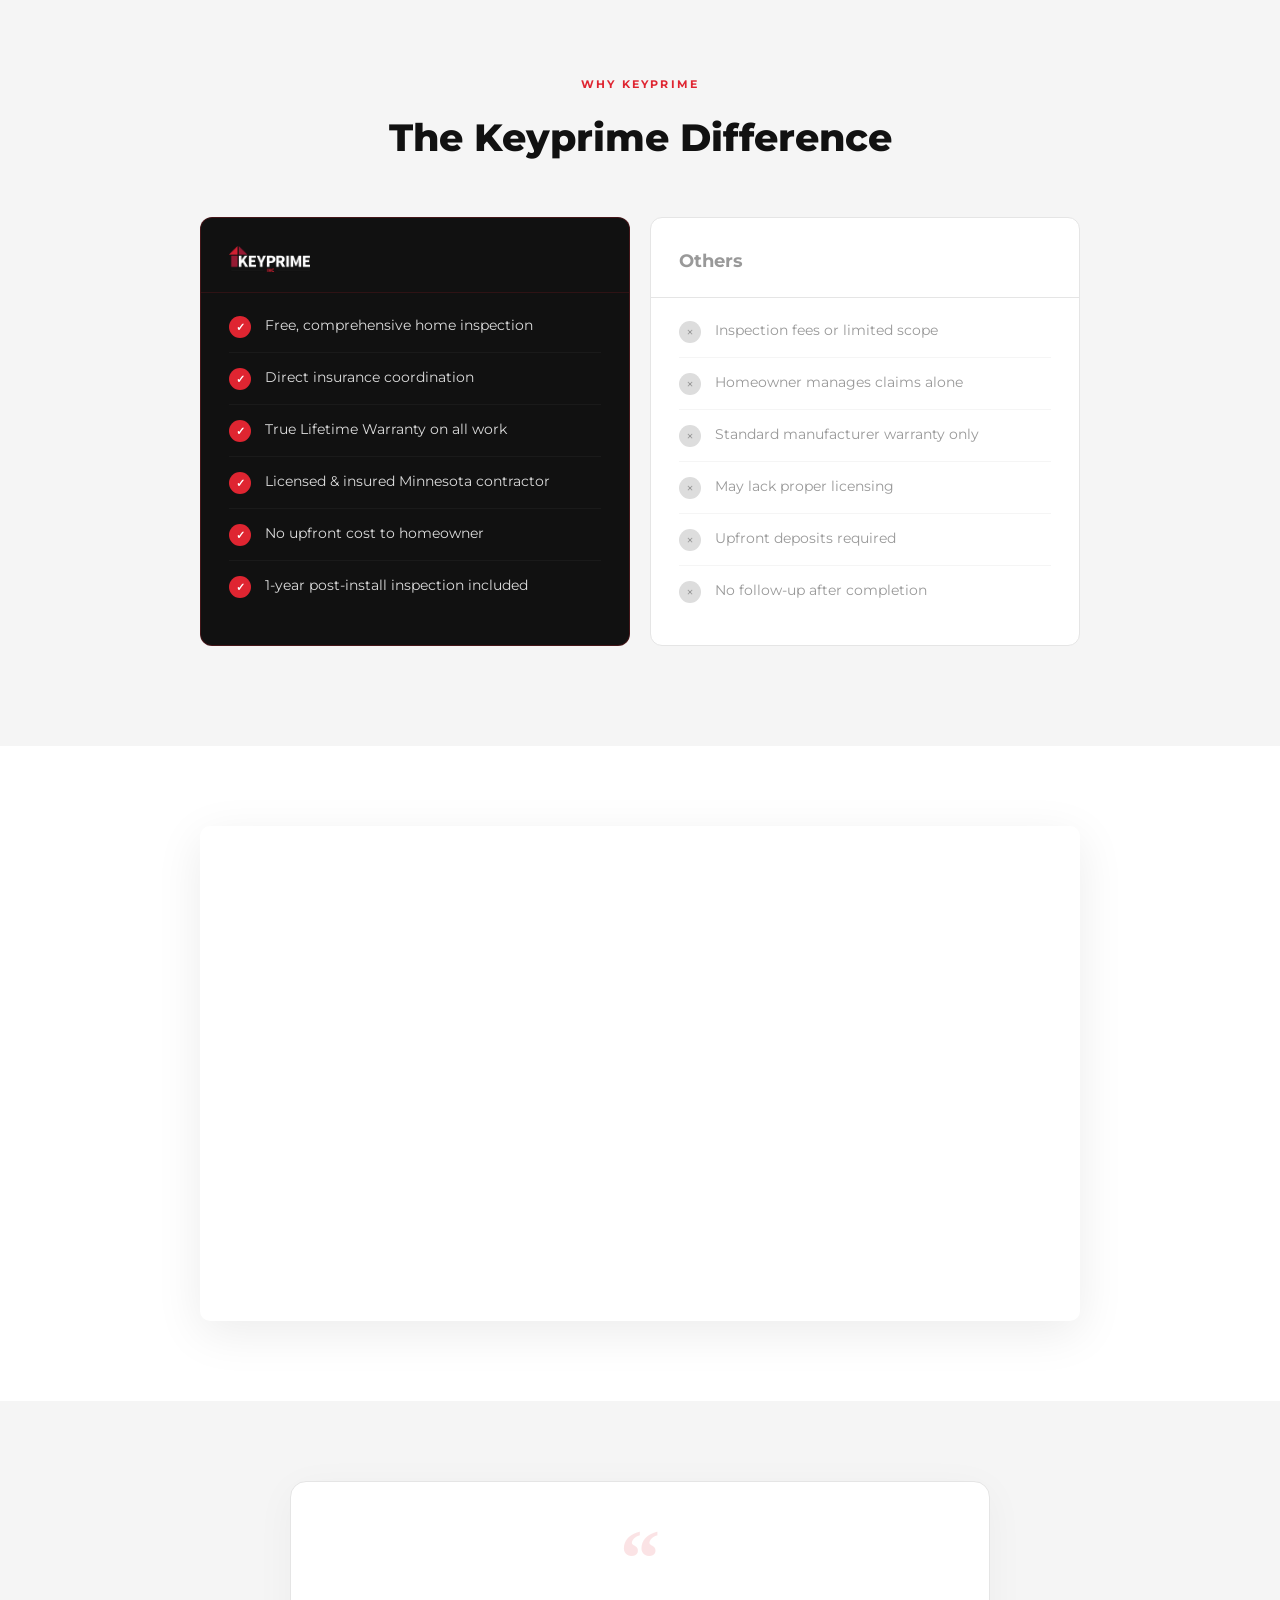
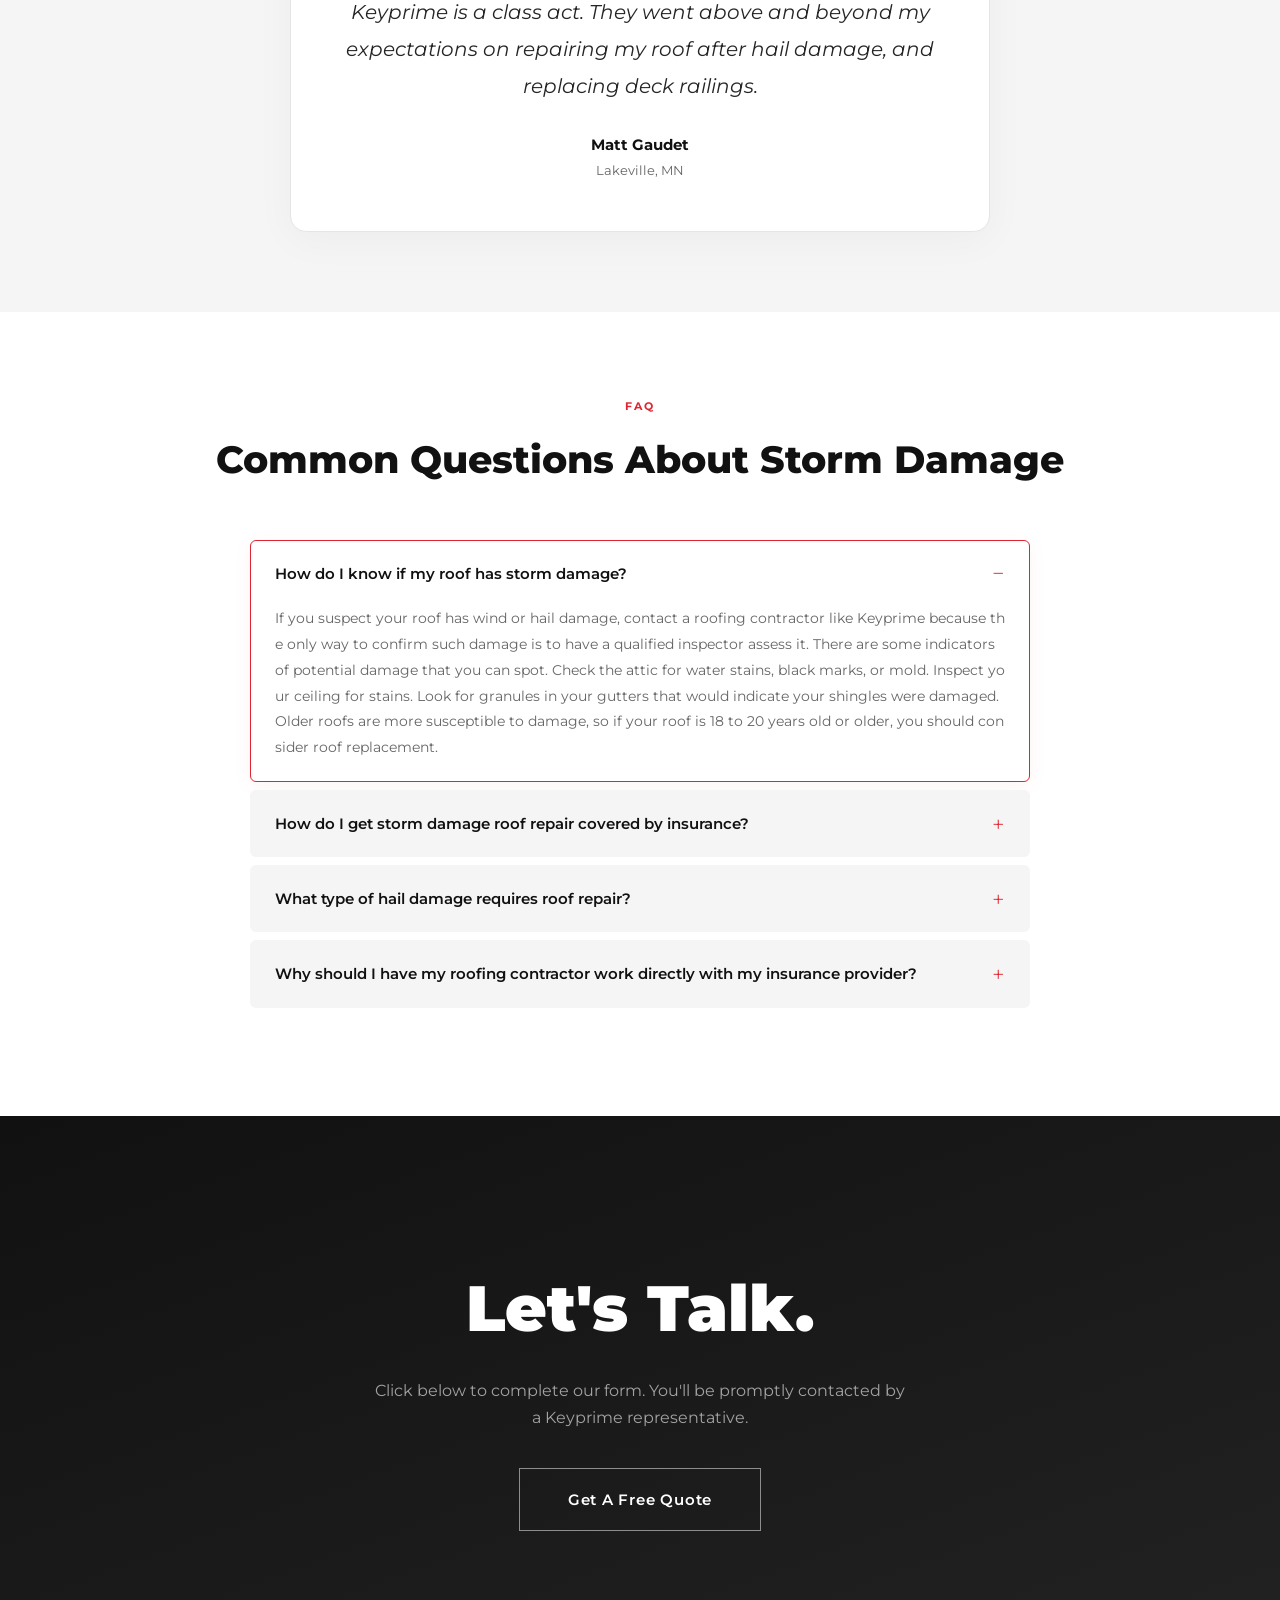
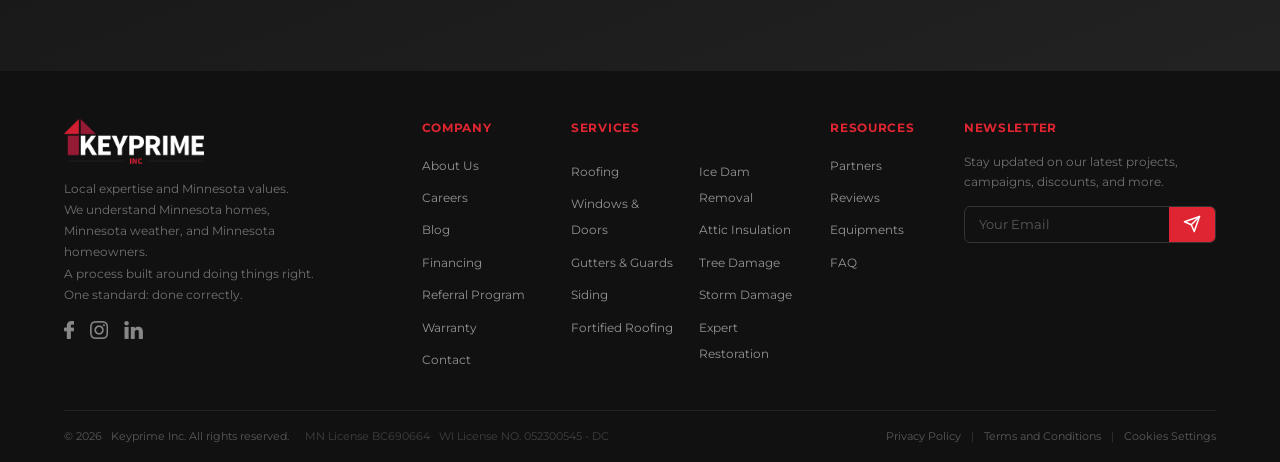
<file: ver5/index.html>
<!DOCTYPE html>
<html lang="en">
<head>
  <meta charset="UTF-8">
  <meta name="viewport" content="width=device-width, initial-scale=1.0">
  <title>Version 5 — Storm &amp; Hail Damage Repair | Keyprime Roofing</title>
  <meta name="description" content="Minnesota's trusted storm damage repair experts. Keyprime helps homeowners restore their homes fast with insurance claim assistance and a True Lifetime Warranty.">
  <link rel="preconnect" href="https://fonts.googleapis.com">
  <link rel="preconnect" href="https://fonts.gstatic.com" crossorigin>
  <link href="https://fonts.googleapis.com/css2?family=Archivo:wght@100;200;300;400&family=Montserrat:wght@300;400;500;600;700;800;900&family=Poppins:wght@300;400;500;600;700;800;900&display=swap" rel="stylesheet">
  <link rel="stylesheet" href="../css/style.css">
  <link rel="stylesheet" href="ver-override.css">
  <script src="https://fast.wistia.com/assets/external/E-v1.js" async></script>
</head>
<body>
  <div style="position:fixed;top:0;left:50%;transform:translateX(-50%);z-index:9999;background:var(--red);color:#fff;font-family:var(--font);font-size:.7rem;font-weight:700;padding:4px 16px;border-radius:0 0 6px 6px;letter-spacing:.06em;pointer-events:none;">VERSION 5 | MONTSERRAT FONT, UPPERCASE</div>

  <!-- ===== TOP BAR (fixed, right-aligned like mockup) ===== -->
  <div class="top-bar" id="topBar">
    <div class="top-bar__inner">
      <span class="top-bar__warranty">TRUE LIFETIME WARRANTY&trade;</span>
      <span class="top-bar__sep">&middot;</span>
      <a href="tel:+19525223705" class="top-bar__phone">+1 (952) 522-3705</a>
    </div>
  </div>

  <!-- ===== NAVBAR (fixed, transparent over hero → solid on scroll) ===== -->
  <nav class="navbar navbar--hero" id="navbar">
    <div class="navbar__inner">
      <a href="https://keyprimeroofing.com" class="navbar__logo">
        <img src="../assets/logos/keyprime-logo-white.png" alt="Keyprime Inc." class="navbar__logo-img navbar__logo-img--white">
        <img src="../assets/logos/keyprime-logo-color.png" alt="Keyprime Inc." class="navbar__logo-img navbar__logo-img--color">
      </a>
      <button class="navbar__toggle" id="navToggle" aria-label="Toggle navigation">
        <span></span><span></span><span></span>
      </button>
      <ul class="navbar__menu" id="navMenu">
        <li class="navbar__item">
          <a href="https://keyprimeroofing.com" class="navbar__link">Home</a>
        </li>
        <li class="navbar__item navbar__item--dropdown">
          <a href="https://keyprimeroofing.com/about" class="navbar__link">About Us <svg width="10" height="6" viewBox="0 0 10 6"><path d="M1 1l4 4 4-4" stroke="currentColor" stroke-width="1.5" fill="none"/></svg></a>
          <ul class="navbar__dropdown">
            <li><a href="https://keyprimeroofing.com/about">Our Story</a></li>
            <li><a href="https://keyprimeroofing.com/reviews">Reviews</a></li>
            <li><a href="https://keyprimeroofing.com/hiring">Careers</a></li>
          </ul>
        </li>
        <li class="navbar__item navbar__item--dropdown">
          <a href="https://keyprimeroofing.com/services" class="navbar__link">Services <svg width="10" height="6" viewBox="0 0 10 6"><path d="M1 1l4 4 4-4" stroke="currentColor" stroke-width="1.5" fill="none"/></svg></a>
          <ul class="navbar__dropdown">
            <li><a href="https://keyprimeroofing.com/services/roofing">Roofing</a></li>
            <li><a href="https://keyprimeroofing.com/services/siding">Siding</a></li>
            <li><a href="https://keyprimeroofing.com/services/windows-and-doors">Windows &amp; Doors</a></li>
            <li><a href="https://keyprimeroofing.com/services/gutters-and-guards">Gutters &amp; Guards</a></li>
            <li><a href="https://keyprimeroofing.com/services/attic-insulation">Attic Insulation</a></li>
            <li><a href="https://keyprimeroofing.com/services/ice-dam-removal">Ice Dam Removal</a></li>
          </ul>
        </li>
        <li class="navbar__item navbar__item--dropdown">
          <a href="https://keyprimeroofing.com/projects" class="navbar__link">Projects <svg width="10" height="6" viewBox="0 0 10 6"><path d="M1 1l4 4 4-4" stroke="currentColor" stroke-width="1.5" fill="none"/></svg></a>
          <ul class="navbar__dropdown">
            <li><a href="https://keyprimeroofing.com/projects">Gallery</a></li>
            <li><a href="https://keyprimeroofing.com/blog">Blog</a></li>
          </ul>
        </li>
        <li class="navbar__item navbar__item--dropdown">
          <a href="https://keyprimeroofing.com/contact" class="navbar__link">Contact Us <svg width="10" height="6" viewBox="0 0 10 6"><path d="M1 1l4 4 4-4" stroke="currentColor" stroke-width="1.5" fill="none"/></svg></a>
          <ul class="navbar__dropdown">
            <li><a href="https://keyprimeroofing.com/contact">Get in Touch</a></li>
            <li><a href="https://keyprimeroofing.com/free-estimate">Free Estimate</a></li>
            <li><a href="https://keyprimeroofing.com/referral-program">Referral Program</a></li>
          </ul>
        </li>
        <li class="navbar__item">
          <a href="https://keyprimeroofing.com/free-estimate" class="navbar__link navbar__link--cta">FREE STORM DAMAGE INSPECTION</a>
        </li>
      </ul>
    </div>
    <div class="navbar__accent"></div>
  </nav>

  <!-- Mobile nav overlay -->
  <div class="nav-overlay" id="navOverlay"></div>

  <!-- ===== HERO (fixed, full viewport — content scrolls over it) ===== -->
  <section class="hero" id="hero">
    <canvas id="stormCanvas" class="storm-canvas"></canvas>
    <div class="hero__media">
      <video class="hero__video" autoplay muted loop playsinline>
        <source src="../assets/videos/storm-hero-video.mp4" type="video/mp4">
      </video>
    </div>
    <div class="hero__overlay"></div>

    <!-- Hero text content (left side) -->
    <div class="hero__content">
      <h1 class="hero__heading hero-anim">Weather the<br>Storm with Us</h1>
      <div class="hero__body">
        <h2 class="hero__sub hero-anim" data-delay="200">Minnesota's storms are some of the toughest in America</h2>
        <p class="hero__text hero-anim" data-delay="400">Strong rains and high winds bring down tree branches on your roof, hail impact causes water leaks in your home's exterior, and heavy ice and snow can buckle gutters and put your structure at risk.</p>
        <p class="hero__text hero-anim" data-delay="550">Keyprime helps homeowners get a real look at the damage fast. We also help you navigate your insurance claim so you have the power to bring your home back to its pre-storm strength as quickly as possible.</p>
      </div>
      <a href="https://keyprimeroofing.com/free-estimate" class="btn btn--hero-fill hero-anim" data-delay="700">FREE STORM DAMAGE INSPECTION</a>
    </div>

    <!-- Quote (top right) -->
    <div class="hero__quote hero-anim" data-delay="400">
      <p class="hero__quote-text"><em>Keyprime is a Minnesota exterior restoration specialist. We inspect your storm damage for free, document it, and guide you through the insurance claim until your home is fully restored.</em></p>
      <span class="hero__qm">&rdquo;</span>
    </div>

    <!-- Weather History (bottom right) -->
    <div class="hero__wh hero-anim" data-delay="500">
      <h3 class="wh__title">Weather Events</h3>
      <div class="wh__card">
        <span class="wh__corner wh__corner--tl"></span>
        <span class="wh__corner wh__corner--tr"></span>
        <span class="wh__corner wh__corner--bl"></span>
        <span class="wh__corner wh__corner--br"></span>
        <div class="wh__header">
          <div class="wh__location">
            <svg class="wh__pin" viewBox="0 0 24 24" width="14" height="14" fill="#DF2531" stroke="none"><path d="M12 2C8.13 2 5 5.13 5 9c0 5.25 7 13 7 13s7-7.75 7-13c0-3.87-3.13-7-7-7zm0 9.5a2.5 2.5 0 1 1 0-5 2.5 2.5 0 0 1 0 5z"/></svg>
            <span class="wh__city" id="whCity">Minneapolis, Minnesota</span>
            <span class="wh__date" id="whDate"></span>
          </div>
        </div>
        <div class="wh__tabs" id="whTabs">
          <button class="wh__tab wh__tab--active" data-years="2"</button>
        </div>
        <div class="wh__events" id="whEvents">
          <div class="wh__loading">Loading weather events&hellip;</div>
        </div>
      </div>
    </div>

    <!-- Partner / certification logos — scrolling marquee -->
    <div class="hero__partners">
      <div class="partners__track">
        <img src="../assets/logos/coatings-pro+.png" alt="CoatingsPro+">
        <img src="../assets/logos/gaf.png" alt="GAF">
        <img src="../assets/logos/mrca.png" alt="MRCA">
        <img src="../assets/logos/bbb.png" alt="BBB">
        <img src="../assets/logos/mule-hide.png" alt="Mule-Hide">
        <img src="../assets/logos/nrca.png" alt="NRCA">
        <img src="../assets/logos/owens-corning.png" alt="Owens Corning">
        <img src="../assets/logos/velux.png" alt="Velux">
        <img src="../assets/logos/coatings-pro+.png" alt="CoatingsPro+">
        <img src="../assets/logos/gaf.png" alt="GAF">
        <img src="../assets/logos/mrca.png" alt="MRCA">
        <img src="../assets/logos/bbb.png" alt="BBB">
        <img src="../assets/logos/mule-hide.png" alt="Mule-Hide">
        <img src="../assets/logos/nrca.png" alt="NRCA">
        <img src="../assets/logos/owens-corning.png" alt="Owens Corning">
        <img src="../assets/logos/velux.png" alt="Velux">
      </div>
    </div>
  </section>

  <!-- ===== SCROLLABLE PAGE CONTENT (slides over the fixed hero) ===== -->
  <div class="page-content">

    <!-- ===== DAMAGE TYPES ===== -->
    <section class="services">
      <div class="services__bg" data-parallax="0.1">
        <img src="../assets/images/storm-hero-desktop.png" alt="" loading="lazy">
      </div>
      <div class="services__overlay"></div>
      <div class="container services__content">
        <span class="tag tag--light anim-in">What We Repair</span>
        <h2 class="services__heading anim-in" data-delay="100">Comprehensive Storm Damage Services</h2>
        <div class="services__grid">
          <div class="service-card anim-slide-right" data-delay="0">
            <div class="service-card__icon">
              <img src="../assets/icons/repairs/roof.png" alt="Roof damage icon">
            </div>
            <h3>Roof Damage</h3>
            <p>Missing shingles, leaks, and structural damage from high winds, fallen trees, and hail impact.</p>
          </div>
          <div class="service-card anim-slide-right" data-delay="150">
            <div class="service-card__icon">
              <img src="../assets/icons/repairs/siding.png" alt="Siding damage icon">
            </div>
            <h3>Siding Damage</h3>
            <p>Cracked, dented, or blown-off siding panels restored to protect your home's exterior.</p>
          </div>
          <div class="service-card anim-slide-right" data-delay="300">
            <div class="service-card__icon">
              <img src="../assets/icons/repairs/window-door.png" alt="Window and door damage icon">
            </div>
            <h3>Window &amp; Door Damage</h3>
            <p>Broken glass, damaged frames, and compromised seals from storm debris — replaced to factory specs.</p>
          </div>
          <div class="service-card anim-slide-right" data-delay="450">
            <div class="service-card__icon">
              <img src="../assets/icons/repairs/gutter-guard.png" alt="Gutter and guard damage icon">
            </div>
            <h3>Gutter &amp; Guard Damage</h3>
            <p>Buckled, torn, or detached gutters and guards re-installed to protect your foundation.</p>
          </div>
        </div>
      </div>
    </section>

    <!-- ===== KEYPRIME vs OTHERS ===== -->
    <section class="comparison">
      <div class="container">
        <span class="tag tag--center anim-in">Why Keyprime</span>
        <h2 class="comparison__heading anim-in" data-delay="100">The Keyprime Difference</h2>
        <div class="comparison__table">
          <div class="comparison__col comparison__col--kp anim-in" data-delay="100">
            <div class="comparison__header">
              <img src="../assets/logos/keyprime-logo-white.png" alt="Keyprime" height="32">
            </div>
            <ul class="comparison__list">
              <li><span class="check">&#10003;</span> Free, comprehensive home inspection</li>
              <li><span class="check">&#10003;</span> Direct insurance coordination</li>
              <li><span class="check">&#10003;</span> True Lifetime Warranty on all work</li>
              <li><span class="check">&#10003;</span> Licensed &amp; insured Minnesota contractor</li>
              <li><span class="check">&#10003;</span> No upfront cost to homeowner</li>
              <li><span class="check">&#10003;</span> 1-year post-install inspection included</li>
            </ul>
          </div>
          <div class="comparison__col comparison__col--others anim-in" data-delay="250">
            <div class="comparison__header">
              <span>Others</span>
            </div>
            <ul class="comparison__list">
              <li><span class="cross">&times;</span> Inspection fees or limited scope</li>
              <li><span class="cross">&times;</span> Homeowner manages claims alone</li>
              <li><span class="cross">&times;</span> Standard manufacturer warranty only</li>
              <li><span class="cross">&times;</span> May lack proper licensing</li>
              <li><span class="cross">&times;</span> Upfront deposits required</li>
              <li><span class="cross">&times;</span> No follow-up after completion</li>
            </ul>
          </div>
        </div>
        <!-- Mobile accordion (hidden on desktop, shown via CSS at 768px) -->
        <div class="comparison__accordion">
          <div class="comparison__col comparison__col--kp">
            <div class="comparison__acc-list" id="compAccordion">
              <div class="comparison__acc-item" data-index="0">
                <div class="comparison__acc-kp">
                  <span class="check">&#10003;</span>
                  <span>Free, comprehensive home inspection</span>
                  <svg class="comparison__acc-chevron" viewBox="0 0 16 16" fill="none" stroke="currentColor" stroke-width="2"><path d="M4 6l4 4 4-4"/></svg>
                </div>
                <div class="comparison__acc-others">
                  <div class="comparison__acc-others-inner">
                    <span class="comparison__acc-others-label">VS Others |</span>
                    <span class="comparison__acc-others-data">Inspection fees or limited scope</span>
                  </div>
                </div>
              </div>
              <div class="comparison__acc-item" data-index="1">
                <div class="comparison__acc-kp">
                  <span class="check">&#10003;</span>
                  <span>Direct insurance coordination</span>
                  <svg class="comparison__acc-chevron" viewBox="0 0 16 16" fill="none" stroke="currentColor" stroke-width="2"><path d="M4 6l4 4 4-4"/></svg>
                </div>
                <div class="comparison__acc-others">
                  <div class="comparison__acc-others-inner">
                    <span class="comparison__acc-others-label">VS Others |</span>
                    <span class="comparison__acc-others-data">Homeowner manages claims alone</span>
                  </div>
                </div>
              </div>
              <div class="comparison__acc-item" data-index="2">
                <div class="comparison__acc-kp">
                  <span class="check">&#10003;</span>
                  <span>True Lifetime Warranty on all work</span>
                  <svg class="comparison__acc-chevron" viewBox="0 0 16 16" fill="none" stroke="currentColor" stroke-width="2"><path d="M4 6l4 4 4-4"/></svg>
                </div>
                <div class="comparison__acc-others">
                  <div class="comparison__acc-others-inner">
                    <span class="comparison__acc-others-label">VS Others |</span>
                    <span class="comparison__acc-others-data">Standard manufacturer warranty only</span>
                  </div>
                </div>
              </div>
              <div class="comparison__acc-item" data-index="3">
                <div class="comparison__acc-kp">
                  <span class="check">&#10003;</span>
                  <span>Licensed &amp; insured Minnesota contractor</span>
                  <svg class="comparison__acc-chevron" viewBox="0 0 16 16" fill="none" stroke="currentColor" stroke-width="2"><path d="M4 6l4 4 4-4"/></svg>
                </div>
                <div class="comparison__acc-others">
                  <div class="comparison__acc-others-inner">
                    <span class="comparison__acc-others-label">VS Others |</span>
                    <span class="comparison__acc-others-data">May lack proper licensing</span>
                  </div>
                </div>
              </div>
              <div class="comparison__acc-item" data-index="4">
                <div class="comparison__acc-kp">
                  <span class="check">&#10003;</span>
                  <span>No upfront cost to homeowner</span>
                  <svg class="comparison__acc-chevron" viewBox="0 0 16 16" fill="none" stroke="currentColor" stroke-width="2"><path d="M4 6l4 4 4-4"/></svg>
                </div>
                <div class="comparison__acc-others">
                  <div class="comparison__acc-others-inner">
                    <span class="comparison__acc-others-label">VS Others |</span>
                    <span class="comparison__acc-others-data">Upfront deposits required</span>
                  </div>
                </div>
              </div>
              <div class="comparison__acc-item" data-index="5">
                <div class="comparison__acc-kp">
                  <span class="check">&#10003;</span>
                  <span>1-year post-install inspection included</span>
                  <svg class="comparison__acc-chevron" viewBox="0 0 16 16" fill="none" stroke="currentColor" stroke-width="2"><path d="M4 6l4 4 4-4"/></svg>
                </div>
                <div class="comparison__acc-others">
                  <div class="comparison__acc-others-inner">
                    <span class="comparison__acc-others-label">VS Others |</span>
                    <span class="comparison__acc-others-data">No follow-up after completion</span>
                  </div>
                </div>
              </div>
            </div>
          </div>
        </div>
      </div>
    </section>

    <!-- ===== VIDEO ===== -->
    <section class="video-section">
      <div class="container">
        <div class="video-section__wrap anim-in">
          <div class="wistia_responsive_padding" style="padding:56.25% 0 0 0;position:relative;">
            <div class="wistia_responsive_wrapper" style="height:100%;left:0;position:absolute;top:0;width:100%;">
              <iframe src="https://fast.wistia.net/embed/iframe/1poab6ta7n?seo=true&videoFoam=true&playerColor=DF2531" title="Keyprime Video" allow="autoplay; fullscreen" allowtransparency="true" frameborder="0" scrolling="no" class="wistia_embed" name="wistia_embed" style="width:100%;height:100%;"></iframe>
            </div>
          </div>
        </div>
      </div>
    </section>

    <!-- ===== TESTIMONIAL ===== -->
    <section class="testimonial">
      <div class="container">
        <div class="testimonial__inner anim-in">
          <div class="testimonial__mark">&ldquo;</div>
          <blockquote>
            <p>Keyprime is a class act. They went above and beyond my expectations on repairing my roof after hail damage, and replacing deck railings.</p>
          </blockquote>
          <div class="testimonial__author">
            <strong>Matt Gaudet</strong>
            <span>Lakeville, MN</span>
          </div>
        </div>
      </div>
    </section>

    <!-- ===== FAQ ===== -->
    <section class="faq" id="faq">
      <div class="container">
        <div class="faq__header">
          <span class="tag anim-in">FAQ</span>
          <h2 class="faq__heading anim-in" data-delay="100">Common Questions About Storm Damage</h2>
        </div>
        <div class="faq__list">
          <details class="faq__item anim-in" data-delay="0" open>
            <summary>How do I know if my roof has storm damage?</summary>
            <div class="faq__answer">
              <p>If you suspect your roof has wind or hail damage, contact a roofing contractor like Keyprime because the only way to confirm such damage is to have a qualified inspector assess it. There are some indicators of potential damage that you can spot. Check the attic for water stains, black marks, or mold. Inspect your ceiling for stains. Look for granules in your gutters that would indicate your shingles were damaged. Older roofs are more susceptible to damage, so if your roof is 18 to 20 years old or older, you should consider roof replacement.</p>
            </div>
          </details>
          <details class="faq__item anim-in" data-delay="80">
            <summary>How do I get storm damage roof repair covered by insurance?</summary>
            <div class="faq__answer">
              <p>Once you suspect your roof has storm damage, contact your insurance provider to confirm what type of policy you have, how long it will take to process a claim, and if estimates will be required for repairs. You have two years after the date of damage to report it to your insurance company. Once you contact your insurer, contact Keyprime. Our qualified inspectors are trained to identify storm damage and our experienced staff will work with insurance to get storm damage to your roof repaired quickly and correctly.</p>
            </div>
          </details>
          <details class="faq__item anim-in" data-delay="160">
            <summary>What type of hail damage requires roof repair?</summary>
            <div class="faq__answer">
              <p>Depending on the size of the hail damage, different types of repairs will be more useful. The type of repair would depend on how deep and wide the hole is. A roofing contractor will be able to determine if a repair or replacement is needed.</p>
            </div>
          </details>
          <details class="faq__item anim-in" data-delay="240">
            <summary>Why should I have my roofing contractor work directly with my insurance provider?</summary>
            <div class="faq__answer">
              <p>Keyprime not only inspects roofs for storm damage, but can also work directly with your insurance provider to get the damage repaired quickly with no upfront cost to you. Keyprime employs a team of experienced professionals that specialize in working through insurance claims to make sure they are processed properly and on time.</p>
            </div>
          </details>
        </div>
      </div>
    </section>

    <!-- ===== CTA — LET'S TALK ===== -->
    <section class="cta">
      <div class="cta__bg" data-parallax="0.18">
        <img src="../assets/images/team-photo.png" alt="" loading="lazy">
      </div>
      <div class="cta__overlay"></div>
      <div class="container cta__content">
        <h2 class="anim-in">Let's Talk.</h2>
        <p class="anim-in" data-delay="100">Click below to complete our form. You'll be promptly contacted by a Keyprime representative.</p>
        <a href="https://keyprimeroofing.com/free-estimate" class="btn btn--cta-light btn--lg anim-in" data-delay="200">Get A Free Quote</a>
      </div>
    </section>

    <!-- ===== FOOTER ===== -->
    <footer class="footer">
      <div class="container">
        <!-- Desktop footer (hidden on mobile) -->
        <div class="footer__top">
          <div class="footer__brand">
            <img src="../assets/logos/keyprime-logo-white.png" alt="Keyprime Inc." width="140">
            <div class="footer__tagline">
              <p>Local expertise and Minnesota values.<br>We understand Minnesota homes,<br>Minnesota weather, and Minnesota<br>homeowners.<br>A process built around doing things right.<br>One standard: done correctly.</p>
            </div>
            <div class="footer__social">
              <a href="https://www.facebook.com/keyprimeroofing" aria-label="Facebook"><img src="../assets/icons/fb-icon.png" alt="" class="social-icon"></a>
              <a href="https://www.instagram.com/keyprimeroofing" aria-label="Instagram"><img src="../assets/icons/ig-icon.png" alt="" class="social-icon"></a>
              <a href="https://www.linkedin.com/company/keyprimeroofing" aria-label="LinkedIn"><img src="../assets/icons/linkedin-icon.png" alt="" class="social-icon"></a>
            </div>
          </div>
          <div class="footer__links">
            <div class="footer__col">
              <h4>Company</h4>
              <ul>
                <li><a href="https://keyprimeroofing.com/about">About Us</a></li>
                <li><a href="https://keyprimeroofing.com/hiring">Careers</a></li>
                <li><a href="https://keyprimeroofing.com/blog">Blog</a></li>
                <li><a href="https://keyprimeroofing.com/financing">Financing</a></li>
                <li><a href="https://keyprimeroofing.com/referral-program">Referral Program</a></li>
                <li><a href="https://keyprimeroofing.com/warranty">Warranty</a></li>
                <li><a href="https://keyprimeroofing.com/contact">Contact</a></li>
              </ul>
            </div>
            <div class="footer__col footer__col--services">
              <h4>Services</h4>
              <ul>
                <li><a href="https://keyprimeroofing.com/services/roofing">Roofing</a></li>
                <li><a href="https://keyprimeroofing.com/services/windows-and-doors">Windows &amp; Doors</a></li>
                <li><a href="https://keyprimeroofing.com/services/gutters-and-guards">Gutters &amp; Guards</a></li>
                <li><a href="https://keyprimeroofing.com/services/siding">Siding</a></li>
                <li><a href="https://keyprimeroofing.com/services/fortified-roofing">Fortified Roofing</a></li>
              </ul>
              <ul>
                <li><a href="https://keyprimeroofing.com/services/ice-dam-removal">Ice Dam Removal</a></li>
                <li><a href="https://keyprimeroofing.com/services/attic-insulation">Attic Insulation</a></li>
                <li><a href="https://keyprimeroofing.com/tree-damage">Tree Damage</a></li>
                <li><a href="https://keyprimeroofing.com/services/storm-repair">Storm Damage</a></li>
                <li><a href="https://keyprimeroofing.com/expert-restoration">Expert Restoration</a></li>
              </ul>
            </div>
            <div class="footer__col">
              <h4>Resources</h4>
              <ul>
                <li><a href="https://keyprimeroofing.com/partners">Partners</a></li>
                <li><a href="https://keyprimeroofing.com/reviews">Reviews</a></li>
                <li><a href="https://keyprimeroofing.com/equipment">Equipments</a></li>
                <li><a href="#faq">FAQ</a></li>
              </ul>
            </div>
            <div class="footer__col footer__col--newsletter">
              <h4>Newsletter</h4>
              <p class="footer__nl-desc">Stay updated on our latest projects, campaigns, discounts, and more.</p>
              <form class="footer__newsletter-form" onsubmit="return false;">
                <input type="email" placeholder="Your Email" required>
                <button type="submit" aria-label="Subscribe">
                  <svg viewBox="0 0 24 24" width="18" height="18" fill="none" stroke="currentColor" stroke-width="2" stroke-linecap="round" stroke-linejoin="round"><line x1="22" y1="2" x2="11" y2="13"/><polygon points="22 2 15 22 11 13 2 9 22 2"/></svg>
                </button>
              </form>
            </div>
          </div>
        </div>
        <!-- Mobile footer links (hidden on desktop) -->
        <div class="footer__links--mobile">
          <div class="footer__col--mobile">
            <h4>Company</h4>
            <ul>
              <li><a href="https://keyprimeroofing.com/about">About Us</a></li>
              <li><a href="https://keyprimeroofing.com/hiring">Careers</a></li>
              <li><a href="https://keyprimeroofing.com/blog">Blog</a></li>
              <li><a href="https://keyprimeroofing.com/financing">Financing</a></li>
              <li><a href="https://keyprimeroofing.com/referral-program">Referral Program</a></li>
              <li><a href="https://keyprimeroofing.com/warranty">Warranty</a></li>
              <li><a href="https://keyprimeroofing.com/contact">Contact</a></li>
            </ul>
          </div>
          <div class="footer__col--mobile footer__col--services-mobile">
            <h4>Services</h4>
            <ul>
              <li><a href="https://keyprimeroofing.com/services/roofing">Roofing</a></li>
              <li><a href="https://keyprimeroofing.com/services/windows-and-doors">Windows &amp; Doors</a></li>
              <li><a href="https://keyprimeroofing.com/services/gutters-and-guards">Gutters &amp; Guards</a></li>
              <li><a href="https://keyprimeroofing.com/services/siding">Siding</a></li>
              <li><a href="https://keyprimeroofing.com/services/fortified-roofing">Fortified Roofing</a></li>
            </ul>
            <ul>
              <li><a href="https://keyprimeroofing.com/services/ice-dam-removal">Ice Dam Removal</a></li>
              <li><a href="https://keyprimeroofing.com/services/attic-insulation">Attic Insulation</a></li>
              <li><a href="https://keyprimeroofing.com/tree-damage">Tree Damage</a></li>
              <li><a href="https://keyprimeroofing.com/services/storm-repair">Storm Damage</a></li>
              <li><a href="https://keyprimeroofing.com/expert-restoration">Expert Restoration</a></li>
            </ul>
          </div>
          <div class="footer__col--mobile">
            <h4>Resources</h4>
            <ul>
              <li><a href="https://keyprimeroofing.com/partners">Partners</a></li>
              <li><a href="https://keyprimeroofing.com/reviews">Reviews</a></li>
              <li><a href="https://keyprimeroofing.com/equipment">Equipments</a></li>
              <li><a href="#faq">FAQ</a></li>
            </ul>
          </div>
          <div class="footer__newsletter--mobile">
            <h4>Newsletter</h4>
            <p>Stay updated on our latest projects, campaigns, discounts, and more.</p>
            <form class="footer__newsletter-form" onsubmit="return false;">
              <input type="email" placeholder="Your Email" required>
              <button type="submit" aria-label="Subscribe">
                <svg viewBox="0 0 24 24" width="18" height="18" fill="none" stroke="currentColor" stroke-width="2" stroke-linecap="round" stroke-linejoin="round"><line x1="22" y1="2" x2="11" y2="13"/><polygon points="22 2 15 22 11 13 2 9 22 2"/></svg>
              </button>
            </form>
          </div>
        </div>
        <div class="footer__bottom">
          <div class="footer__bottom-left">
            <span class="footer__copy">&copy; 2026 &nbsp; Keyprime Inc. All rights reserved.</span>
            <span class="footer__licenses">MN License BC690664 &nbsp; WI License NO. 052300545 - DC</span>
          </div>
          <div class="footer__bottom-mobile">
            <div class="footer__social">
              <a href="https://www.facebook.com/keyprimeroofing" aria-label="Facebook"><img src="../assets/icons/fb-icon.png" alt="" class="social-icon"></a>
              <a href="https://www.instagram.com/keyprimeroofing" aria-label="Instagram"><img src="../assets/icons/ig-icon.png" alt="" class="social-icon"></a>
              <a href="https://www.linkedin.com/company/keyprimeroofing" aria-label="LinkedIn"><img src="../assets/icons/linkedin-icon.png" alt="" class="social-icon"></a>
            </div>
            <div class="footer__tagline--mobile">
              <p>Local expertise and Minnesota values.</p>
              <p>We understand Minnesota homes, Minnesota weather, and Minnesota homeowners.</p>
              <p>A process built around doing things right.</p>
              <p>One standard: done correctly.</p>
            </div>
            <div class="footer__logo-bottom">
              <img src="../assets/logos/keyprime-logo-white.png" alt="Keyprime Inc.">
            </div>
          </div>
          <div class="footer__legal">
            <a href="https://keyprimeroofing.com/privacy-policy">Privacy Policy</a>
            <span>|</span>
            <a href="https://keyprimeroofing.com/terms-and-conditions">Terms and Conditions</a>
            <span>|</span>
            <a href="#">Cookies Settings</a>
          </div>
          <p class="footer__copy--mobile">&copy; 2026 &nbsp; Keyprime Inc.</p>
          <p class="footer__licenses--mobile">All rights reserved. MN License BC690664 WI License NO. 052300545 - DC</p>
        </div>
      </div>
    </footer>

  </div><!-- /.page-content -->

  <!-- Side tab -->
  <a href="https://keyprimeroofing.com/free-estimate" class="side-tab">Get Instant Quote</a>

  <script src="../js/main.js"></script>
</body>
</html>
</file>
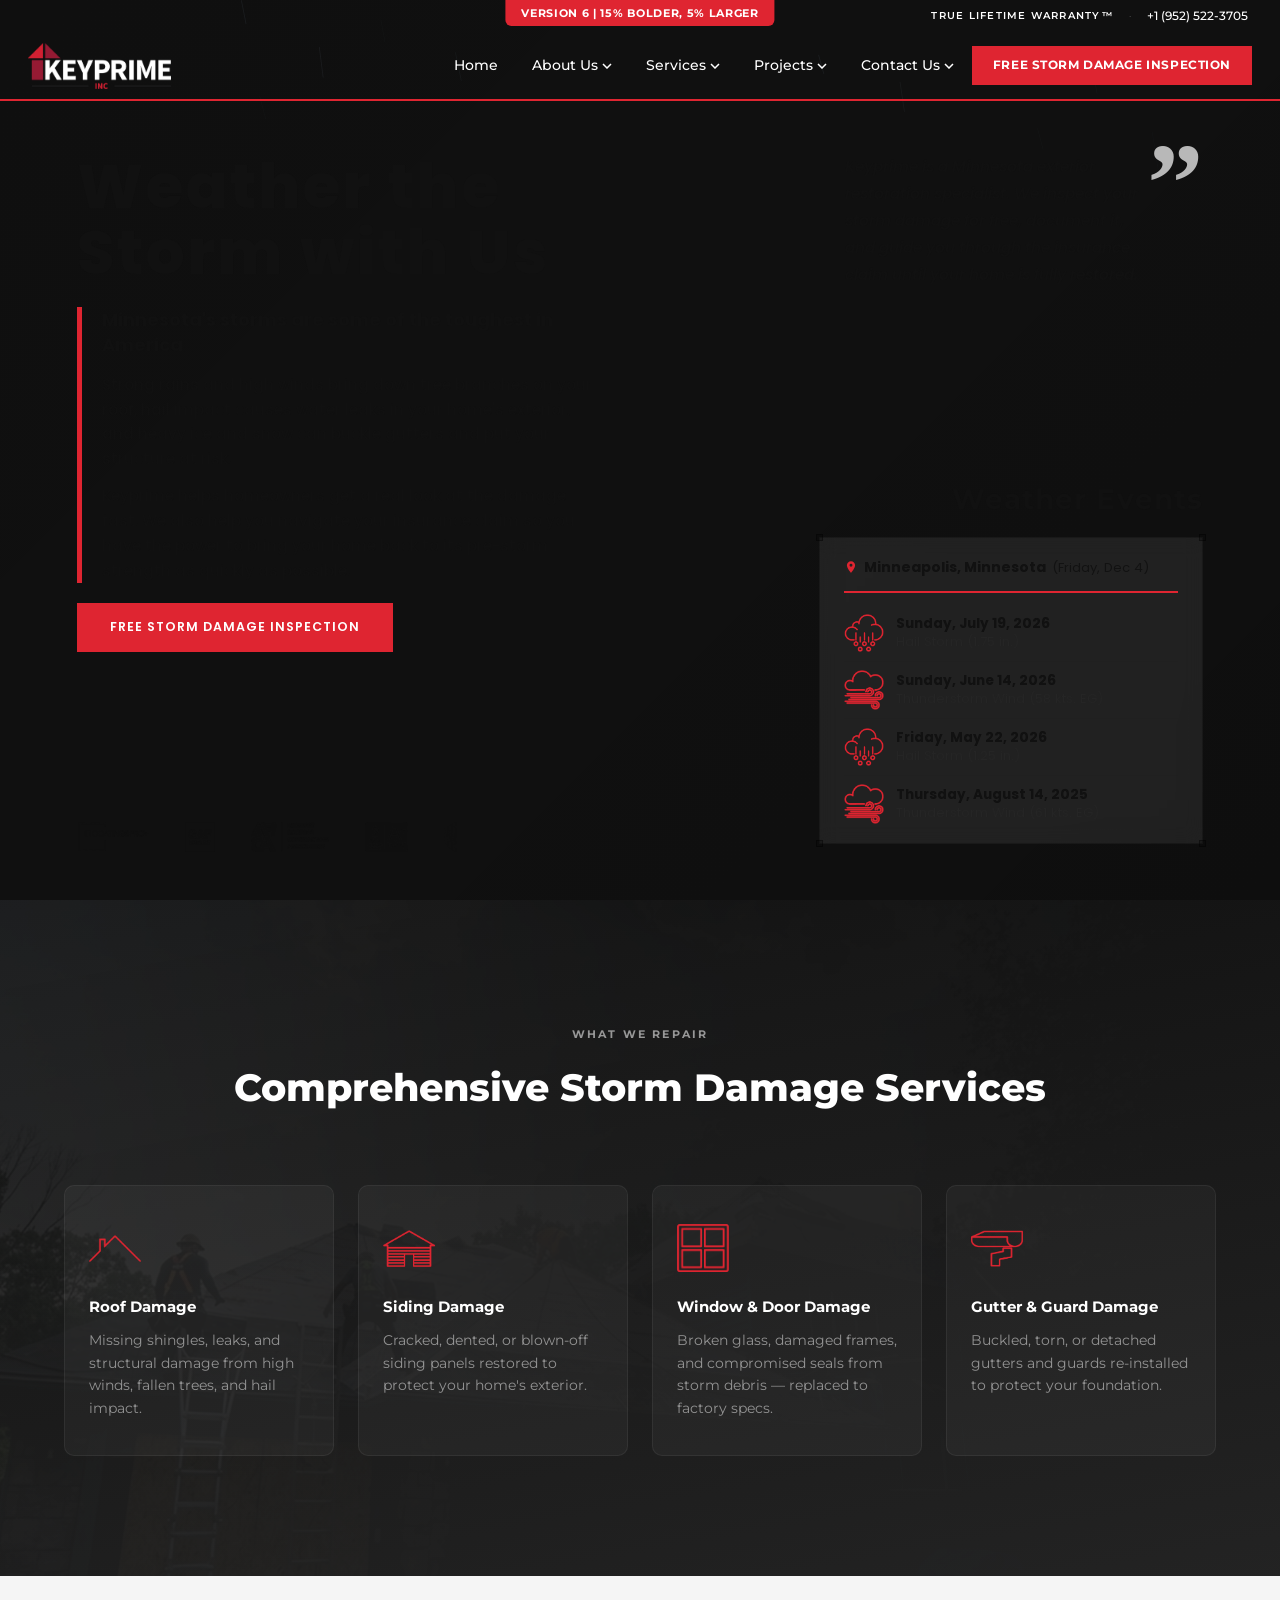
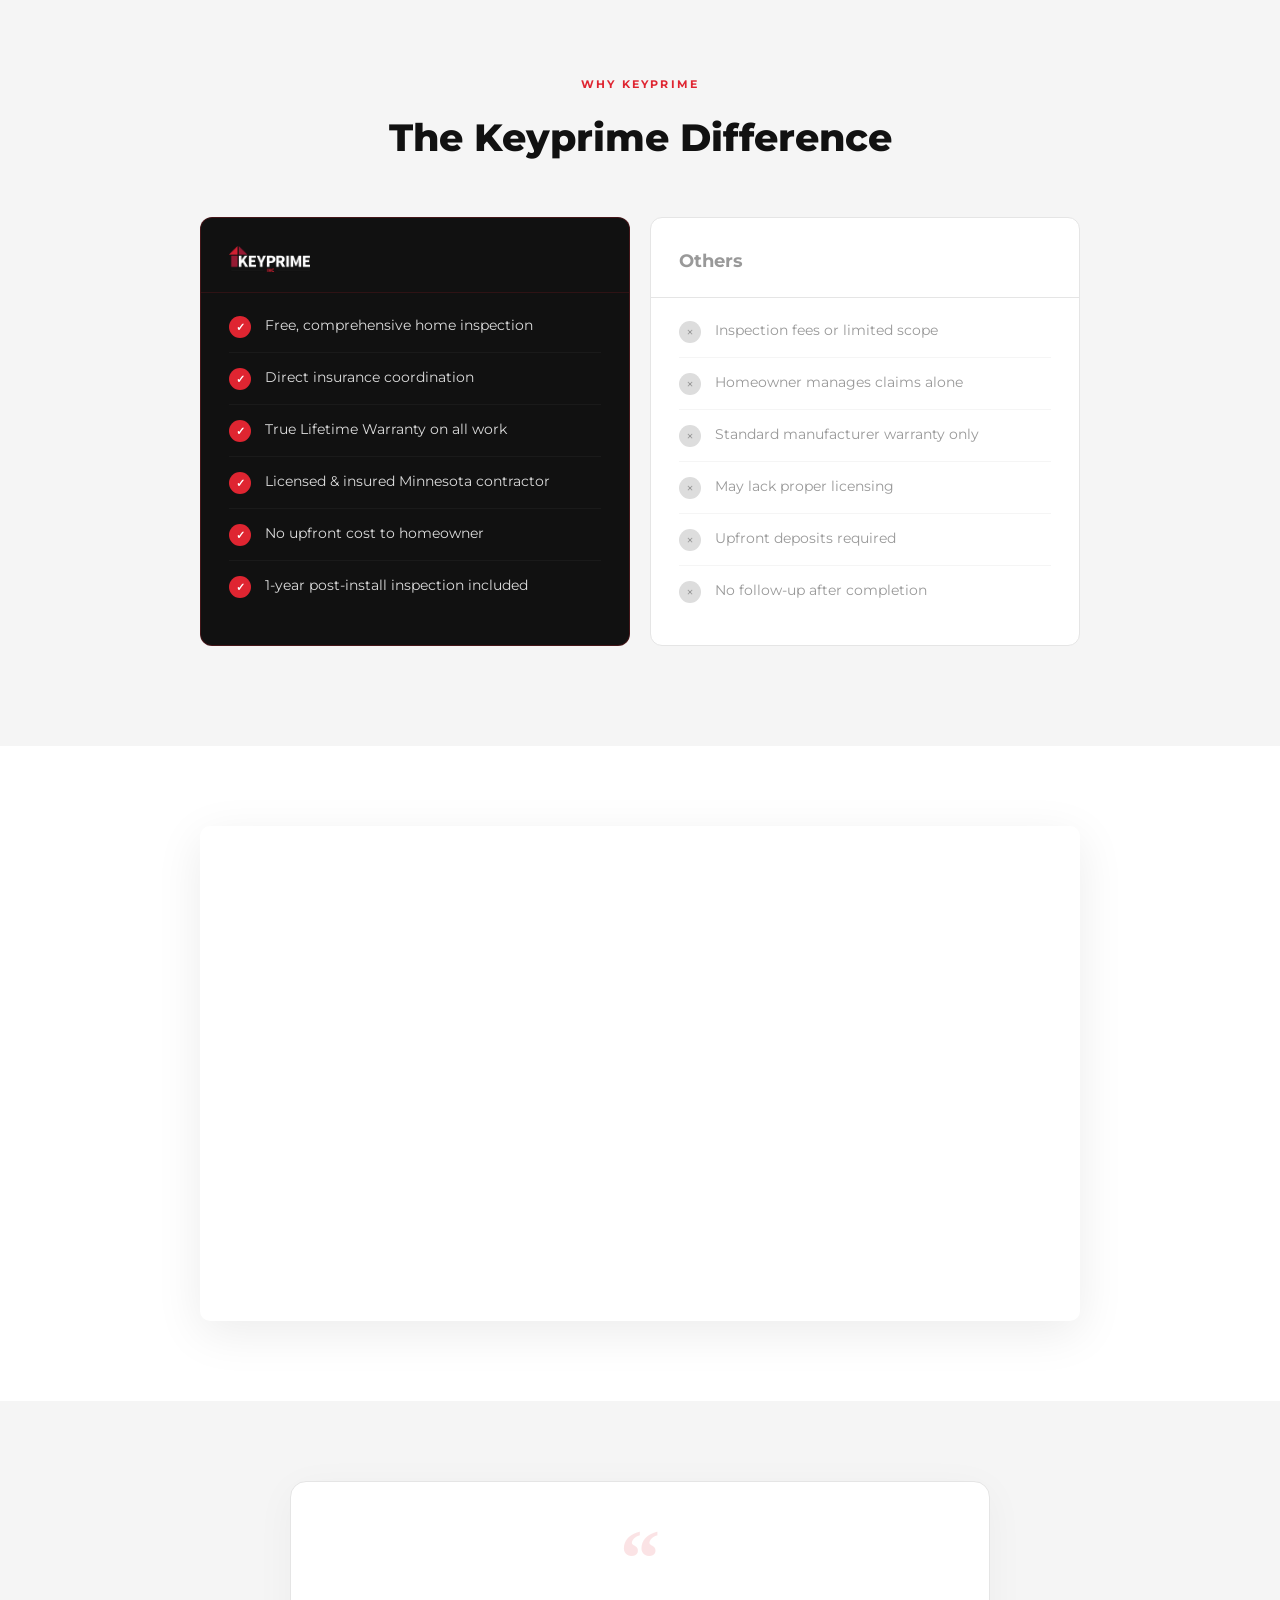
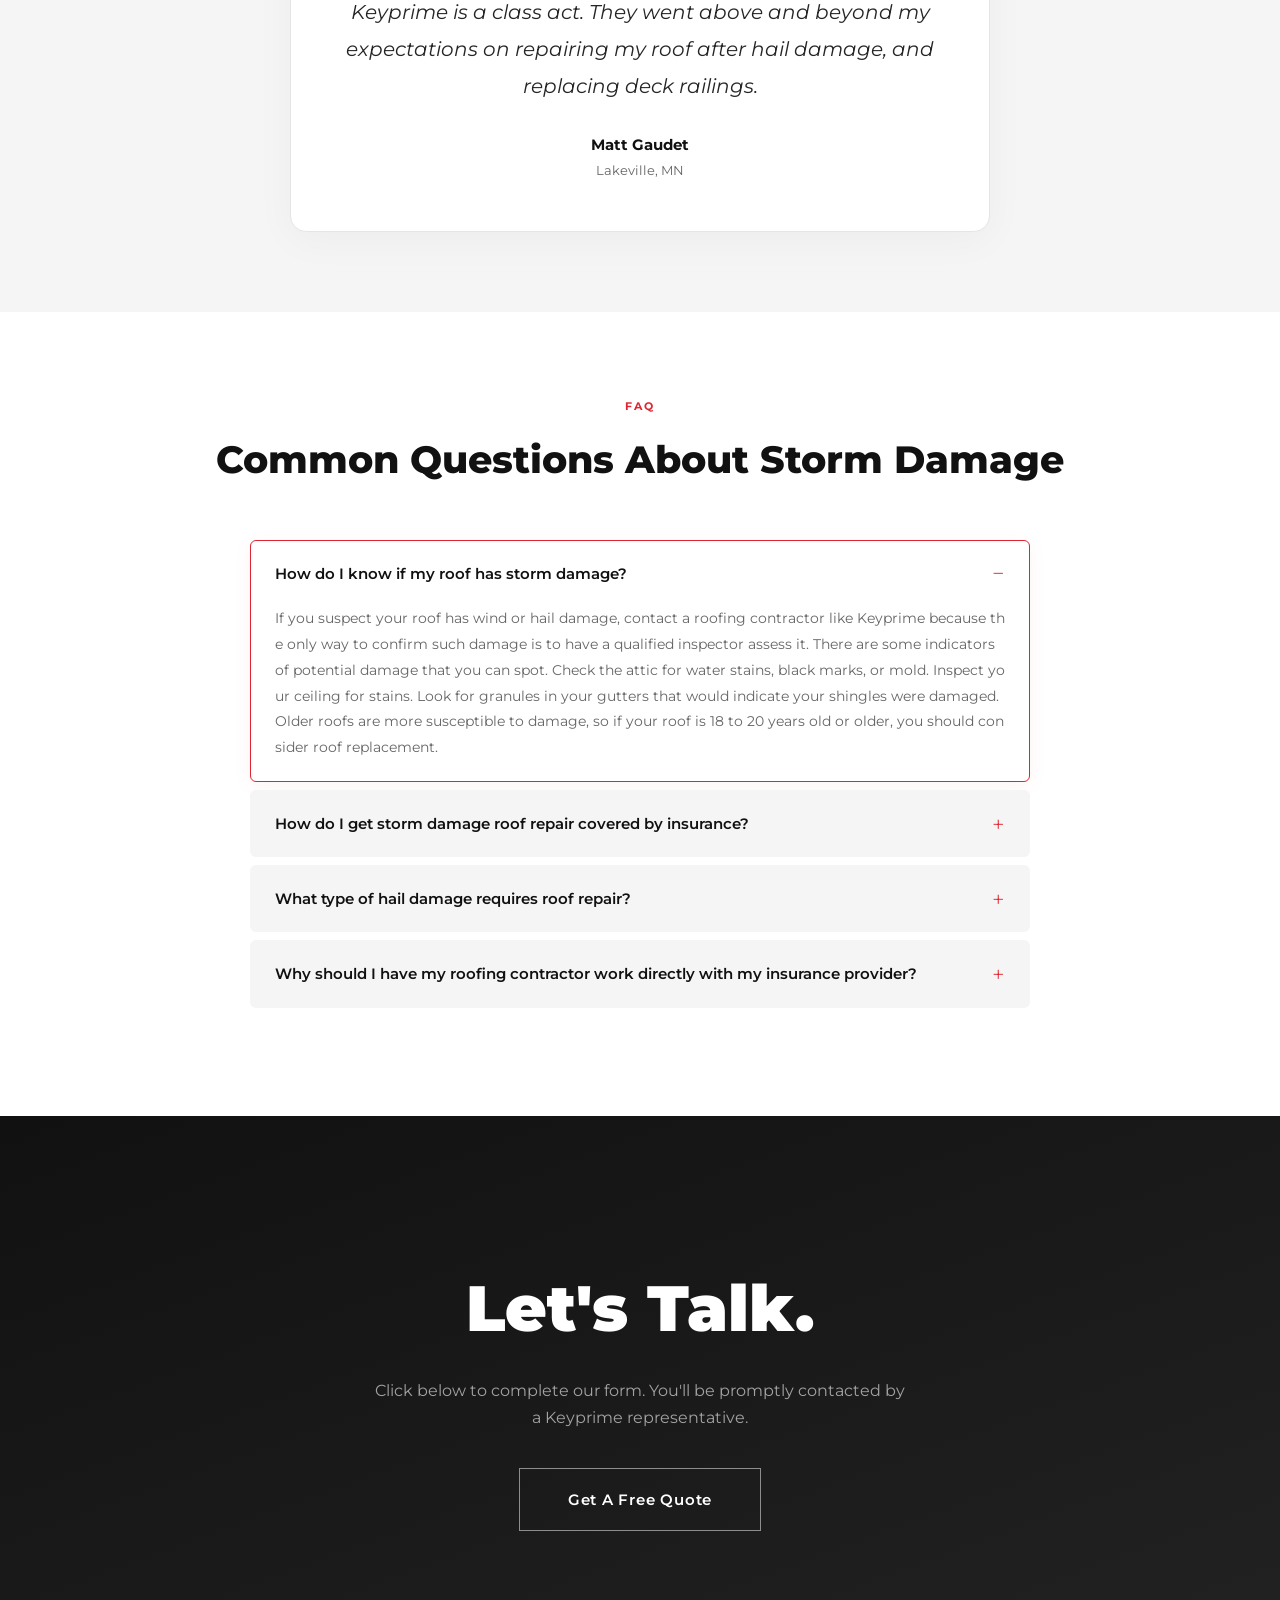
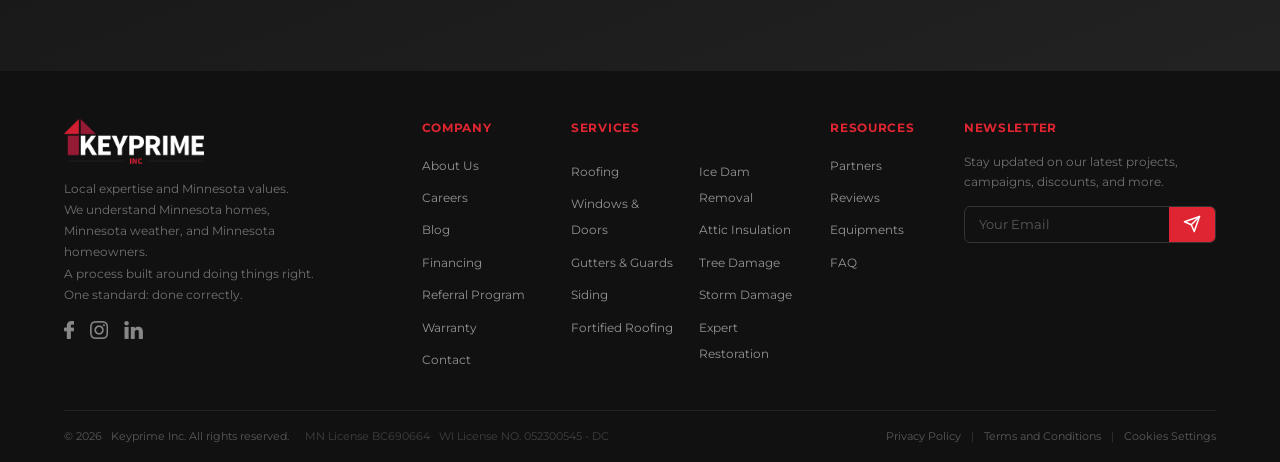
<file: ver6/index.html>
<!DOCTYPE html>
<html lang="en">
<head>
  <meta charset="UTF-8">
  <meta name="viewport" content="width=device-width, initial-scale=1.0">
  <title>Version 6 — Storm &amp; Hail Damage Repair | Keyprime Roofing</title>
  <meta name="description" content="Minnesota's trusted storm damage repair experts. Keyprime helps homeowners restore their homes fast with insurance claim assistance and a True Lifetime Warranty.">
  <link rel="preconnect" href="https://fonts.googleapis.com">
  <link rel="preconnect" href="https://fonts.gstatic.com" crossorigin>
  <link href="https://fonts.googleapis.com/css2?family=Archivo:wght@100;200;300;400&family=Montserrat:wght@300;400;500;600;700;800;900&family=Poppins:wght@300;400;500;600;700;800;900&display=swap" rel="stylesheet">
  <link rel="stylesheet" href="../css/style.css">
  <link rel="stylesheet" href="ver-override.css">
  <script src="https://fast.wistia.com/assets/external/E-v1.js" async></script>
</head>
<body>
  <div style="position:fixed;top:0;left:50%;transform:translateX(-50%);z-index:9999;background:var(--red);color:#fff;font-family:var(--font);font-size:.7rem;font-weight:700;padding:4px 16px;border-radius:0 0 6px 6px;letter-spacing:.06em;pointer-events:none;">VERSION 6 | 15% BOLDER, 5% LARGER</div>

  <!-- ===== TOP BAR (fixed, right-aligned like mockup) ===== -->
  <div class="top-bar" id="topBar">
    <div class="top-bar__inner">
      <span class="top-bar__warranty">TRUE LIFETIME WARRANTY&trade;</span>
      <span class="top-bar__sep">&middot;</span>
      <a href="tel:+19525223705" class="top-bar__phone">+1 (952) 522-3705</a>
    </div>
  </div>

  <!-- ===== NAVBAR (fixed, transparent over hero → solid on scroll) ===== -->
  <nav class="navbar navbar--hero" id="navbar">
    <div class="navbar__inner">
      <a href="https://keyprimeroofing.com" class="navbar__logo">
        <img src="../assets/logos/keyprime-logo-white.png" alt="Keyprime Inc." class="navbar__logo-img navbar__logo-img--white">
        <img src="../assets/logos/keyprime-logo-color.png" alt="Keyprime Inc." class="navbar__logo-img navbar__logo-img--color">
      </a>
      <button class="navbar__toggle" id="navToggle" aria-label="Toggle navigation">
        <span></span><span></span><span></span>
      </button>
      <ul class="navbar__menu" id="navMenu">
        <li class="navbar__item">
          <a href="https://keyprimeroofing.com" class="navbar__link">Home</a>
        </li>
        <li class="navbar__item navbar__item--dropdown">
          <a href="https://keyprimeroofing.com/about" class="navbar__link">About Us <svg width="10" height="6" viewBox="0 0 10 6"><path d="M1 1l4 4 4-4" stroke="currentColor" stroke-width="1.5" fill="none"/></svg></a>
          <ul class="navbar__dropdown">
            <li><a href="https://keyprimeroofing.com/about">Our Story</a></li>
            <li><a href="https://keyprimeroofing.com/reviews">Reviews</a></li>
            <li><a href="https://keyprimeroofing.com/hiring">Careers</a></li>
          </ul>
        </li>
        <li class="navbar__item navbar__item--dropdown">
          <a href="https://keyprimeroofing.com/services" class="navbar__link">Services <svg width="10" height="6" viewBox="0 0 10 6"><path d="M1 1l4 4 4-4" stroke="currentColor" stroke-width="1.5" fill="none"/></svg></a>
          <ul class="navbar__dropdown">
            <li><a href="https://keyprimeroofing.com/services/roofing">Roofing</a></li>
            <li><a href="https://keyprimeroofing.com/services/siding">Siding</a></li>
            <li><a href="https://keyprimeroofing.com/services/windows-and-doors">Windows &amp; Doors</a></li>
            <li><a href="https://keyprimeroofing.com/services/gutters-and-guards">Gutters &amp; Guards</a></li>
            <li><a href="https://keyprimeroofing.com/services/attic-insulation">Attic Insulation</a></li>
            <li><a href="https://keyprimeroofing.com/services/ice-dam-removal">Ice Dam Removal</a></li>
          </ul>
        </li>
        <li class="navbar__item navbar__item--dropdown">
          <a href="https://keyprimeroofing.com/projects" class="navbar__link">Projects <svg width="10" height="6" viewBox="0 0 10 6"><path d="M1 1l4 4 4-4" stroke="currentColor" stroke-width="1.5" fill="none"/></svg></a>
          <ul class="navbar__dropdown">
            <li><a href="https://keyprimeroofing.com/projects">Gallery</a></li>
            <li><a href="https://keyprimeroofing.com/blog">Blog</a></li>
          </ul>
        </li>
        <li class="navbar__item navbar__item--dropdown">
          <a href="https://keyprimeroofing.com/contact" class="navbar__link">Contact Us <svg width="10" height="6" viewBox="0 0 10 6"><path d="M1 1l4 4 4-4" stroke="currentColor" stroke-width="1.5" fill="none"/></svg></a>
          <ul class="navbar__dropdown">
            <li><a href="https://keyprimeroofing.com/contact">Get in Touch</a></li>
            <li><a href="https://keyprimeroofing.com/free-estimate">Free Estimate</a></li>
            <li><a href="https://keyprimeroofing.com/referral-program">Referral Program</a></li>
          </ul>
        </li>
        <li class="navbar__item">
          <a href="https://keyprimeroofing.com/free-estimate" class="navbar__link navbar__link--cta">FREE STORM DAMAGE INSPECTION</a>
        </li>
      </ul>
    </div>
    <div class="navbar__accent"></div>
  </nav>

  <!-- Mobile nav overlay -->
  <div class="nav-overlay" id="navOverlay"></div>

  <!-- ===== HERO (fixed, full viewport — content scrolls over it) ===== -->
  <section class="hero" id="hero">
    <canvas id="stormCanvas" class="storm-canvas"></canvas>
    <div class="hero__media">
      <video class="hero__video" autoplay muted loop playsinline>
        <source src="../assets/videos/storm-hero-video.mp4" type="video/mp4">
      </video>
    </div>
    <div class="hero__overlay"></div>

    <!-- Hero text content (left side) -->
    <div class="hero__content">
      <h1 class="hero__heading hero-anim">Weather the<br>Storm with Us</h1>
      <div class="hero__body">
        <h2 class="hero__sub hero-anim" data-delay="200">Minnesota's storms are some of the toughest in America</h2>
        <p class="hero__text hero-anim" data-delay="400">Strong rains and high winds bring down tree branches on your roof, hail impact causes water leaks in your home's exterior, and heavy ice and snow can buckle gutters and put your structure at risk.</p>
        <p class="hero__text hero-anim" data-delay="550">Keyprime helps homeowners get a real look at the damage fast. We also help you navigate your insurance claim so you have the power to bring your home back to its pre-storm strength as quickly as possible.</p>
      </div>
      <a href="https://keyprimeroofing.com/free-estimate" class="btn btn--hero-fill hero-anim" data-delay="700">FREE STORM DAMAGE INSPECTION</a>
    </div>

    <!-- Quote (top right) -->
    <div class="hero__quote hero-anim" data-delay="400">
      <p class="hero__quote-text"><em>Keyprime is a Minnesota exterior restoration specialist. We inspect your storm damage for free, document it, and guide you through the insurance claim until your home is fully restored.</em></p>
      <span class="hero__qm">&rdquo;</span>
    </div>

    <!-- Weather History (bottom right) -->
    <div class="hero__wh hero-anim" data-delay="500">
      <h3 class="wh__title">Weather Events</h3>
      <div class="wh__card">
        <span class="wh__corner wh__corner--tl"></span>
        <span class="wh__corner wh__corner--tr"></span>
        <span class="wh__corner wh__corner--bl"></span>
        <span class="wh__corner wh__corner--br"></span>
        <div class="wh__header">
          <div class="wh__location">
            <svg class="wh__pin" viewBox="0 0 24 24" width="14" height="14" fill="#DF2531" stroke="none"><path d="M12 2C8.13 2 5 5.13 5 9c0 5.25 7 13 7 13s7-7.75 7-13c0-3.87-3.13-7-7-7zm0 9.5a2.5 2.5 0 1 1 0-5 2.5 2.5 0 0 1 0 5z"/></svg>
            <span class="wh__city" id="whCity">Minneapolis, Minnesota</span>
            <span class="wh__date" id="whDate"></span>
          </div>
        </div>
        <div class="wh__tabs" id="whTabs">
          <button class="wh__tab wh__tab--active" data-years="2"</button>
        </div>
        <div class="wh__events" id="whEvents">
          <div class="wh__loading">Loading weather events&hellip;</div>
        </div>
      </div>
    </div>

    <!-- Partner / certification logos — scrolling marquee -->
    <div class="hero__partners">
      <div class="partners__track">
        <img src="../assets/logos/coatings-pro+.png" alt="CoatingsPro+">
        <img src="../assets/logos/gaf.png" alt="GAF">
        <img src="../assets/logos/mrca.png" alt="MRCA">
        <img src="../assets/logos/bbb.png" alt="BBB">
        <img src="../assets/logos/mule-hide.png" alt="Mule-Hide">
        <img src="../assets/logos/nrca.png" alt="NRCA">
        <img src="../assets/logos/owens-corning.png" alt="Owens Corning">
        <img src="../assets/logos/velux.png" alt="Velux">
        <img src="../assets/logos/coatings-pro+.png" alt="CoatingsPro+">
        <img src="../assets/logos/gaf.png" alt="GAF">
        <img src="../assets/logos/mrca.png" alt="MRCA">
        <img src="../assets/logos/bbb.png" alt="BBB">
        <img src="../assets/logos/mule-hide.png" alt="Mule-Hide">
        <img src="../assets/logos/nrca.png" alt="NRCA">
        <img src="../assets/logos/owens-corning.png" alt="Owens Corning">
        <img src="../assets/logos/velux.png" alt="Velux">
      </div>
    </div>
  </section>

  <!-- ===== SCROLLABLE PAGE CONTENT (slides over the fixed hero) ===== -->
  <div class="page-content">

    <!-- ===== DAMAGE TYPES ===== -->
    <section class="services">
      <div class="services__bg" data-parallax="0.1">
        <img src="../assets/images/storm-hero-desktop.png" alt="" loading="lazy">
      </div>
      <div class="services__overlay"></div>
      <div class="container services__content">
        <span class="tag tag--light anim-in">What We Repair</span>
        <h2 class="services__heading anim-in" data-delay="100">Comprehensive Storm Damage Services</h2>
        <div class="services__grid">
          <div class="service-card anim-slide-right" data-delay="0">
            <div class="service-card__icon">
              <img src="../assets/icons/repairs/roof.png" alt="Roof damage icon">
            </div>
            <h3>Roof Damage</h3>
            <p>Missing shingles, leaks, and structural damage from high winds, fallen trees, and hail impact.</p>
          </div>
          <div class="service-card anim-slide-right" data-delay="150">
            <div class="service-card__icon">
              <img src="../assets/icons/repairs/siding.png" alt="Siding damage icon">
            </div>
            <h3>Siding Damage</h3>
            <p>Cracked, dented, or blown-off siding panels restored to protect your home's exterior.</p>
          </div>
          <div class="service-card anim-slide-right" data-delay="300">
            <div class="service-card__icon">
              <img src="../assets/icons/repairs/window-door.png" alt="Window and door damage icon">
            </div>
            <h3>Window &amp; Door Damage</h3>
            <p>Broken glass, damaged frames, and compromised seals from storm debris — replaced to factory specs.</p>
          </div>
          <div class="service-card anim-slide-right" data-delay="450">
            <div class="service-card__icon">
              <img src="../assets/icons/repairs/gutter-guard.png" alt="Gutter and guard damage icon">
            </div>
            <h3>Gutter &amp; Guard Damage</h3>
            <p>Buckled, torn, or detached gutters and guards re-installed to protect your foundation.</p>
          </div>
        </div>
      </div>
    </section>

    <!-- ===== KEYPRIME vs OTHERS ===== -->
    <section class="comparison">
      <div class="container">
        <span class="tag tag--center anim-in">Why Keyprime</span>
        <h2 class="comparison__heading anim-in" data-delay="100">The Keyprime Difference</h2>
        <div class="comparison__table">
          <div class="comparison__col comparison__col--kp anim-in" data-delay="100">
            <div class="comparison__header">
              <img src="../assets/logos/keyprime-logo-white.png" alt="Keyprime" height="32">
            </div>
            <ul class="comparison__list">
              <li><span class="check">&#10003;</span> Free, comprehensive home inspection</li>
              <li><span class="check">&#10003;</span> Direct insurance coordination</li>
              <li><span class="check">&#10003;</span> True Lifetime Warranty on all work</li>
              <li><span class="check">&#10003;</span> Licensed &amp; insured Minnesota contractor</li>
              <li><span class="check">&#10003;</span> No upfront cost to homeowner</li>
              <li><span class="check">&#10003;</span> 1-year post-install inspection included</li>
            </ul>
          </div>
          <div class="comparison__col comparison__col--others anim-in" data-delay="250">
            <div class="comparison__header">
              <span>Others</span>
            </div>
            <ul class="comparison__list">
              <li><span class="cross">&times;</span> Inspection fees or limited scope</li>
              <li><span class="cross">&times;</span> Homeowner manages claims alone</li>
              <li><span class="cross">&times;</span> Standard manufacturer warranty only</li>
              <li><span class="cross">&times;</span> May lack proper licensing</li>
              <li><span class="cross">&times;</span> Upfront deposits required</li>
              <li><span class="cross">&times;</span> No follow-up after completion</li>
            </ul>
          </div>
        </div>
        <!-- Mobile accordion (hidden on desktop, shown via CSS at 768px) -->
        <div class="comparison__accordion">
          <div class="comparison__col comparison__col--kp">
            <div class="comparison__acc-list" id="compAccordion">
              <div class="comparison__acc-item" data-index="0">
                <div class="comparison__acc-kp">
                  <span class="check">&#10003;</span>
                  <span>Free, comprehensive home inspection</span>
                  <svg class="comparison__acc-chevron" viewBox="0 0 16 16" fill="none" stroke="currentColor" stroke-width="2"><path d="M4 6l4 4 4-4"/></svg>
                </div>
                <div class="comparison__acc-others">
                  <div class="comparison__acc-others-inner">
                    <span class="comparison__acc-others-label">VS Others |</span>
                    <span class="comparison__acc-others-data">Inspection fees or limited scope</span>
                  </div>
                </div>
              </div>
              <div class="comparison__acc-item" data-index="1">
                <div class="comparison__acc-kp">
                  <span class="check">&#10003;</span>
                  <span>Direct insurance coordination</span>
                  <svg class="comparison__acc-chevron" viewBox="0 0 16 16" fill="none" stroke="currentColor" stroke-width="2"><path d="M4 6l4 4 4-4"/></svg>
                </div>
                <div class="comparison__acc-others">
                  <div class="comparison__acc-others-inner">
                    <span class="comparison__acc-others-label">VS Others |</span>
                    <span class="comparison__acc-others-data">Homeowner manages claims alone</span>
                  </div>
                </div>
              </div>
              <div class="comparison__acc-item" data-index="2">
                <div class="comparison__acc-kp">
                  <span class="check">&#10003;</span>
                  <span>True Lifetime Warranty on all work</span>
                  <svg class="comparison__acc-chevron" viewBox="0 0 16 16" fill="none" stroke="currentColor" stroke-width="2"><path d="M4 6l4 4 4-4"/></svg>
                </div>
                <div class="comparison__acc-others">
                  <div class="comparison__acc-others-inner">
                    <span class="comparison__acc-others-label">VS Others |</span>
                    <span class="comparison__acc-others-data">Standard manufacturer warranty only</span>
                  </div>
                </div>
              </div>
              <div class="comparison__acc-item" data-index="3">
                <div class="comparison__acc-kp">
                  <span class="check">&#10003;</span>
                  <span>Licensed &amp; insured Minnesota contractor</span>
                  <svg class="comparison__acc-chevron" viewBox="0 0 16 16" fill="none" stroke="currentColor" stroke-width="2"><path d="M4 6l4 4 4-4"/></svg>
                </div>
                <div class="comparison__acc-others">
                  <div class="comparison__acc-others-inner">
                    <span class="comparison__acc-others-label">VS Others |</span>
                    <span class="comparison__acc-others-data">May lack proper licensing</span>
                  </div>
                </div>
              </div>
              <div class="comparison__acc-item" data-index="4">
                <div class="comparison__acc-kp">
                  <span class="check">&#10003;</span>
                  <span>No upfront cost to homeowner</span>
                  <svg class="comparison__acc-chevron" viewBox="0 0 16 16" fill="none" stroke="currentColor" stroke-width="2"><path d="M4 6l4 4 4-4"/></svg>
                </div>
                <div class="comparison__acc-others">
                  <div class="comparison__acc-others-inner">
                    <span class="comparison__acc-others-label">VS Others |</span>
                    <span class="comparison__acc-others-data">Upfront deposits required</span>
                  </div>
                </div>
              </div>
              <div class="comparison__acc-item" data-index="5">
                <div class="comparison__acc-kp">
                  <span class="check">&#10003;</span>
                  <span>1-year post-install inspection included</span>
                  <svg class="comparison__acc-chevron" viewBox="0 0 16 16" fill="none" stroke="currentColor" stroke-width="2"><path d="M4 6l4 4 4-4"/></svg>
                </div>
                <div class="comparison__acc-others">
                  <div class="comparison__acc-others-inner">
                    <span class="comparison__acc-others-label">VS Others |</span>
                    <span class="comparison__acc-others-data">No follow-up after completion</span>
                  </div>
                </div>
              </div>
            </div>
          </div>
        </div>
      </div>
    </section>

    <!-- ===== VIDEO ===== -->
    <section class="video-section">
      <div class="container">
        <div class="video-section__wrap anim-in">
          <div class="wistia_responsive_padding" style="padding:56.25% 0 0 0;position:relative;">
            <div class="wistia_responsive_wrapper" style="height:100%;left:0;position:absolute;top:0;width:100%;">
              <iframe src="https://fast.wistia.net/embed/iframe/1poab6ta7n?seo=true&videoFoam=true&playerColor=DF2531" title="Keyprime Video" allow="autoplay; fullscreen" allowtransparency="true" frameborder="0" scrolling="no" class="wistia_embed" name="wistia_embed" style="width:100%;height:100%;"></iframe>
            </div>
          </div>
        </div>
      </div>
    </section>

    <!-- ===== TESTIMONIAL ===== -->
    <section class="testimonial">
      <div class="container">
        <div class="testimonial__inner anim-in">
          <div class="testimonial__mark">&ldquo;</div>
          <blockquote>
            <p>Keyprime is a class act. They went above and beyond my expectations on repairing my roof after hail damage, and replacing deck railings.</p>
          </blockquote>
          <div class="testimonial__author">
            <strong>Matt Gaudet</strong>
            <span>Lakeville, MN</span>
          </div>
        </div>
      </div>
    </section>

    <!-- ===== FAQ ===== -->
    <section class="faq" id="faq">
      <div class="container">
        <div class="faq__header">
          <span class="tag anim-in">FAQ</span>
          <h2 class="faq__heading anim-in" data-delay="100">Common Questions About Storm Damage</h2>
        </div>
        <div class="faq__list">
          <details class="faq__item anim-in" data-delay="0" open>
            <summary>How do I know if my roof has storm damage?</summary>
            <div class="faq__answer">
              <p>If you suspect your roof has wind or hail damage, contact a roofing contractor like Keyprime because the only way to confirm such damage is to have a qualified inspector assess it. There are some indicators of potential damage that you can spot. Check the attic for water stains, black marks, or mold. Inspect your ceiling for stains. Look for granules in your gutters that would indicate your shingles were damaged. Older roofs are more susceptible to damage, so if your roof is 18 to 20 years old or older, you should consider roof replacement.</p>
            </div>
          </details>
          <details class="faq__item anim-in" data-delay="80">
            <summary>How do I get storm damage roof repair covered by insurance?</summary>
            <div class="faq__answer">
              <p>Once you suspect your roof has storm damage, contact your insurance provider to confirm what type of policy you have, how long it will take to process a claim, and if estimates will be required for repairs. You have two years after the date of damage to report it to your insurance company. Once you contact your insurer, contact Keyprime. Our qualified inspectors are trained to identify storm damage and our experienced staff will work with insurance to get storm damage to your roof repaired quickly and correctly.</p>
            </div>
          </details>
          <details class="faq__item anim-in" data-delay="160">
            <summary>What type of hail damage requires roof repair?</summary>
            <div class="faq__answer">
              <p>Depending on the size of the hail damage, different types of repairs will be more useful. The type of repair would depend on how deep and wide the hole is. A roofing contractor will be able to determine if a repair or replacement is needed.</p>
            </div>
          </details>
          <details class="faq__item anim-in" data-delay="240">
            <summary>Why should I have my roofing contractor work directly with my insurance provider?</summary>
            <div class="faq__answer">
              <p>Keyprime not only inspects roofs for storm damage, but can also work directly with your insurance provider to get the damage repaired quickly with no upfront cost to you. Keyprime employs a team of experienced professionals that specialize in working through insurance claims to make sure they are processed properly and on time.</p>
            </div>
          </details>
        </div>
      </div>
    </section>

    <!-- ===== CTA — LET'S TALK ===== -->
    <section class="cta">
      <div class="cta__bg" data-parallax="0.18">
        <img src="../assets/images/team-photo.png" alt="" loading="lazy">
      </div>
      <div class="cta__overlay"></div>
      <div class="container cta__content">
        <h2 class="anim-in">Let's Talk.</h2>
        <p class="anim-in" data-delay="100">Click below to complete our form. You'll be promptly contacted by a Keyprime representative.</p>
        <a href="https://keyprimeroofing.com/free-estimate" class="btn btn--cta-light btn--lg anim-in" data-delay="200">Get A Free Quote</a>
      </div>
    </section>

    <!-- ===== FOOTER ===== -->
    <footer class="footer">
      <div class="container">
        <!-- Desktop footer (hidden on mobile) -->
        <div class="footer__top">
          <div class="footer__brand">
            <img src="../assets/logos/keyprime-logo-white.png" alt="Keyprime Inc." width="140">
            <div class="footer__tagline">
              <p>Local expertise and Minnesota values.<br>We understand Minnesota homes,<br>Minnesota weather, and Minnesota<br>homeowners.<br>A process built around doing things right.<br>One standard: done correctly.</p>
            </div>
            <div class="footer__social">
              <a href="https://www.facebook.com/keyprimeroofing" aria-label="Facebook"><img src="../assets/icons/fb-icon.png" alt="" class="social-icon"></a>
              <a href="https://www.instagram.com/keyprimeroofing" aria-label="Instagram"><img src="../assets/icons/ig-icon.png" alt="" class="social-icon"></a>
              <a href="https://www.linkedin.com/company/keyprimeroofing" aria-label="LinkedIn"><img src="../assets/icons/linkedin-icon.png" alt="" class="social-icon"></a>
            </div>
          </div>
          <div class="footer__links">
            <div class="footer__col">
              <h4>Company</h4>
              <ul>
                <li><a href="https://keyprimeroofing.com/about">About Us</a></li>
                <li><a href="https://keyprimeroofing.com/hiring">Careers</a></li>
                <li><a href="https://keyprimeroofing.com/blog">Blog</a></li>
                <li><a href="https://keyprimeroofing.com/financing">Financing</a></li>
                <li><a href="https://keyprimeroofing.com/referral-program">Referral Program</a></li>
                <li><a href="https://keyprimeroofing.com/warranty">Warranty</a></li>
                <li><a href="https://keyprimeroofing.com/contact">Contact</a></li>
              </ul>
            </div>
            <div class="footer__col footer__col--services">
              <h4>Services</h4>
              <ul>
                <li><a href="https://keyprimeroofing.com/services/roofing">Roofing</a></li>
                <li><a href="https://keyprimeroofing.com/services/windows-and-doors">Windows &amp; Doors</a></li>
                <li><a href="https://keyprimeroofing.com/services/gutters-and-guards">Gutters &amp; Guards</a></li>
                <li><a href="https://keyprimeroofing.com/services/siding">Siding</a></li>
                <li><a href="https://keyprimeroofing.com/services/fortified-roofing">Fortified Roofing</a></li>
              </ul>
              <ul>
                <li><a href="https://keyprimeroofing.com/services/ice-dam-removal">Ice Dam Removal</a></li>
                <li><a href="https://keyprimeroofing.com/services/attic-insulation">Attic Insulation</a></li>
                <li><a href="https://keyprimeroofing.com/tree-damage">Tree Damage</a></li>
                <li><a href="https://keyprimeroofing.com/services/storm-repair">Storm Damage</a></li>
                <li><a href="https://keyprimeroofing.com/expert-restoration">Expert Restoration</a></li>
              </ul>
            </div>
            <div class="footer__col">
              <h4>Resources</h4>
              <ul>
                <li><a href="https://keyprimeroofing.com/partners">Partners</a></li>
                <li><a href="https://keyprimeroofing.com/reviews">Reviews</a></li>
                <li><a href="https://keyprimeroofing.com/equipment">Equipments</a></li>
                <li><a href="#faq">FAQ</a></li>
              </ul>
            </div>
            <div class="footer__col footer__col--newsletter">
              <h4>Newsletter</h4>
              <p class="footer__nl-desc">Stay updated on our latest projects, campaigns, discounts, and more.</p>
              <form class="footer__newsletter-form" onsubmit="return false;">
                <input type="email" placeholder="Your Email" required>
                <button type="submit" aria-label="Subscribe">
                  <svg viewBox="0 0 24 24" width="18" height="18" fill="none" stroke="currentColor" stroke-width="2" stroke-linecap="round" stroke-linejoin="round"><line x1="22" y1="2" x2="11" y2="13"/><polygon points="22 2 15 22 11 13 2 9 22 2"/></svg>
                </button>
              </form>
            </div>
          </div>
        </div>
        <!-- Mobile footer links (hidden on desktop) -->
        <div class="footer__links--mobile">
          <div class="footer__col--mobile">
            <h4>Company</h4>
            <ul>
              <li><a href="https://keyprimeroofing.com/about">About Us</a></li>
              <li><a href="https://keyprimeroofing.com/hiring">Careers</a></li>
              <li><a href="https://keyprimeroofing.com/blog">Blog</a></li>
              <li><a href="https://keyprimeroofing.com/financing">Financing</a></li>
              <li><a href="https://keyprimeroofing.com/referral-program">Referral Program</a></li>
              <li><a href="https://keyprimeroofing.com/warranty">Warranty</a></li>
              <li><a href="https://keyprimeroofing.com/contact">Contact</a></li>
            </ul>
          </div>
          <div class="footer__col--mobile footer__col--services-mobile">
            <h4>Services</h4>
            <ul>
              <li><a href="https://keyprimeroofing.com/services/roofing">Roofing</a></li>
              <li><a href="https://keyprimeroofing.com/services/windows-and-doors">Windows &amp; Doors</a></li>
              <li><a href="https://keyprimeroofing.com/services/gutters-and-guards">Gutters &amp; Guards</a></li>
              <li><a href="https://keyprimeroofing.com/services/siding">Siding</a></li>
              <li><a href="https://keyprimeroofing.com/services/fortified-roofing">Fortified Roofing</a></li>
            </ul>
            <ul>
              <li><a href="https://keyprimeroofing.com/services/ice-dam-removal">Ice Dam Removal</a></li>
              <li><a href="https://keyprimeroofing.com/services/attic-insulation">Attic Insulation</a></li>
              <li><a href="https://keyprimeroofing.com/tree-damage">Tree Damage</a></li>
              <li><a href="https://keyprimeroofing.com/services/storm-repair">Storm Damage</a></li>
              <li><a href="https://keyprimeroofing.com/expert-restoration">Expert Restoration</a></li>
            </ul>
          </div>
          <div class="footer__col--mobile">
            <h4>Resources</h4>
            <ul>
              <li><a href="https://keyprimeroofing.com/partners">Partners</a></li>
              <li><a href="https://keyprimeroofing.com/reviews">Reviews</a></li>
              <li><a href="https://keyprimeroofing.com/equipment">Equipments</a></li>
              <li><a href="#faq">FAQ</a></li>
            </ul>
          </div>
          <div class="footer__newsletter--mobile">
            <h4>Newsletter</h4>
            <p>Stay updated on our latest projects, campaigns, discounts, and more.</p>
            <form class="footer__newsletter-form" onsubmit="return false;">
              <input type="email" placeholder="Your Email" required>
              <button type="submit" aria-label="Subscribe">
                <svg viewBox="0 0 24 24" width="18" height="18" fill="none" stroke="currentColor" stroke-width="2" stroke-linecap="round" stroke-linejoin="round"><line x1="22" y1="2" x2="11" y2="13"/><polygon points="22 2 15 22 11 13 2 9 22 2"/></svg>
              </button>
            </form>
          </div>
        </div>
        <div class="footer__bottom">
          <div class="footer__bottom-left">
            <span class="footer__copy">&copy; 2026 &nbsp; Keyprime Inc. All rights reserved.</span>
            <span class="footer__licenses">MN License BC690664 &nbsp; WI License NO. 052300545 - DC</span>
          </div>
          <div class="footer__bottom-mobile">
            <div class="footer__social">
              <a href="https://www.facebook.com/keyprimeroofing" aria-label="Facebook"><img src="../assets/icons/fb-icon.png" alt="" class="social-icon"></a>
              <a href="https://www.instagram.com/keyprimeroofing" aria-label="Instagram"><img src="../assets/icons/ig-icon.png" alt="" class="social-icon"></a>
              <a href="https://www.linkedin.com/company/keyprimeroofing" aria-label="LinkedIn"><img src="../assets/icons/linkedin-icon.png" alt="" class="social-icon"></a>
            </div>
            <div class="footer__tagline--mobile">
              <p>Local expertise and Minnesota values.</p>
              <p>We understand Minnesota homes, Minnesota weather, and Minnesota homeowners.</p>
              <p>A process built around doing things right.</p>
              <p>One standard: done correctly.</p>
            </div>
            <div class="footer__logo-bottom">
              <img src="../assets/logos/keyprime-logo-white.png" alt="Keyprime Inc.">
            </div>
          </div>
          <div class="footer__legal">
            <a href="https://keyprimeroofing.com/privacy-policy">Privacy Policy</a>
            <span>|</span>
            <a href="https://keyprimeroofing.com/terms-and-conditions">Terms and Conditions</a>
            <span>|</span>
            <a href="#">Cookies Settings</a>
          </div>
          <p class="footer__copy--mobile">&copy; 2026 &nbsp; Keyprime Inc.</p>
          <p class="footer__licenses--mobile">All rights reserved. MN License BC690664 WI License NO. 052300545 - DC</p>
        </div>
      </div>
    </footer>

  </div><!-- /.page-content -->

  <!-- Side tab -->
  <a href="https://keyprimeroofing.com/free-estimate" class="side-tab">Get Instant Quote</a>

  <script src="../js/main.js"></script>
</body>
</html>
</file>
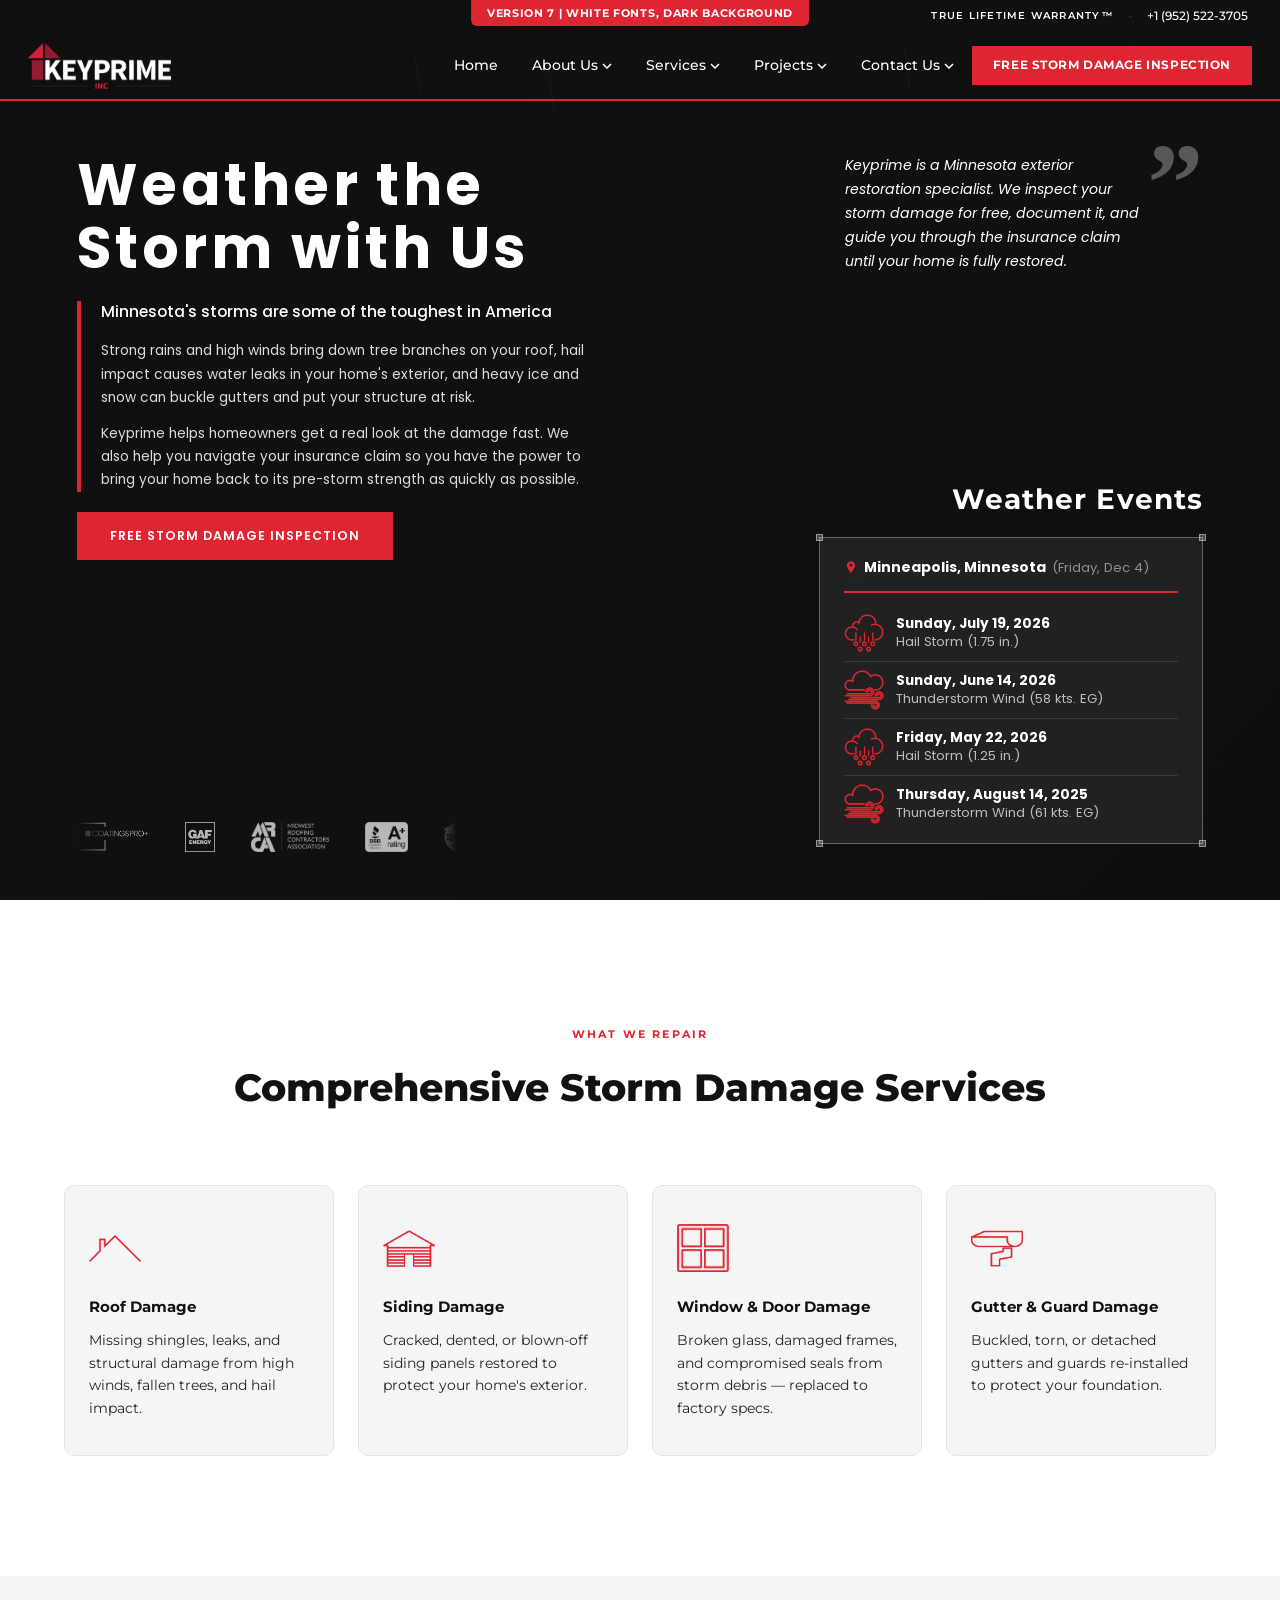
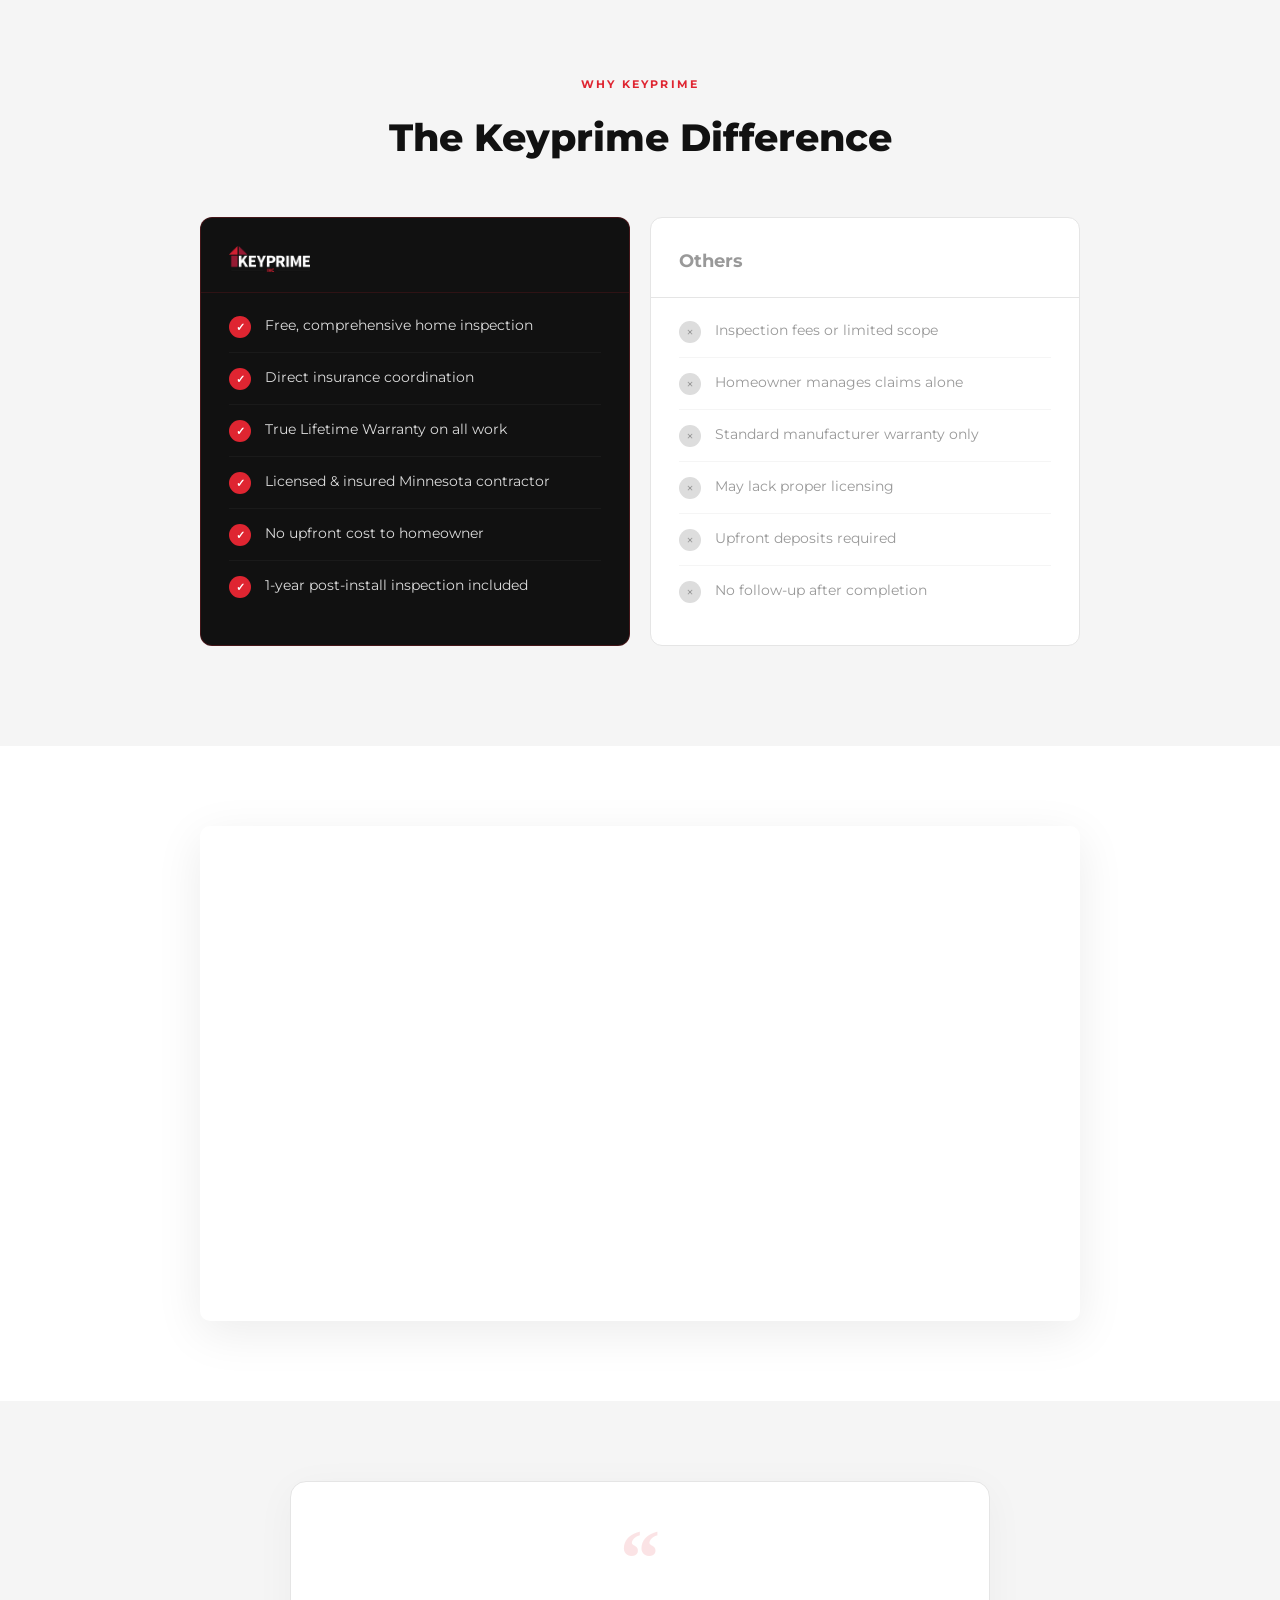
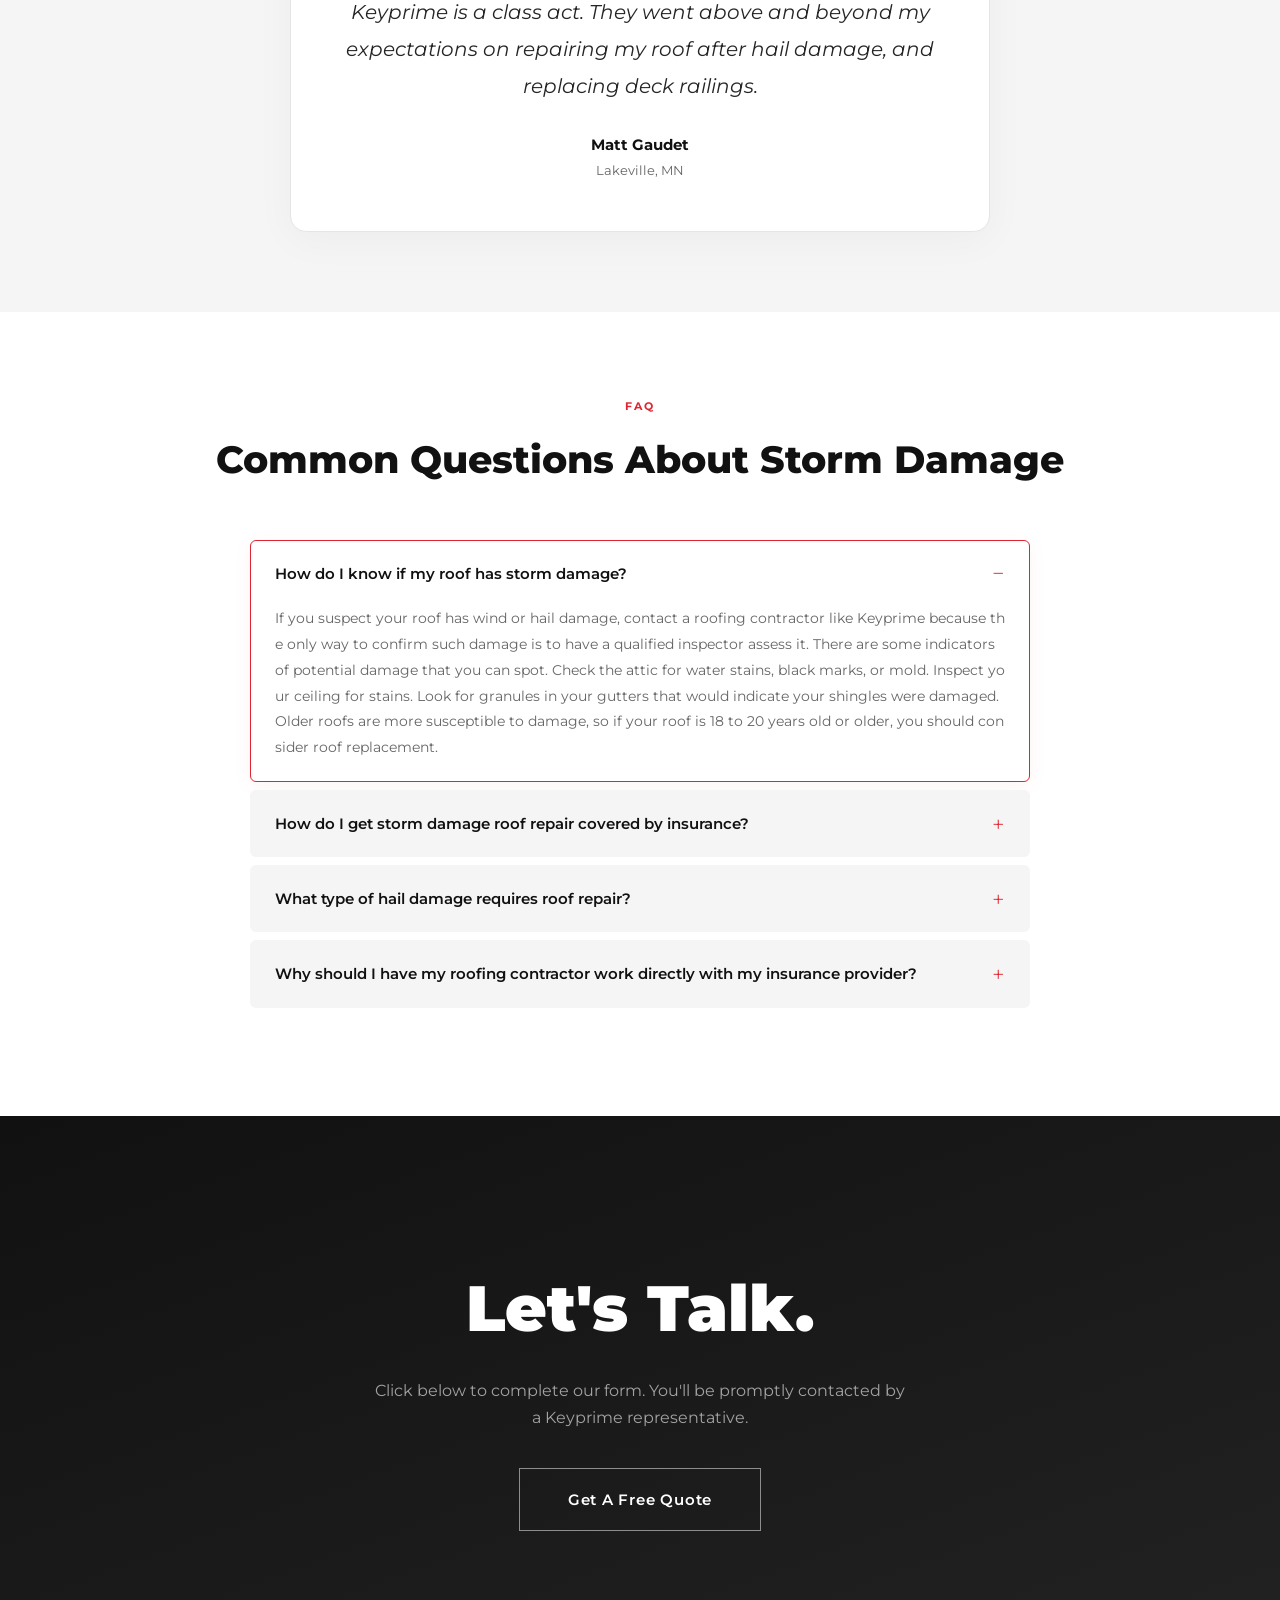
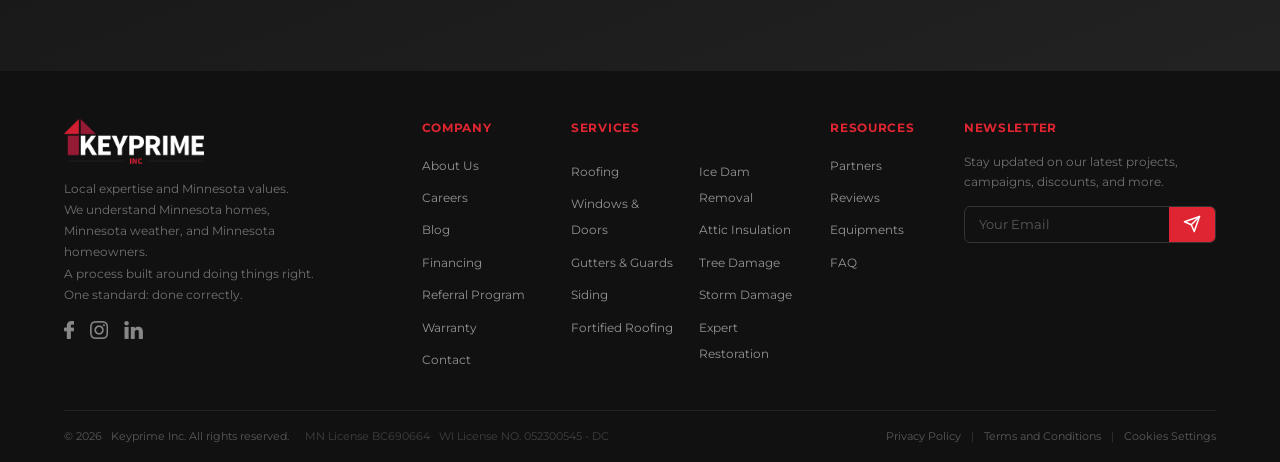
<file: ver7/index.html>
<!DOCTYPE html>
<html lang="en">
<head>
  <meta charset="UTF-8">
  <meta name="viewport" content="width=device-width, initial-scale=1.0">
  <title>Version 7 — Storm &amp; Hail Damage Repair | Keyprime Roofing</title>
  <meta name="description" content="Minnesota's trusted storm damage repair experts. Keyprime helps homeowners restore their homes fast with insurance claim assistance and a True Lifetime Warranty.">
  <link rel="preconnect" href="https://fonts.googleapis.com">
  <link rel="preconnect" href="https://fonts.gstatic.com" crossorigin>
  <link href="https://fonts.googleapis.com/css2?family=Archivo:wght@100;200;300;400&family=Montserrat:wght@300;400;500;600;700;800;900&family=Poppins:wght@300;400;500;600;700;800;900&display=swap" rel="stylesheet">
  <link rel="stylesheet" href="../css/style.css">
  <link rel="stylesheet" href="ver-override.css">
  <script src="https://fast.wistia.com/assets/external/E-v1.js" async></script>
</head>
<body>
  <div style="position:fixed;top:0;left:50%;transform:translateX(-50%);z-index:9999;background:var(--red);color:#fff;font-family:var(--font);font-size:.7rem;font-weight:700;padding:4px 16px;border-radius:0 0 6px 6px;letter-spacing:.06em;pointer-events:none;">VERSION 7 | WHITE FONTS, DARK BACKGROUND</div>

  <!-- ===== TOP BAR (fixed, right-aligned like mockup) ===== -->
  <div class="top-bar" id="topBar">
    <div class="top-bar__inner">
      <span class="top-bar__warranty">TRUE LIFETIME WARRANTY&trade;</span>
      <span class="top-bar__sep">&middot;</span>
      <a href="tel:+19525223705" class="top-bar__phone">+1 (952) 522-3705</a>
    </div>
  </div>

  <!-- ===== NAVBAR (fixed, transparent over hero → solid on scroll) ===== -->
  <nav class="navbar navbar--hero" id="navbar">
    <div class="navbar__inner">
      <a href="https://keyprimeroofing.com" class="navbar__logo">
        <img src="../assets/logos/keyprime-logo-white.png" alt="Keyprime Inc." class="navbar__logo-img navbar__logo-img--white">
        <img src="../assets/logos/keyprime-logo-color.png" alt="Keyprime Inc." class="navbar__logo-img navbar__logo-img--color">
      </a>
      <button class="navbar__toggle" id="navToggle" aria-label="Toggle navigation">
        <span></span><span></span><span></span>
      </button>
      <ul class="navbar__menu" id="navMenu">
        <li class="navbar__item">
          <a href="https://keyprimeroofing.com" class="navbar__link">Home</a>
        </li>
        <li class="navbar__item navbar__item--dropdown">
          <a href="https://keyprimeroofing.com/about" class="navbar__link">About Us <svg width="10" height="6" viewBox="0 0 10 6"><path d="M1 1l4 4 4-4" stroke="currentColor" stroke-width="1.5" fill="none"/></svg></a>
          <ul class="navbar__dropdown">
            <li><a href="https://keyprimeroofing.com/about">Our Story</a></li>
            <li><a href="https://keyprimeroofing.com/reviews">Reviews</a></li>
            <li><a href="https://keyprimeroofing.com/hiring">Careers</a></li>
          </ul>
        </li>
        <li class="navbar__item navbar__item--dropdown">
          <a href="https://keyprimeroofing.com/services" class="navbar__link">Services <svg width="10" height="6" viewBox="0 0 10 6"><path d="M1 1l4 4 4-4" stroke="currentColor" stroke-width="1.5" fill="none"/></svg></a>
          <ul class="navbar__dropdown">
            <li><a href="https://keyprimeroofing.com/services/roofing">Roofing</a></li>
            <li><a href="https://keyprimeroofing.com/services/siding">Siding</a></li>
            <li><a href="https://keyprimeroofing.com/services/windows-and-doors">Windows &amp; Doors</a></li>
            <li><a href="https://keyprimeroofing.com/services/gutters-and-guards">Gutters &amp; Guards</a></li>
            <li><a href="https://keyprimeroofing.com/services/attic-insulation">Attic Insulation</a></li>
            <li><a href="https://keyprimeroofing.com/services/ice-dam-removal">Ice Dam Removal</a></li>
          </ul>
        </li>
        <li class="navbar__item navbar__item--dropdown">
          <a href="https://keyprimeroofing.com/projects" class="navbar__link">Projects <svg width="10" height="6" viewBox="0 0 10 6"><path d="M1 1l4 4 4-4" stroke="currentColor" stroke-width="1.5" fill="none"/></svg></a>
          <ul class="navbar__dropdown">
            <li><a href="https://keyprimeroofing.com/projects">Gallery</a></li>
            <li><a href="https://keyprimeroofing.com/blog">Blog</a></li>
          </ul>
        </li>
        <li class="navbar__item navbar__item--dropdown">
          <a href="https://keyprimeroofing.com/contact" class="navbar__link">Contact Us <svg width="10" height="6" viewBox="0 0 10 6"><path d="M1 1l4 4 4-4" stroke="currentColor" stroke-width="1.5" fill="none"/></svg></a>
          <ul class="navbar__dropdown">
            <li><a href="https://keyprimeroofing.com/contact">Get in Touch</a></li>
            <li><a href="https://keyprimeroofing.com/free-estimate">Free Estimate</a></li>
            <li><a href="https://keyprimeroofing.com/referral-program">Referral Program</a></li>
          </ul>
        </li>
        <li class="navbar__item">
          <a href="https://keyprimeroofing.com/free-estimate" class="navbar__link navbar__link--cta">FREE STORM DAMAGE INSPECTION</a>
        </li>
      </ul>
    </div>
    <div class="navbar__accent"></div>
  </nav>

  <!-- Mobile nav overlay -->
  <div class="nav-overlay" id="navOverlay"></div>

  <!-- ===== HERO (fixed, full viewport — content scrolls over it) ===== -->
  <section class="hero" id="hero">
    <canvas id="stormCanvas" class="storm-canvas"></canvas>
    <div class="hero__media">
      <video class="hero__video" autoplay muted loop playsinline>
        <source src="../assets/videos/storm-hero-video-dark.mp4" type="video/mp4">
      </video>
    </div>
    <div class="hero__overlay"></div>

    <!-- Hero text content (left side) -->
    <div class="hero__content">
      <h1 class="hero__heading hero-anim">Weather the<br>Storm with Us</h1>
      <div class="hero__body">
        <h2 class="hero__sub hero-anim" data-delay="200">Minnesota's storms are some of the toughest in America</h2>
        <p class="hero__text hero-anim" data-delay="400">Strong rains and high winds bring down tree branches on your roof, hail impact causes water leaks in your home's exterior, and heavy ice and snow can buckle gutters and put your structure at risk.</p>
        <p class="hero__text hero-anim" data-delay="550">Keyprime helps homeowners get a real look at the damage fast. We also help you navigate your insurance claim so you have the power to bring your home back to its pre-storm strength as quickly as possible.</p>
      </div>
      <a href="https://keyprimeroofing.com/free-estimate" class="btn btn--hero-fill hero-anim" data-delay="700">FREE STORM DAMAGE INSPECTION</a>
    </div>

    <!-- Quote (top right) -->
    <div class="hero__quote hero-anim" data-delay="400">
      <p class="hero__quote-text"><em>Keyprime is a Minnesota exterior restoration specialist. We inspect your storm damage for free, document it, and guide you through the insurance claim until your home is fully restored.</em></p>
      <span class="hero__qm">&rdquo;</span>
    </div>

    <!-- Weather History (bottom right) -->
    <div class="hero__wh hero-anim" data-delay="500">
      <h3 class="wh__title">Weather Events</h3>
      <div class="wh__card">
        <span class="wh__corner wh__corner--tl"></span>
        <span class="wh__corner wh__corner--tr"></span>
        <span class="wh__corner wh__corner--bl"></span>
        <span class="wh__corner wh__corner--br"></span>
        <div class="wh__header">
          <div class="wh__location">
            <svg class="wh__pin" viewBox="0 0 24 24" width="14" height="14" fill="#DF2531" stroke="none"><path d="M12 2C8.13 2 5 5.13 5 9c0 5.25 7 13 7 13s7-7.75 7-13c0-3.87-3.13-7-7-7zm0 9.5a2.5 2.5 0 1 1 0-5 2.5 2.5 0 0 1 0 5z"/></svg>
            <span class="wh__city" id="whCity">Minneapolis, Minnesota</span>
            <span class="wh__date" id="whDate"></span>
          </div>
        </div>
        <div class="wh__tabs" id="whTabs">
          <button class="wh__tab wh__tab--active" data-years="2"</button>
        </div>
        <div class="wh__events" id="whEvents">
          <div class="wh__loading">Loading weather events&hellip;</div>
        </div>
      </div>
    </div>

    <!-- Partner / certification logos — scrolling marquee -->
    <div class="hero__partners">
      <div class="partners__track">
        <img src="../assets/logos/coatings-pro+.png" alt="CoatingsPro+">
        <img src="../assets/logos/gaf.png" alt="GAF">
        <img src="../assets/logos/mrca.png" alt="MRCA">
        <img src="../assets/logos/bbb.png" alt="BBB">
        <img src="../assets/logos/mule-hide.png" alt="Mule-Hide">
        <img src="../assets/logos/nrca.png" alt="NRCA">
        <img src="../assets/logos/owens-corning.png" alt="Owens Corning">
        <img src="../assets/logos/velux.png" alt="Velux">
        <img src="../assets/logos/coatings-pro+.png" alt="CoatingsPro+">
        <img src="../assets/logos/gaf.png" alt="GAF">
        <img src="../assets/logos/mrca.png" alt="MRCA">
        <img src="../assets/logos/bbb.png" alt="BBB">
        <img src="../assets/logos/mule-hide.png" alt="Mule-Hide">
        <img src="../assets/logos/nrca.png" alt="NRCA">
        <img src="../assets/logos/owens-corning.png" alt="Owens Corning">
        <img src="../assets/logos/velux.png" alt="Velux">
      </div>
    </div>
  </section>

  <!-- ===== SCROLLABLE PAGE CONTENT (slides over the fixed hero) ===== -->
  <div class="page-content">

    <!-- ===== DAMAGE TYPES ===== -->
    <section class="services">
      <div class="services__bg" data-parallax="0.1">
        <img src="../assets/images/storm-hero-desktop.png" alt="" loading="lazy">
      </div>
      <div class="services__overlay"></div>
      <div class="container services__content">
        <span class="tag tag--light anim-in">What We Repair</span>
        <h2 class="services__heading anim-in" data-delay="100">Comprehensive Storm Damage Services</h2>
        <div class="services__grid">
          <div class="service-card anim-slide-right" data-delay="0">
            <div class="service-card__icon">
              <img src="../assets/icons/repairs/roof.png" alt="Roof damage icon">
            </div>
            <h3>Roof Damage</h3>
            <p>Missing shingles, leaks, and structural damage from high winds, fallen trees, and hail impact.</p>
          </div>
          <div class="service-card anim-slide-right" data-delay="150">
            <div class="service-card__icon">
              <img src="../assets/icons/repairs/siding.png" alt="Siding damage icon">
            </div>
            <h3>Siding Damage</h3>
            <p>Cracked, dented, or blown-off siding panels restored to protect your home's exterior.</p>
          </div>
          <div class="service-card anim-slide-right" data-delay="300">
            <div class="service-card__icon">
              <img src="../assets/icons/repairs/window-door.png" alt="Window and door damage icon">
            </div>
            <h3>Window &amp; Door Damage</h3>
            <p>Broken glass, damaged frames, and compromised seals from storm debris — replaced to factory specs.</p>
          </div>
          <div class="service-card anim-slide-right" data-delay="450">
            <div class="service-card__icon">
              <img src="../assets/icons/repairs/gutter-guard.png" alt="Gutter and guard damage icon">
            </div>
            <h3>Gutter &amp; Guard Damage</h3>
            <p>Buckled, torn, or detached gutters and guards re-installed to protect your foundation.</p>
          </div>
        </div>
      </div>
    </section>

    <!-- ===== KEYPRIME vs OTHERS ===== -->
    <section class="comparison">
      <div class="container">
        <span class="tag tag--center anim-in">Why Keyprime</span>
        <h2 class="comparison__heading anim-in" data-delay="100">The Keyprime Difference</h2>
        <div class="comparison__table">
          <div class="comparison__col comparison__col--kp anim-in" data-delay="100">
            <div class="comparison__header">
              <img src="../assets/logos/keyprime-logo-white.png" alt="Keyprime" height="32">
            </div>
            <ul class="comparison__list">
              <li><span class="check">&#10003;</span> Free, comprehensive home inspection</li>
              <li><span class="check">&#10003;</span> Direct insurance coordination</li>
              <li><span class="check">&#10003;</span> True Lifetime Warranty on all work</li>
              <li><span class="check">&#10003;</span> Licensed &amp; insured Minnesota contractor</li>
              <li><span class="check">&#10003;</span> No upfront cost to homeowner</li>
              <li><span class="check">&#10003;</span> 1-year post-install inspection included</li>
            </ul>
          </div>
          <div class="comparison__col comparison__col--others anim-in" data-delay="250">
            <div class="comparison__header">
              <span>Others</span>
            </div>
            <ul class="comparison__list">
              <li><span class="cross">&times;</span> Inspection fees or limited scope</li>
              <li><span class="cross">&times;</span> Homeowner manages claims alone</li>
              <li><span class="cross">&times;</span> Standard manufacturer warranty only</li>
              <li><span class="cross">&times;</span> May lack proper licensing</li>
              <li><span class="cross">&times;</span> Upfront deposits required</li>
              <li><span class="cross">&times;</span> No follow-up after completion</li>
            </ul>
          </div>
        </div>
        <!-- Mobile accordion (hidden on desktop, shown via CSS at 768px) -->
        <div class="comparison__accordion">
          <div class="comparison__col comparison__col--kp">
            <div class="comparison__acc-list" id="compAccordion">
              <div class="comparison__acc-item" data-index="0">
                <div class="comparison__acc-kp">
                  <span class="check">&#10003;</span>
                  <span>Free, comprehensive home inspection</span>
                  <svg class="comparison__acc-chevron" viewBox="0 0 16 16" fill="none" stroke="currentColor" stroke-width="2"><path d="M4 6l4 4 4-4"/></svg>
                </div>
                <div class="comparison__acc-others">
                  <div class="comparison__acc-others-inner">
                    <span class="comparison__acc-others-label">VS Others |</span>
                    <span class="comparison__acc-others-data">Inspection fees or limited scope</span>
                  </div>
                </div>
              </div>
              <div class="comparison__acc-item" data-index="1">
                <div class="comparison__acc-kp">
                  <span class="check">&#10003;</span>
                  <span>Direct insurance coordination</span>
                  <svg class="comparison__acc-chevron" viewBox="0 0 16 16" fill="none" stroke="currentColor" stroke-width="2"><path d="M4 6l4 4 4-4"/></svg>
                </div>
                <div class="comparison__acc-others">
                  <div class="comparison__acc-others-inner">
                    <span class="comparison__acc-others-label">VS Others |</span>
                    <span class="comparison__acc-others-data">Homeowner manages claims alone</span>
                  </div>
                </div>
              </div>
              <div class="comparison__acc-item" data-index="2">
                <div class="comparison__acc-kp">
                  <span class="check">&#10003;</span>
                  <span>True Lifetime Warranty on all work</span>
                  <svg class="comparison__acc-chevron" viewBox="0 0 16 16" fill="none" stroke="currentColor" stroke-width="2"><path d="M4 6l4 4 4-4"/></svg>
                </div>
                <div class="comparison__acc-others">
                  <div class="comparison__acc-others-inner">
                    <span class="comparison__acc-others-label">VS Others |</span>
                    <span class="comparison__acc-others-data">Standard manufacturer warranty only</span>
                  </div>
                </div>
              </div>
              <div class="comparison__acc-item" data-index="3">
                <div class="comparison__acc-kp">
                  <span class="check">&#10003;</span>
                  <span>Licensed &amp; insured Minnesota contractor</span>
                  <svg class="comparison__acc-chevron" viewBox="0 0 16 16" fill="none" stroke="currentColor" stroke-width="2"><path d="M4 6l4 4 4-4"/></svg>
                </div>
                <div class="comparison__acc-others">
                  <div class="comparison__acc-others-inner">
                    <span class="comparison__acc-others-label">VS Others |</span>
                    <span class="comparison__acc-others-data">May lack proper licensing</span>
                  </div>
                </div>
              </div>
              <div class="comparison__acc-item" data-index="4">
                <div class="comparison__acc-kp">
                  <span class="check">&#10003;</span>
                  <span>No upfront cost to homeowner</span>
                  <svg class="comparison__acc-chevron" viewBox="0 0 16 16" fill="none" stroke="currentColor" stroke-width="2"><path d="M4 6l4 4 4-4"/></svg>
                </div>
                <div class="comparison__acc-others">
                  <div class="comparison__acc-others-inner">
                    <span class="comparison__acc-others-label">VS Others |</span>
                    <span class="comparison__acc-others-data">Upfront deposits required</span>
                  </div>
                </div>
              </div>
              <div class="comparison__acc-item" data-index="5">
                <div class="comparison__acc-kp">
                  <span class="check">&#10003;</span>
                  <span>1-year post-install inspection included</span>
                  <svg class="comparison__acc-chevron" viewBox="0 0 16 16" fill="none" stroke="currentColor" stroke-width="2"><path d="M4 6l4 4 4-4"/></svg>
                </div>
                <div class="comparison__acc-others">
                  <div class="comparison__acc-others-inner">
                    <span class="comparison__acc-others-label">VS Others |</span>
                    <span class="comparison__acc-others-data">No follow-up after completion</span>
                  </div>
                </div>
              </div>
            </div>
          </div>
        </div>
      </div>
    </section>

    <!-- ===== VIDEO ===== -->
    <section class="video-section">
      <div class="container">
        <div class="video-section__wrap anim-in">
          <div class="wistia_responsive_padding" style="padding:56.25% 0 0 0;position:relative;">
            <div class="wistia_responsive_wrapper" style="height:100%;left:0;position:absolute;top:0;width:100%;">
              <iframe src="https://fast.wistia.net/embed/iframe/1poab6ta7n?seo=true&videoFoam=true&playerColor=DF2531" title="Keyprime Video" allow="autoplay; fullscreen" allowtransparency="true" frameborder="0" scrolling="no" class="wistia_embed" name="wistia_embed" style="width:100%;height:100%;"></iframe>
            </div>
          </div>
        </div>
      </div>
    </section>

    <!-- ===== TESTIMONIAL ===== -->
    <section class="testimonial">
      <div class="container">
        <div class="testimonial__inner anim-in">
          <div class="testimonial__mark">&ldquo;</div>
          <blockquote>
            <p>Keyprime is a class act. They went above and beyond my expectations on repairing my roof after hail damage, and replacing deck railings.</p>
          </blockquote>
          <div class="testimonial__author">
            <strong>Matt Gaudet</strong>
            <span>Lakeville, MN</span>
          </div>
        </div>
      </div>
    </section>

    <!-- ===== FAQ ===== -->
    <section class="faq" id="faq">
      <div class="container">
        <div class="faq__header">
          <span class="tag anim-in">FAQ</span>
          <h2 class="faq__heading anim-in" data-delay="100">Common Questions About Storm Damage</h2>
        </div>
        <div class="faq__list">
          <details class="faq__item anim-in" data-delay="0" open>
            <summary>How do I know if my roof has storm damage?</summary>
            <div class="faq__answer">
              <p>If you suspect your roof has wind or hail damage, contact a roofing contractor like Keyprime because the only way to confirm such damage is to have a qualified inspector assess it. There are some indicators of potential damage that you can spot. Check the attic for water stains, black marks, or mold. Inspect your ceiling for stains. Look for granules in your gutters that would indicate your shingles were damaged. Older roofs are more susceptible to damage, so if your roof is 18 to 20 years old or older, you should consider roof replacement.</p>
            </div>
          </details>
          <details class="faq__item anim-in" data-delay="80">
            <summary>How do I get storm damage roof repair covered by insurance?</summary>
            <div class="faq__answer">
              <p>Once you suspect your roof has storm damage, contact your insurance provider to confirm what type of policy you have, how long it will take to process a claim, and if estimates will be required for repairs. You have two years after the date of damage to report it to your insurance company. Once you contact your insurer, contact Keyprime. Our qualified inspectors are trained to identify storm damage and our experienced staff will work with insurance to get storm damage to your roof repaired quickly and correctly.</p>
            </div>
          </details>
          <details class="faq__item anim-in" data-delay="160">
            <summary>What type of hail damage requires roof repair?</summary>
            <div class="faq__answer">
              <p>Depending on the size of the hail damage, different types of repairs will be more useful. The type of repair would depend on how deep and wide the hole is. A roofing contractor will be able to determine if a repair or replacement is needed.</p>
            </div>
          </details>
          <details class="faq__item anim-in" data-delay="240">
            <summary>Why should I have my roofing contractor work directly with my insurance provider?</summary>
            <div class="faq__answer">
              <p>Keyprime not only inspects roofs for storm damage, but can also work directly with your insurance provider to get the damage repaired quickly with no upfront cost to you. Keyprime employs a team of experienced professionals that specialize in working through insurance claims to make sure they are processed properly and on time.</p>
            </div>
          </details>
        </div>
      </div>
    </section>

    <!-- ===== CTA — LET'S TALK ===== -->
    <section class="cta">
      <div class="cta__bg" data-parallax="0.18">
        <img src="../assets/images/team-photo.png" alt="" loading="lazy">
      </div>
      <div class="cta__overlay"></div>
      <div class="container cta__content">
        <h2 class="anim-in">Let's Talk.</h2>
        <p class="anim-in" data-delay="100">Click below to complete our form. You'll be promptly contacted by a Keyprime representative.</p>
        <a href="https://keyprimeroofing.com/free-estimate" class="btn btn--cta-light btn--lg anim-in" data-delay="200">Get A Free Quote</a>
      </div>
    </section>

    <!-- ===== FOOTER ===== -->
    <footer class="footer">
      <div class="container">
        <!-- Desktop footer (hidden on mobile) -->
        <div class="footer__top">
          <div class="footer__brand">
            <img src="../assets/logos/keyprime-logo-white.png" alt="Keyprime Inc." width="140">
            <div class="footer__tagline">
              <p>Local expertise and Minnesota values.<br>We understand Minnesota homes,<br>Minnesota weather, and Minnesota<br>homeowners.<br>A process built around doing things right.<br>One standard: done correctly.</p>
            </div>
            <div class="footer__social">
              <a href="https://www.facebook.com/keyprimeroofing" aria-label="Facebook"><img src="../assets/icons/fb-icon.png" alt="" class="social-icon"></a>
              <a href="https://www.instagram.com/keyprimeroofing" aria-label="Instagram"><img src="../assets/icons/ig-icon.png" alt="" class="social-icon"></a>
              <a href="https://www.linkedin.com/company/keyprimeroofing" aria-label="LinkedIn"><img src="../assets/icons/linkedin-icon.png" alt="" class="social-icon"></a>
            </div>
          </div>
          <div class="footer__links">
            <div class="footer__col">
              <h4>Company</h4>
              <ul>
                <li><a href="https://keyprimeroofing.com/about">About Us</a></li>
                <li><a href="https://keyprimeroofing.com/hiring">Careers</a></li>
                <li><a href="https://keyprimeroofing.com/blog">Blog</a></li>
                <li><a href="https://keyprimeroofing.com/financing">Financing</a></li>
                <li><a href="https://keyprimeroofing.com/referral-program">Referral Program</a></li>
                <li><a href="https://keyprimeroofing.com/warranty">Warranty</a></li>
                <li><a href="https://keyprimeroofing.com/contact">Contact</a></li>
              </ul>
            </div>
            <div class="footer__col footer__col--services">
              <h4>Services</h4>
              <ul>
                <li><a href="https://keyprimeroofing.com/services/roofing">Roofing</a></li>
                <li><a href="https://keyprimeroofing.com/services/windows-and-doors">Windows &amp; Doors</a></li>
                <li><a href="https://keyprimeroofing.com/services/gutters-and-guards">Gutters &amp; Guards</a></li>
                <li><a href="https://keyprimeroofing.com/services/siding">Siding</a></li>
                <li><a href="https://keyprimeroofing.com/services/fortified-roofing">Fortified Roofing</a></li>
              </ul>
              <ul>
                <li><a href="https://keyprimeroofing.com/services/ice-dam-removal">Ice Dam Removal</a></li>
                <li><a href="https://keyprimeroofing.com/services/attic-insulation">Attic Insulation</a></li>
                <li><a href="https://keyprimeroofing.com/tree-damage">Tree Damage</a></li>
                <li><a href="https://keyprimeroofing.com/services/storm-repair">Storm Damage</a></li>
                <li><a href="https://keyprimeroofing.com/expert-restoration">Expert Restoration</a></li>
              </ul>
            </div>
            <div class="footer__col">
              <h4>Resources</h4>
              <ul>
                <li><a href="https://keyprimeroofing.com/partners">Partners</a></li>
                <li><a href="https://keyprimeroofing.com/reviews">Reviews</a></li>
                <li><a href="https://keyprimeroofing.com/equipment">Equipments</a></li>
                <li><a href="#faq">FAQ</a></li>
              </ul>
            </div>
            <div class="footer__col footer__col--newsletter">
              <h4>Newsletter</h4>
              <p class="footer__nl-desc">Stay updated on our latest projects, campaigns, discounts, and more.</p>
              <form class="footer__newsletter-form" onsubmit="return false;">
                <input type="email" placeholder="Your Email" required>
                <button type="submit" aria-label="Subscribe">
                  <svg viewBox="0 0 24 24" width="18" height="18" fill="none" stroke="currentColor" stroke-width="2" stroke-linecap="round" stroke-linejoin="round"><line x1="22" y1="2" x2="11" y2="13"/><polygon points="22 2 15 22 11 13 2 9 22 2"/></svg>
                </button>
              </form>
            </div>
          </div>
        </div>
        <!-- Mobile footer links (hidden on desktop) -->
        <div class="footer__links--mobile">
          <div class="footer__col--mobile">
            <h4>Company</h4>
            <ul>
              <li><a href="https://keyprimeroofing.com/about">About Us</a></li>
              <li><a href="https://keyprimeroofing.com/hiring">Careers</a></li>
              <li><a href="https://keyprimeroofing.com/blog">Blog</a></li>
              <li><a href="https://keyprimeroofing.com/financing">Financing</a></li>
              <li><a href="https://keyprimeroofing.com/referral-program">Referral Program</a></li>
              <li><a href="https://keyprimeroofing.com/warranty">Warranty</a></li>
              <li><a href="https://keyprimeroofing.com/contact">Contact</a></li>
            </ul>
          </div>
          <div class="footer__col--mobile footer__col--services-mobile">
            <h4>Services</h4>
            <ul>
              <li><a href="https://keyprimeroofing.com/services/roofing">Roofing</a></li>
              <li><a href="https://keyprimeroofing.com/services/windows-and-doors">Windows &amp; Doors</a></li>
              <li><a href="https://keyprimeroofing.com/services/gutters-and-guards">Gutters &amp; Guards</a></li>
              <li><a href="https://keyprimeroofing.com/services/siding">Siding</a></li>
              <li><a href="https://keyprimeroofing.com/services/fortified-roofing">Fortified Roofing</a></li>
            </ul>
            <ul>
              <li><a href="https://keyprimeroofing.com/services/ice-dam-removal">Ice Dam Removal</a></li>
              <li><a href="https://keyprimeroofing.com/services/attic-insulation">Attic Insulation</a></li>
              <li><a href="https://keyprimeroofing.com/tree-damage">Tree Damage</a></li>
              <li><a href="https://keyprimeroofing.com/services/storm-repair">Storm Damage</a></li>
              <li><a href="https://keyprimeroofing.com/expert-restoration">Expert Restoration</a></li>
            </ul>
          </div>
          <div class="footer__col--mobile">
            <h4>Resources</h4>
            <ul>
              <li><a href="https://keyprimeroofing.com/partners">Partners</a></li>
              <li><a href="https://keyprimeroofing.com/reviews">Reviews</a></li>
              <li><a href="https://keyprimeroofing.com/equipment">Equipments</a></li>
              <li><a href="#faq">FAQ</a></li>
            </ul>
          </div>
          <div class="footer__newsletter--mobile">
            <h4>Newsletter</h4>
            <p>Stay updated on our latest projects, campaigns, discounts, and more.</p>
            <form class="footer__newsletter-form" onsubmit="return false;">
              <input type="email" placeholder="Your Email" required>
              <button type="submit" aria-label="Subscribe">
                <svg viewBox="0 0 24 24" width="18" height="18" fill="none" stroke="currentColor" stroke-width="2" stroke-linecap="round" stroke-linejoin="round"><line x1="22" y1="2" x2="11" y2="13"/><polygon points="22 2 15 22 11 13 2 9 22 2"/></svg>
              </button>
            </form>
          </div>
        </div>
        <div class="footer__bottom">
          <div class="footer__bottom-left">
            <span class="footer__copy">&copy; 2026 &nbsp; Keyprime Inc. All rights reserved.</span>
            <span class="footer__licenses">MN License BC690664 &nbsp; WI License NO. 052300545 - DC</span>
          </div>
          <div class="footer__bottom-mobile">
            <div class="footer__social">
              <a href="https://www.facebook.com/keyprimeroofing" aria-label="Facebook"><img src="../assets/icons/fb-icon.png" alt="" class="social-icon"></a>
              <a href="https://www.instagram.com/keyprimeroofing" aria-label="Instagram"><img src="../assets/icons/ig-icon.png" alt="" class="social-icon"></a>
              <a href="https://www.linkedin.com/company/keyprimeroofing" aria-label="LinkedIn"><img src="../assets/icons/linkedin-icon.png" alt="" class="social-icon"></a>
            </div>
            <div class="footer__tagline--mobile">
              <p>Local expertise and Minnesota values.</p>
              <p>We understand Minnesota homes, Minnesota weather, and Minnesota homeowners.</p>
              <p>A process built around doing things right.</p>
              <p>One standard: done correctly.</p>
            </div>
            <div class="footer__logo-bottom">
              <img src="../assets/logos/keyprime-logo-white.png" alt="Keyprime Inc.">
            </div>
          </div>
          <div class="footer__legal">
            <a href="https://keyprimeroofing.com/privacy-policy">Privacy Policy</a>
            <span>|</span>
            <a href="https://keyprimeroofing.com/terms-and-conditions">Terms and Conditions</a>
            <span>|</span>
            <a href="#">Cookies Settings</a>
          </div>
          <p class="footer__copy--mobile">&copy; 2026 &nbsp; Keyprime Inc.</p>
          <p class="footer__licenses--mobile">All rights reserved. MN License BC690664 WI License NO. 052300545 - DC</p>
        </div>
      </div>
    </footer>

  </div><!-- /.page-content -->

  <!-- Side tab -->
  <a href="https://keyprimeroofing.com/free-estimate" class="side-tab">Get Instant Quote</a>

  <script src="../js/main.js"></script>
</body>
</html>
</file>
<file: css/style.css>
/* =============================================
   KEYPRIME STORM PAGE
   #DF2531 red · #111 black · #252525 dark · #FFF
   Montserrat (body) · Poppins (hero) · Archivo (weather)
   Fixed Hero · Storm FX
   ============================================= */

*, *::before, *::after { box-sizing: border-box; margin: 0; padding: 0; }

:root {
  --red:       #DF2531;
  --red-dk:    #b91c26;
  --blk:       #111111;
  --dark:      #1a1a1a;
  --dark2:     #252525;
  --gray:      #666;
  --gray-lt:   #e5e5e5;
  --white:     #fff;
  --off:       #f5f5f5;
  --font:      'Montserrat', sans-serif;
  --font-hero: 'Poppins', sans-serif;
  --font-num:  'Archivo', sans-serif;
  --max:       1200px;
  --r:         6px;
  --ease:      cubic-bezier(.25,.46,.45,.94);
  --ease-out:  cubic-bezier(.16,1,.3,1);
  --topbar-h:  32px;
  --nav-h:     68px;
}

html { scroll-behavior: smooth; }
body {
  font-family: var(--font);
  font-size: 16px;
  line-height: 1.65;
  color: var(--blk);
  background: var(--blk);
  overflow-x: hidden;
  -webkit-font-smoothing: antialiased;
}
img { max-width: 100%; height: auto; display: block; }
a { color: inherit; text-decoration: none; }
ul { list-style: none; }

.container { width: 100%; max-width: var(--max); margin: 0 auto; padding: 0 24px; }

/* ── Buttons ── */
.btn {
  display: inline-flex; align-items: center; justify-content: center; gap: 8px;
  padding: 15px 36px; font-family: var(--font); font-weight: 700;
  font-size: .85rem; letter-spacing: .03em; border-radius: 0;
  border: 1.5px solid transparent; cursor: pointer;
  transition: all .3s var(--ease); white-space: nowrap;
}
.btn--primary {
  background: transparent; color: var(--red); border-color: var(--red);
  font-weight: 600; letter-spacing: .05em;
}
.btn--primary:hover {
  background: var(--red); color: var(--white);
  transform: translateY(-1px); box-shadow: 0 6px 24px rgba(223,37,49,.2);
}
.btn--hero {
  font-family: var(--font-hero);
  background: transparent; color: var(--red); border-color: var(--red);
  font-weight: 500; letter-spacing: .08em; font-size: .78rem;
  padding: 13px 32px;
}
.btn--hero:hover {
  background: var(--red); color: var(--white);
  transform: translateY(-1px); box-shadow: 0 6px 24px rgba(223,37,49,.25);
}
.btn--hero-fill {
  font-family: var(--font-hero);
  background: var(--red); color: var(--white); border-color: var(--red);
  font-weight: 600; letter-spacing: .08em; font-size: .78rem;
  padding: 13px 32px;
}
.btn--hero-fill:hover {
  background: var(--red-dk); border-color: var(--red-dk);
  transform: translateY(-1px); box-shadow: 0 6px 24px rgba(223,37,49,.35);
}
.btn--cta-light {
  background: transparent; color: var(--white); border-color: rgba(255,255,255,.5);
  font-weight: 600; letter-spacing: .05em;
}
.btn--cta-light:hover {
  background: var(--white); color: var(--blk);
  transform: translateY(-1px); box-shadow: 0 6px 24px rgba(255,255,255,.15);
}
.btn--lg { padding: 18px 48px; font-size: .95rem; }

/* ── Tag (section label) ── */
.tag {
  display: inline-block; font-size: .68rem; font-weight: 700;
  letter-spacing: .2em; text-transform: uppercase; color: var(--red);
  margin-bottom: 12px;
}
.tag--light { color: rgba(255,255,255,.55); }
.tag--center { display: block; text-align: center; }

/* ── Scroll animations ── */
.anim-in {
  opacity: 0; transform: translateY(36px);
  transition: opacity .7s var(--ease-out), transform .7s var(--ease-out);
}
.anim-in.visible { opacity: 1; transform: translateY(0); }

.anim-slide-right {
  opacity: 0; transform: translateX(120px);
  transition: opacity 1.4s var(--ease-out), transform 1.4s var(--ease-out);
}
.anim-slide-right.visible { opacity: 1; transform: translateX(0); }

/* Hero entry animations */
.hero-anim {
  opacity: 0; transform: translateY(28px);
  transition: opacity .8s var(--ease-out), transform .8s var(--ease-out);
}
.hero-anim.visible { opacity: 1; transform: translateY(0); }

/* =============================================
   TOP BAR — right-aligned group
   ============================================= */
.top-bar {
  position: fixed; top: 0; left: 0; right: 0;
  z-index: 1002; height: var(--topbar-h);
  display: flex; align-items: center; justify-content: flex-end;
  background: transparent; color: var(--white);
  font-size: .72rem; padding: 0 32px;
  transition: background .4s var(--ease);
}
.top-bar.top-bar--solid {
  background: var(--blk);
}
.top-bar__inner {
  display: flex; align-items: center; gap: 16px;
}
.top-bar__warranty {
  font-weight: 600; letter-spacing: .12em; font-size: .65rem;
}
.top-bar__sep { opacity: .35; font-size: .55rem; }
.top-bar__phone {
  font-weight: 500; font-size: .72rem; transition: color .2s;
}
.top-bar__phone:hover { color: var(--red); }

/* =============================================
   NAVBAR
   ============================================= */
.navbar {
  position: fixed; top: var(--topbar-h); left: 0; right: 0;
  z-index: 1001; height: var(--nav-h);
  background: transparent;
  transition: background .4s var(--ease), box-shadow .4s var(--ease), border-color .4s var(--ease);
  border-bottom: 1px solid transparent;
}
.navbar--scrolled {
  background: var(--white);
  box-shadow: 0 4px 30px rgba(0,0,0,.06);
  border-bottom-color: var(--gray-lt);
}
.navbar__inner {
  display: flex; align-items: center; justify-content: space-between;
  height: 100%; padding: 0 28px; max-width: 100%;
  position: relative; z-index: 1;
}
.navbar__logo { margin-right: auto; display: flex; }
.navbar__logo-img { height: 46px; width: auto; }
.navbar__logo-img--color { display: none; }

.navbar--scrolled .navbar__logo-img--white { display: none; }
.navbar--scrolled .navbar__logo-img--color { display: block; }

.navbar__menu { display: flex; align-items: center; gap: 2px; margin-left: auto; }
.navbar__link {
  display: flex; align-items: center; gap: 4px;
  padding: 10px 16px; color: var(--white); font-weight: 500; font-size: .88rem;
  border-radius: var(--r); transition: all .2s;
}
.navbar--scrolled .navbar__link { color: var(--blk); }
.navbar__link:hover { color: var(--red); }
.navbar--scrolled .navbar__link:hover { background: var(--off); }

.navbar__link--cta {
  background: var(--red); font-weight: 700;
  font-size: .72rem; letter-spacing: .05em; padding: 9px 20px;
  border: 1.5px solid var(--red); border-radius: 0;
  color: var(--white);
}
.navbar--hero .navbar__link--cta {
  background: var(--red); border-color: var(--red); color: var(--white);
}
.navbar--scrolled .navbar__link--cta {
  background: var(--red); border-color: var(--red); color: var(--white);
}
.navbar__link--cta:hover {
  background: var(--red-dk); color: var(--white) !important;
  border-color: var(--red-dk);
  transform: translateY(-1px); box-shadow: 0 4px 16px rgba(223,37,49,.3);
}

/* Red accent line */
.navbar__accent {
  position: absolute; bottom: -2px; left: 0; right: 0;
  height: 2px; background: var(--red);
  opacity: 1; transition: opacity .4s var(--ease);
}
.navbar--scrolled .navbar__accent { opacity: 0; }

/* Dropdown */
.navbar__item--dropdown { position: relative; }
.navbar__dropdown {
  position: absolute; top: calc(100% + 8px); left: 0; min-width: 220px;
  background: var(--white); border: 1px solid var(--gray-lt); border-radius: var(--r);
  padding: 6px 0; opacity: 0; visibility: hidden; transform: translateY(8px);
  transition: all .25s var(--ease); box-shadow: 0 16px 48px rgba(0,0,0,.12);
}
.navbar__item--dropdown:hover .navbar__dropdown { opacity: 1; visibility: visible; transform: translateY(0); }
.navbar__dropdown li a {
  display: block; padding: 10px 20px; color: var(--gray);
  font-size: .85rem; font-weight: 500; transition: all .2s;
}
.navbar__dropdown li a:hover { background: var(--off); color: var(--red); padding-left: 24px; }

.navbar__toggle {
  display: none; flex-direction: column; gap: 5px;
  background: none; border: none; cursor: pointer; padding: 8px;
}
.navbar__toggle span {
  display: block; width: 22px; height: 2px; background: var(--white);
  border-radius: 2px; transition: all .3s var(--ease);
}
.navbar--scrolled .navbar__toggle span { background: var(--blk); }
.navbar__toggle.active span:nth-child(1) { transform: translateY(7px) rotate(45deg); }
.navbar__toggle.active span:nth-child(2) { opacity: 0; }
.navbar__toggle.active span:nth-child(3) { transform: translateY(-7px) rotate(-45deg); }

.nav-overlay {
  position: fixed; inset: 0; background: rgba(0,0,0,.4); z-index: 999;
  opacity: 0; visibility: hidden; transition: all .3s;
}
.nav-overlay.active { opacity: 1; visibility: visible; }

/* =============================================
   HERO — fixed full-viewport
   ============================================= */
.hero {
  position: fixed; top: 0; left: 0; right: 0;
  width: 100%; height: 100vh;
  overflow: hidden; background: var(--blk);
  z-index: 0;
}
.hero--hide-content .hero__content,
.hero--hide-content .hero__quote,
.hero--hide-content .hero__wh,
.hero--hide-content .hero__partners,
.hero--hide-content .hero__overlay,
.hero--hide-content .storm-canvas {
  opacity: 0 !important;
  transition: opacity .4s ease;
}

/* Storm canvas */
.storm-canvas {
  position: absolute; inset: 0; width: 100%; height: 100%;
  z-index: 4; pointer-events: none;
  opacity: 0; transition: opacity 1.2s ease;
}
.storm-canvas.active { opacity: 1; }

.hero__media { position: absolute; inset: 0; }
.hero__video {
  width: 100%; height: 100%; object-fit: cover;
  object-position: center center;
  position: absolute; top: 0; left: 0;
}
.hero__overlay {
  position: absolute; inset: 0; z-index: 1;
  background: linear-gradient(
    135deg,
    rgba(0,0,0,.12) 0%,
    rgba(0,0,0,.06) 50%,
    rgba(0,0,0,.18) 100%
  );
}

/* ── Hero text — Poppins, dark color ── */
.hero__content {
  position: absolute; z-index: 3;
  top: calc(var(--topbar-h) + var(--nav-h) + clamp(40px, 6vh, 100px));
  left: clamp(48px, 6vw, 140px); max-width: 520px;
  font-family: var(--font-hero);
}
.hero__heading {
  font-family: var(--font-hero);
  font-size: clamp(2.2rem, 4.5vw, 3.8rem);
  font-weight: 700; line-height: 1.1;
  color: var(--blk); letter-spacing: .06em;
  margin-bottom: 20px;
  white-space: nowrap;
}
.hero__body {
  border-left: 4px solid var(--red);
  padding-left: 20px;
  margin-bottom: 8px;
}
.hero__sub {
  font-family: var(--font-hero);
  font-size: clamp(.98rem, 1.2vw, 1.12rem); font-weight: 500; color: var(--blk);
  margin-bottom: 16px; line-height: 1.45;
}
.hero__text {
  font-family: var(--font-hero);
  font-size: clamp(.86rem, 1vw, .96rem); color: var(--blk);
  line-height: 1.7; margin-bottom: 12px; font-weight: 400;
  opacity: .85;
}
.hero__content .btn { margin-top: 8px; }

/* ── Quote — top right ── */
.hero__quote {
  position: absolute; z-index: 3;
  top: calc(var(--topbar-h) + var(--nav-h) + clamp(40px, 6vh, 80px));
  right: clamp(48px, 6vw, 140px);
  width: 28vw; min-width: 280px; max-width: 380px;
  padding-right: 56px;
}
.hero__quote-text {
  font-family: var(--font-hero);
  font-size: .88rem; line-height: 1.7;
  color: var(--blk); font-weight: 400;
}
.hero__qm {
  position: absolute; top: -10px; right: 0;
  font-family: Georgia, 'Times New Roman', serif;
  font-size: 7rem; font-weight: 900;
  color: var(--white); opacity: .7;
  line-height: .7; pointer-events: none;
}

/* ── Weather Events — bottom right (same position as old forecast) ── */
.hero__wh {
  position: absolute; z-index: 3;
  bottom: 56px; right: clamp(48px, 6vw, 140px);
  width: 30vw; min-width: 320px; max-width: 420px;
}

/* Weather History title */
.wh__title {
  font-family: var(--font);
  font-size: clamp(1.4rem, 2.2vw, 1.9rem);
  font-weight: 700; color: var(--blk);
  letter-spacing: .04em; margin-bottom: 14px;
  text-align: right;
}

/* Frosted glass card — matching old forecast design */
.wh__card {
  position: relative;
  background: rgba(255,255,255,.08);
  backdrop-filter: blur(10px);
  -webkit-backdrop-filter: blur(10px);
  border: 1px solid rgba(0,0,0,.25);
  padding: 18px 24px;
}

/* Corner squares */
.wh__corner {
  position: absolute;
  width: 7px; height: 7px;
  background: rgba(0,0,0,.2);
  border: 1px solid rgba(0,0,0,.35);
  pointer-events: none;
}
.wh__corner--tl { top: -4px; left: -4px; }
.wh__corner--tr { top: -4px; right: -4px; }
.wh__corner--bl { bottom: -4px; left: -4px; }
.wh__corner--br { bottom: -4px; right: -4px; }

/* Location line */
.wh__header {
  padding-bottom: 12px;
  border-bottom: 2px solid var(--red);
  margin-bottom: 12px;
}
.wh__location {
  display: flex; align-items: center; gap: 6px;
}
.wh__pin { flex-shrink: 0; }
.wh__city {
  font-family: var(--font-hero);
  font-size: .88rem; font-weight: 700; color: var(--blk);
}
.wh__date {
  font-family: var(--font-hero);
  font-size: .82rem; font-weight: 400; color: rgba(0,0,0,.45);
}

/* Tabs */
.wh__tabs {
  display: none;
}
.wh__tab {
  font-family: var(--font-hero);
  font-size: .8rem; font-weight: 500;
  color: var(--gray); background: none; border: none;
  padding: 5px 16px; cursor: pointer;
  border-bottom: 2px solid transparent;
  transition: all .2s;
}
.wh__tab:hover { color: var(--blk); }
.wh__tab--active {
  color: var(--blk); font-weight: 600;
  border-bottom-color: var(--blk);
}

/* Events list — scrollable, show 3 at a time */
.wh__events {
  max-height: 220px;
  overflow-y: auto;
  scrollbar-width: thin;
  scrollbar-color: rgba(0,0,0,.12) transparent;
}
.wh__events::-webkit-scrollbar { width: 4px; }
.wh__events::-webkit-scrollbar-track { background: transparent; }
.wh__events::-webkit-scrollbar-thumb { background: rgba(0,0,0,.12); border-radius: 4px; }

.wh__event {
  display: flex; align-items: center; gap: 12px;
  padding: 8px 0;
  border-bottom: 1px solid rgba(0,0,0,.06);
}
.wh__event:last-child { border-bottom: none; }

.wh__event-icon {
  flex-shrink: 0; width: 40px; height: 40px;
}
.wh__event-icon img {
  width: 100%; height: 100%; object-fit: contain;
}

.wh__event-info { flex: 1; min-width: 0; }
.wh__event-date {
  font-family: var(--font-hero);
  font-size: .85rem; font-weight: 700; color: var(--blk);
  line-height: 1.3;
}
.wh__event-type {
  font-family: var(--font-hero);
  font-size: .82rem; font-weight: 400; color: var(--dark2);
  line-height: 1.4;
}

.wh__loading {
  font-family: var(--font-hero);
  font-size: .82rem; color: var(--gray);
  padding: 20px 0; text-align: center;
}
.wh__empty {
  font-family: var(--font-hero);
  font-size: .82rem; color: var(--gray);
  padding: 20px 0; text-align: center;
}

/* Out-of-range notice overlay */
.wh__notice {
  position: absolute; inset: 0; z-index: 5;
  display: flex; align-items: center; justify-content: center;
  background: rgba(0,0,0,.55);
  backdrop-filter: blur(4px);
  -webkit-backdrop-filter: blur(4px);
  padding: 20px;
}
.wh__notice-box {
  background: var(--white);
  border-radius: 8px;
  padding: 24px 20px;
  max-width: 320px;
  text-align: center;
  box-shadow: 0 12px 40px rgba(0,0,0,.2);
}
.wh__notice-box p {
  font-family: var(--font-hero);
  font-size: .82rem; color: var(--dark2);
  line-height: 1.6; margin-bottom: 16px;
}
.wh__notice-btn {
  font-family: var(--font-hero);
  font-size: .78rem; font-weight: 600;
  background: var(--red); color: var(--white);
  border: none; padding: 10px 24px; cursor: pointer;
  letter-spacing: .04em;
  transition: background .2s;
}
.wh__notice-btn:hover { background: var(--red-dk); }

/* ── Partner logos — scrolling marquee with faded edges ── */
.hero__partners {
  position: absolute; z-index: 3;
  bottom: 48px; left: clamp(48px, 6vw, 140px);
  width: 380px; overflow: hidden;
  -webkit-mask-image: linear-gradient(to right, transparent 0%, black 12%, black 88%, transparent 100%);
  mask-image: linear-gradient(to right, transparent 0%, black 12%, black 88%, transparent 100%);
}
.partners__track {
  display: flex; align-items: center; gap: 36px;
  animation: marquee 25s linear infinite;
  width: max-content;
}
.partners__track img {
  height: 30px; width: auto; flex-shrink: 0;
  opacity: .7;
  transition: opacity .3s;
}
.partners__track img:hover { opacity: 1; }

@keyframes marquee {
  0%   { transform: translateX(0); }
  100% { transform: translateX(-50%); }
}

/* =============================================
   PAGE CONTENT — scrolls over fixed hero
   ============================================= */
.page-content {
  position: relative;
  z-index: 1;
  margin-top: 100vh;
  background: transparent;
}

/* =============================================
   SERVICES (damage types) — dark parallax bg
   ============================================= */
.services { position: relative; padding: 120px 0; overflow: hidden; }
.services__bg {
  position: absolute; inset: 0; will-change: transform;
}
.services__bg img { width: 100%; height: 140%; object-fit: cover; position: absolute; top: -20%; }
.services__overlay {
  position: absolute; inset: 0; z-index: 1;
  background: linear-gradient(170deg, rgba(17,17,17,.92), rgba(37,37,37,.94));
}
.services__content { position: relative; z-index: 2; text-align: center; }
.services__heading {
  font-size: clamp(1.6rem, 3vw, 2.4rem); font-weight: 800;
  color: var(--white); margin-bottom: 56px;
}
.services__grid {
  display: grid; grid-template-columns: repeat(4, 1fr); gap: 24px;
  padding-top: 10px;
}
.service-card {
  background: rgba(255,255,255,.04); border: 1px solid rgba(255,255,255,.06);
  border-radius: 10px; padding: 36px 24px; text-align: left;
  transition: all .4s var(--ease);
}
.service-card:hover {
  background: rgba(255,255,255,.07); border-color: var(--red);
  transform: translateY(-6px);
  box-shadow: 0 20px 50px rgba(0,0,0,.3);
}
.service-card__icon {
  width: 52px; height: 52px; margin-bottom: 20px;
  display: flex; align-items: center; justify-content: center;
}
.service-card__icon svg { width: 36px; height: 36px; stroke: var(--red); }
.service-card__icon img { width: 100%; height: 100%; object-fit: contain; }
.service-card h3 { font-size: .95rem; font-weight: 700; color: var(--white); margin-bottom: 10px; }
.service-card p { font-size: .85rem; color: rgba(255,255,255,.5); line-height: 1.65; }

/* =============================================
   COMPARISON — Keyprime vs Others
   ============================================= */
.comparison { padding: 100px 0; background: var(--off); }
.comparison__heading {
  font-size: clamp(1.6rem, 3vw, 2.4rem); font-weight: 800;
  text-align: center; margin-bottom: 48px;
}
.comparison__table {
  display: grid; grid-template-columns: 1fr 1fr; gap: 20px;
  max-width: 880px; margin: 0 auto;
}
.comparison__col { border-radius: 12px; overflow: hidden; }

.comparison__col--kp {
  background: var(--blk); border: 1px solid rgba(223,37,49,.25);
}
.comparison__col--kp .comparison__header {
  padding: 28px 28px 20px;
  border-bottom: 1px solid rgba(223,37,49,.15);
}
.comparison__col--kp .comparison__header img { height: 26px; width: auto; }

.comparison__col--others {
  background: var(--white); border: 1px solid var(--gray-lt);
}
.comparison__col--others .comparison__header {
  padding: 28px 28px 20px;
  border-bottom: 1px solid var(--gray-lt);
}
.comparison__col--others .comparison__header span {
  font-size: 1.15rem; font-weight: 700; color: #999;
}

.comparison__list { padding: 8px 28px 28px; }
.comparison__list li {
  display: flex; align-items: flex-start; gap: 14px;
  padding: 14px 0; font-size: .9rem; line-height: 1.5;
  border-bottom: 1px solid rgba(128,128,128,.08);
  transition: font-weight .25s var(--ease), font-size .25s var(--ease), text-shadow .25s var(--ease), padding-left .25s var(--ease);
  cursor: default;
}
.comparison__list li:last-child { border-bottom: none; }
.comparison__col--kp .comparison__list li { color: rgba(255,255,255,.85); }
.comparison__col--kp .comparison__list li.hover-active {
  color: var(--white); font-weight: 600; font-size: .93rem; padding-left: 4px;
  text-shadow: 0 0 10px rgba(223,37,49,.7), 0 0 20px rgba(223,37,49,.4), 0 0 40px rgba(223,37,49,.2);
}
.comparison__col--others .comparison__list li { color: #999; }
.comparison__col--others .comparison__list li.hover-active {
  font-weight: 700; font-size: .93rem; padding-left: 4px;
  color: var(--red);
}

.check {
  display: inline-flex; align-items: center; justify-content: center;
  width: 22px; height: 22px; min-width: 22px; min-height: 22px;
  flex-shrink: 0; border-radius: 50%;
  background: var(--red); color: var(--white);
  font-size: .7rem; font-weight: 700; margin-top: 1px;
}
.cross {
  display: inline-flex; align-items: center; justify-content: center;
  width: 22px; height: 22px; min-width: 22px; min-height: 22px;
  flex-shrink: 0; border-radius: 50%;
  background: #ddd; color: #999;
  font-size: .85rem; font-weight: 400; margin-top: 1px;
}

/* =============================================
   VIDEO SECTION
   ============================================= */
.video-section {
  padding: 80px 0;
  background: var(--white);
}
.video-section__wrap {
  max-width: 880px;
  margin: 0 auto;
  border-radius: 10px;
  overflow: hidden;
  box-shadow: 0 12px 48px rgba(0,0,0,.08);
}

/* =============================================
   TESTIMONIAL
   ============================================= */
.testimonial { padding: 80px 0; background: var(--off); }
.testimonial__inner {
  max-width: 700px; margin: 0 auto; text-align: center;
  position: relative; padding: 48px 40px;
  background: var(--white); border-radius: 16px;
  border: 1px solid var(--gray-lt);
  box-shadow: 0 8px 40px rgba(0,0,0,.04);
}
.testimonial__mark {
  font-size: 5rem; font-weight: 900; color: var(--red); opacity: .12;
  line-height: .7; margin-bottom: 8px; font-family: Georgia, serif;
}
.testimonial__inner blockquote p {
  font-size: clamp(1.05rem, 2vw, 1.25rem);
  font-style: italic; color: var(--dark2);
  line-height: 1.85; font-weight: 400;
}
.testimonial__author { margin-top: 28px; }
.testimonial__author strong { display: block; font-size: .92rem; font-weight: 700; }
.testimonial__author span { font-size: .82rem; color: var(--gray); }

/* =============================================
   FAQ
   ============================================= */
.faq { padding: 80px 0 100px; background: var(--white); }
.faq__header { text-align: center; margin-bottom: 48px; }
.faq__heading {
  font-size: clamp(1.6rem, 3vw, 2.4rem); font-weight: 800;
}
.faq__list { max-width: 780px; margin: 0 auto; }
.faq__item {
  background: var(--off); border-radius: var(--r);
  margin-bottom: 8px; border: 1px solid transparent;
  overflow: hidden; transition: all .3s;
}
.faq__item[open] {
  border-color: var(--red); background: var(--white);
  box-shadow: 0 4px 20px rgba(223,37,49,.05);
}
.faq__item summary {
  padding: 20px 24px; font-weight: 600; font-size: .95rem;
  cursor: pointer; display: flex; justify-content: space-between; align-items: center;
  list-style: none; transition: color .2s;
}
.faq__item summary::-webkit-details-marker { display: none; }
.faq__item summary::after {
  content: '+'; font-size: 1.4rem; font-weight: 300;
  color: var(--red); flex-shrink: 0; margin-left: 16px; line-height: 1;
}
.faq__item[open] summary::after { content: '\2212'; }
.faq__answer { padding: 0 24px 20px; }
.faq__answer p { font-size: .9rem; color: var(--gray); line-height: 1.8; }

/* FAQ character reveal */
.faq__answer .char {
  display: inline-block;
  opacity: 0;
  transform: translateY(6px);
  animation: charIn .3s var(--ease-out) forwards;
}
@keyframes charIn {
  to { opacity: 1; transform: translateY(0); }
}

/* =============================================
   CTA — Let's Talk
   ============================================= */
.cta { position: relative; padding: 140px 0; overflow: hidden; }
.cta__bg {
  position: absolute; inset: 0; will-change: transform;
}
.cta__bg img { width: 100%; height: 150%; object-fit: cover; position: absolute; top: -25%; }
.cta__overlay {
  position: absolute; inset: 0; z-index: 1;
  background: linear-gradient(160deg, rgba(17,17,17,.94), rgba(37,37,37,.9));
}
.cta__content {
  position: relative; z-index: 2; text-align: center; max-width: 580px; margin: 0 auto;
}
.cta__content h2 {
  font-size: clamp(2.5rem, 5vw, 4rem); font-weight: 900;
  color: var(--white); margin-bottom: 16px;
}
.cta__content p {
  color: rgba(255,255,255,.6); font-size: 1rem;
  margin-bottom: 36px; line-height: 1.7;
}

/* =============================================
   SIDE TAB
   ============================================= */
.side-tab {
  position: fixed; right: 0; top: 50%; transform: translateY(-50%) translateX(100%);
  z-index: 998; background: var(--red); color: var(--white);
  font-family: var(--font); font-weight: 700; font-size: .76rem;
  letter-spacing: .04em; padding: 14px 12px;
  writing-mode: vertical-rl; text-orientation: mixed;
  border-radius: 8px 0 0 8px;
  transition: all .3s var(--ease);
  box-shadow: -4px 0 20px rgba(223,37,49,.15);
  opacity: 0; pointer-events: none;
}
.side-tab--visible {
  transform: translateY(-50%) translateX(0);
  opacity: 1; pointer-events: auto;
}
.side-tab:hover {
  background: var(--red-dk); padding-right: 16px;
  box-shadow: -4px 0 30px rgba(223,37,49,.3);
}

/* =============================================
   FOOTER
   ============================================= */
.footer { background: var(--blk); color: var(--white); padding: 48px 0 0; }
.footer__top {
  display: grid; grid-template-columns: 1.2fr 3fr; gap: 40px;
  padding-bottom: 32px; border-bottom: 1px solid rgba(255,255,255,.08);
}
.footer__brand img { margin-bottom: 14px; }
.footer__tagline p {
  font-size: .78rem; color: rgba(255,255,255,.4); line-height: 1.7; margin: 0;
}
.footer__social { display: flex; gap: 16px; align-items: center; margin-top: 16px; }
.footer__social a { opacity: .5; transition: opacity .3s; display: flex; align-items: center; }
.footer__social a:hover { opacity: 1; }
.social-icon { height: 18px; width: auto; }

.footer__links { display: grid; grid-template-columns: .8fr 1.5fr .7fr 1.2fr; gap: 24px; }
.footer__col h4 {
  font-size: .72rem; font-weight: 700; text-transform: uppercase;
  letter-spacing: .06em; margin-bottom: 14px; color: var(--red);
}
.footer__col ul li { margin-bottom: 6px; }
.footer__col ul li a {
  font-size: .78rem; color: rgba(255,255,255,.55); transition: color .2s;
}
.footer__col ul li a:hover { color: var(--white); }
.footer__col--services { display: grid; grid-template-columns: 1fr 1fr; gap: 0 20px; }
.footer__col--services h4 { grid-column: 1 / -1; }
.footer__col--services ul { min-width: 0; }
.footer__col--newsletter .footer__nl-desc {
  font-size: .78rem; color: rgba(255,255,255,.4); margin-bottom: 14px; line-height: 1.6;
}
.footer__newsletter-form {
  display: flex; border: 1px solid rgba(255,255,255,.15);
  border-radius: 6px; overflow: hidden;
}
.footer__newsletter-form input {
  flex: 1; background: transparent; border: none; padding: 10px 14px;
  color: var(--white); font-size: .8rem; font-family: var(--font); outline: none;
  min-width: 0;
}
.footer__newsletter-form input::placeholder { color: rgba(255,255,255,.3); }
.footer__newsletter-form button {
  background: var(--red); border: none; padding: 0 14px;
  color: var(--white); cursor: pointer; transition: background .2s;
  display: flex; align-items: center; justify-content: center;
}
.footer__newsletter-form button:hover { background: var(--red-dk); }

.footer__bottom {
  padding: 16px 0; display: flex; align-items: center;
  justify-content: space-between;
}
.footer__bottom-left { display: flex; gap: 16px; align-items: center; }
.footer__copy { font-size: .7rem; color: rgba(255,255,255,.3); margin: 0; }
.footer__licenses { font-size: .7rem; color: rgba(255,255,255,.2); margin: 0; }
.footer__legal { display: flex; gap: 10px; align-items: center; }
.footer__legal a { font-size: .7rem; color: rgba(255,255,255,.3); transition: color .2s; }
.footer__legal a:hover { color: var(--white); }
.footer__legal span { font-size: .7rem; color: rgba(255,255,255,.15); }

/* Hide mobile-only footer pieces on desktop */
.footer__links--mobile { display: none; }
.footer__newsletter--mobile { display: none; }
.footer__bottom-mobile { display: none; }
.footer__copy--mobile { display: none; }
.footer__licenses--mobile { display: none; }
.footer__logo-bottom { display: none; }
.footer__tagline--mobile { display: none; }

/* Comparison accordion — mobile only */
.comparison__accordion { display: none; }
.comparison__acc-item {
  border-bottom: 1px solid rgba(223,37,49,.1);
}
.comparison__acc-kp {
  display: flex; align-items: flex-start; gap: 14px;
  padding: 16px 0; font-size: .9rem; line-height: 1.5;
  color: rgba(255,255,255,.85); cursor: pointer;
  transition: color .2s;
}
.comparison__acc-kp .check,
.comparison__acc-others-inner .cross {
  flex-shrink: 0; width: 22px; height: 22px;
  min-width: 22px; min-height: 22px; max-width: 22px; max-height: 22px;
}
.comparison__acc-kp span { flex: 1; }
.comparison__acc-chevron {
  width: 16px; height: 16px; flex-shrink: 0; margin-top: 3px;
  transition: transform .25s var(--ease);
  color: rgba(255,255,255,.3);
}
.comparison__acc-item.open .comparison__acc-chevron { transform: rotate(180deg); }
.comparison__acc-others {
  max-height: 0; overflow: hidden;
  transition: max-height .35s var(--ease);
}
.comparison__acc-item.open .comparison__acc-others { max-height: 80px; }
.comparison__acc-others-inner {
  display: flex; align-items: baseline; gap: 0;
  padding: 0 0 16px 36px; font-size: .82rem; line-height: 1.5;
  opacity: 0; transform: translateY(-8px);
  transition: opacity .3s .1s var(--ease-out), transform .3s .1s var(--ease-out);
}
.comparison__acc-item.open .comparison__acc-others-inner {
  opacity: 1; transform: translateY(0);
}
.comparison__acc-others-label {
  color: rgba(255,255,255,.35); font-weight: 300; white-space: nowrap;
  margin-right: 8px;
}
.comparison__acc-others-data {
  color: var(--red); font-weight: 700;
}

/* =============================================
   RESPONSIVE
   ============================================= */
@media (max-width: 1024px) {
  .services__grid { grid-template-columns: repeat(2, 1fr); }
  .comparison__table { grid-template-columns: 1fr; max-width: 480px; }
  .footer__top { grid-template-columns: 1fr; }
  .footer__links { grid-template-columns: 1fr 1.5fr 1fr 1.2fr; }

  .hero__content { left: 32px; max-width: 400px; top: calc(var(--topbar-h) + var(--nav-h) + 32px); }
  .hero__quote { right: 32px; min-width: 260px; width: 28vw; top: calc(var(--topbar-h) + var(--nav-h) + 32px); padding-right: 44px; }
  .hero__quote-text { font-size: .82rem; }
  .hero__qm { font-size: 5rem; }
  .hero__wh { right: 32px; min-width: 300px; width: 30vw; bottom: 40px; }
  .wh__title { font-size: 1.3rem; margin-bottom: 10px; }
  .wh__card { padding: 14px 18px; }
  .hero__partners { left: 32px; bottom: 40px; width: 320px; }
}

@media (max-width: 768px) {
  .top-bar { padding: 0 16px; }
  .top-bar__warranty { font-size: .58rem; }

  .navbar__toggle { display: flex; }
  .navbar__inner { padding: 0 16px; }
  .nav-overlay.active {
    backdrop-filter: blur(10px); -webkit-backdrop-filter: blur(10px);
    background: rgba(0,0,0,.3);
  }
  .navbar__menu {
    position: fixed; top: calc(var(--topbar-h) + 6px); right: 16px;
    transform-origin: top right; transform: scale(.9);
    width: calc(100% - 48px); max-width: 340px;
    background: rgba(255,255,255,.65);
    backdrop-filter: blur(16px); -webkit-backdrop-filter: blur(16px);
    border-radius: 16px 0 16px 16px;
    flex-direction: column; align-items: stretch; gap: 0;
    padding: 24px 28px 28px;
    box-shadow: 0 12px 40px rgba(0,0,0,.18);
    z-index: 1001;
    opacity: 0; visibility: hidden;
    transition: opacity .25s var(--ease-out), transform .25s var(--ease-out), visibility .25s;
  }
  .navbar__menu.open {
    opacity: 1; visibility: visible; transform: scale(1);
  }
  .navbar__menu .navbar__item { text-align: center; }
  .navbar__menu .navbar__item--dropdown .navbar__dropdown { display: none; }
  .navbar__menu .navbar__item--dropdown svg { display: none; }
  .navbar__menu .navbar__link {
    color: var(--blk); padding: 16px 0;
    font-size: 1.1rem; font-weight: 700; text-transform: uppercase;
    letter-spacing: .04em; border-bottom: none;
    display: block; text-align: center;
  }
  .navbar__menu .navbar__link.nav-active {
    background: var(--red); color: var(--white);
    border-radius: 6px;
  }
  .navbar__menu .navbar__link--cta {
    margin-top: 10px; padding: 12px 24px; text-align: center;
    justify-content: center; border-bottom: none;
    border: 1.5px solid var(--red); background: var(--red); color: var(--white);
    border-radius: 6px; font-size: .82rem;
  }
  .navbar__toggle.active { z-index: 1002; }

  .hero { overflow: visible; height: auto; min-height: auto; position: relative; }
  .hero__media { position: absolute; inset: 0; z-index: 0; }
  .page-content { margin-top: 0; }
  .hero__content {
    position: relative; top: auto; left: auto; right: auto;
    max-width: none; padding: calc(var(--topbar-h) + var(--nav-h) + 24px) 24px 0;
  }
  .hero__heading { font-size: clamp(1.8rem, 7vw, 2.6rem); }
  .hero__sub { font-size: .88rem; }
  .hero__text { font-size: .78rem; }

  .hero__quote {
    position: relative; top: auto; right: auto;
    width: 100%; min-width: unset; max-width: none;
    padding: 20px 24px 0; display: block;
  }
  .hero__qm { display: none; }
  .hero__wh {
    position: relative; bottom: auto; right: auto;
    width: 100%; min-width: unset; max-width: none;
    padding: 0 24px; margin-top: 24px;
  }
  .wh__title { font-size: 1.2rem; margin-bottom: 10px; text-align: left; }
  .wh__card { padding: 14px 16px; }
  .wh__city { font-size: .8rem; }
  .wh__date { font-size: .72rem; }
  .wh__events { max-height: 200px; }
  .wh__event-date { font-size: .8rem; }
  .wh__event-type { font-size: .76rem; }
  .wh__event-icon { width: 30px; height: 30px; }

  .hero__partners {
    position: relative; left: auto; bottom: auto;
    width: 100%; padding: 24px 0 32px;
    -webkit-mask-image: linear-gradient(to right, transparent 0%, black 8%, black 92%, transparent 100%);
    mask-image: linear-gradient(to right, transparent 0%, black 8%, black 92%, transparent 100%);
  }
  .partners__track img { height: 22px; }
  .partners__track { gap: 24px; }

  .video-section { padding: 48px 0; }

  .services { padding: 80px 0; }
  .services__grid { grid-template-columns: 1fr; }
  .service-card { padding: 28px 24px; }

  .comparison { padding: 60px 0; }

  .testimonial { padding: 48px 0; }
  .testimonial__inner { padding: 32px 24px; }
  .faq { padding: 60px 0 80px; }
  .cta { padding: 100px 0; }

  /* Mobile comparison accordion */
  .comparison__table { display: none; }
  .comparison__accordion { display: block; max-width: 480px; margin: 0 auto; }
  .comparison__accordion .comparison__col--kp {
    background: var(--blk); border-radius: 12px; padding: 8px 24px;
    border: 1px solid rgba(223,37,49,.25);
  }

  /* Mobile footer */
  .footer { padding: 0; }
  .footer__top { display: none; }
  .footer__links--mobile { display: flex !important; flex-direction: column; }
  .footer__col--mobile {
    display: grid; grid-template-columns: 100px 1fr; gap: 0 16px;
    padding: 24px 20px; border-bottom: 1px solid rgba(255,255,255,.1);
  }
  .footer__col--mobile h4 {
    font-size: .78rem; font-weight: 700; text-transform: uppercase;
    letter-spacing: .04em; color: var(--red); margin: 0;
    grid-row: 1 / -1; padding-top: 2px;
  }
  .footer__col--mobile ul { list-style: none; padding: 0; margin: 0; }
  .footer__col--mobile ul li { margin-bottom: 8px; }
  .footer__col--mobile ul li a { font-size: .8rem; color: rgba(255,255,255,.7); }
  .footer__col--mobile.footer__col--services-mobile {
    grid-template-columns: 100px 1fr 1fr;
  }
  .footer__col--mobile.footer__col--services-mobile h4 { grid-row: 1; }
  .footer__newsletter--mobile {
    display: grid; grid-template-columns: 100px 1fr; gap: 0 16px;
    padding: 24px 20px; border-bottom: 1px solid rgba(255,255,255,.1);
  }
  .footer__newsletter--mobile h4 {
    font-size: .78rem; font-weight: 700; text-transform: uppercase;
    letter-spacing: .04em; color: var(--red); margin: 0;
    grid-row: 1 / -1; padding-top: 2px;
  }
  .footer__newsletter--mobile p {
    font-size: .8rem; color: rgba(255,255,255,.5); margin-bottom: 12px; line-height: 1.6;
  }
  .footer__newsletter--mobile .footer__newsletter-form {
    max-width: none; grid-column: 1 / -1;
  }
  .footer__newsletter--mobile p { grid-column: 2; }
  .footer__newsletter--mobile { display: grid; }
  .footer__bottom { flex-direction: column; align-items: center; text-align: center; gap: 20px; padding: 32px 0; }
  .footer__bottom-left { display: none; }
  .footer__bottom-mobile { display: flex; flex-direction: column; align-items: center; gap: 20px; }
  .footer__bottom-mobile .footer__social { gap: 24px; }
  .footer__tagline--mobile { display: block; text-align: center; }
  .footer__tagline--mobile p { font-size: .8rem; color: rgba(255,255,255,.45); line-height: 1.8; margin: 0; }
  .footer__logo-bottom { display: block; margin: 4px 0; }
  .footer__logo-bottom img { height: 52px; width: auto; }
  .footer__copy--mobile { display: block; font-size: .72rem; color: rgba(255,255,255,.3); margin: 0; }
  .footer__licenses--mobile { display: block; font-size: .65rem; color: rgba(255,255,255,.2); margin: 0; }

  .side-tab { display: none; }
}

@media (max-width: 480px) {
  .container { padding: 0 16px; }

  .hero__content { padding-top: calc(var(--topbar-h) + var(--nav-h) + 16px); }
  .hero__heading { font-size: 1.6rem; letter-spacing: .03em; }
  .hero__text { font-size: .75rem; }
  .btn--hero-fill { padding: 11px 22px; font-size: .74rem; }

  .hero__partners { padding: 16px 0 24px; }
  .partners__track img { height: 18px; }
  .hero__wh { padding: 0 16px; margin-top: 16px; }

  /* Stack footer grid on very small screens */
  .footer__col--mobile { grid-template-columns: 90px 1fr; gap: 0 12px; padding: 20px 16px; }
  .footer__col--mobile h4 { font-size: .72rem; }
  .footer__col--mobile ul li a { font-size: .75rem; }
  .footer__col--mobile.footer__col--services-mobile { grid-template-columns: 90px 1fr 1fr; }
  .footer__newsletter--mobile { grid-template-columns: 90px 1fr; gap: 0 12px; padding: 20px 16px; }
  .footer__newsletter--mobile h4 { font-size: .72rem; }
  .footer__newsletter--mobile p { font-size: .75rem; }
  .footer__tagline p { font-size: .78rem; }
  .wh__title { font-size: 1.1rem; }
  .wh__card { padding: 12px 14px; }
  .wh__tab { font-size: .72rem; padding: 5px 12px; }
  .wh__events { max-height: 170px; }
  .wh__event { gap: 8px; padding: 8px 0; }
  .wh__event-date { font-size: .76rem; }
  .wh__event-type { font-size: .72rem; }
  .wh__event-icon { width: 26px; height: 26px; }
}
</file>
<file: ver2/ver-override.css>
/* VERSION 2 — Larger & Bolder
   Bigger heading, heavier sub & body weights, tighter line heights */
.hero__heading {
  font-size: clamp(2.8rem, 5vw, 4.2rem);
  font-weight: 800;
  letter-spacing: .04em;
  line-height: 1.05;
}
.hero__sub {
  font-size: clamp(1.1rem, 1.4vw, 1.28rem);
  font-weight: 600;
  line-height: 1.4;
}
.hero__text {
  font-size: clamp(.92rem, 1.1vw, 1.04rem);
  font-weight: 500;
  opacity: 1;
  line-height: 1.65;
}
.hero__quote-text {
  font-size: .94rem;
  font-weight: 500;
  opacity: 1;
  line-height: 1.75;
}
</file>
<file: ver3/ver-override.css>
/* VERSION 3 — Clean & Readable
   Clear heading with strong weight, high-contrast body text */
.hero__heading {
  font-size: clamp(2.6rem, 5vw, 4.2rem);
  font-weight: 700;
  letter-spacing: .06em;
  line-height: 1.12;
}
.hero__sub {
  font-size: clamp(1.05rem, 1.3vw, 1.2rem);
  font-weight: 600;
  line-height: 1.5;
}
.hero__text {
  font-size: clamp(.92rem, 1.08vw, 1.02rem);
  font-weight: 500;
  opacity: 1;
  line-height: 1.75;
}
.hero__quote-text {
  font-size: .94rem;
  font-weight: 500;
  opacity: 1;
  line-height: 1.8;
}
</file>
<file: ver4/ver-override.css>
/* VERSION 4 — Extra Large Impact
   Maximum heading size, heavy black weight, larger body text */
.hero__heading {
  font-size: clamp(2.8rem, 5.2vw, 4.4rem);
  font-weight: 900;
  letter-spacing: .03em;
  line-height: 1.0;
}
.hero__sub {
  font-size: clamp(1.15rem, 1.5vw, 1.35rem);
  font-weight: 600;
  line-height: 1.4;
}
.hero__text {
  font-size: clamp(.95rem, 1.15vw, 1.08rem);
  font-weight: 500;
  opacity: 1;
  line-height: 1.7;
}
.hero__quote-text {
  font-size: .96rem;
  font-weight: 500;
  opacity: 1;
  line-height: 1.75;
}
.hero__content {
  max-width: 560px;
}
</file>
<file: ver5/ver-override.css>
/* VERSION 5 — Montserrat Wide & Clean
   Switch hero to Montserrat, wider letter spacing, medium weights */
.hero__heading {
  font-family: 'Montserrat', sans-serif;
  font-size: clamp(2.2rem, 4.5vw, 3.6rem);
  font-weight: 700;
  letter-spacing: .1em;
  line-height: 1.1;
  text-transform: uppercase;
}
.hero__sub {
  font-family: 'Montserrat', sans-serif;
  font-size: clamp(1rem, 1.25vw, 1.15rem);
  font-weight: 500;
  line-height: 1.5;
  letter-spacing: .02em;
}
.hero__text {
  font-family: 'Montserrat', sans-serif;
  font-size: clamp(.9rem, 1.08vw, 1rem);
  font-weight: 500;
  opacity: 1;
  line-height: 1.75;
  letter-spacing: .01em;
}
.hero__quote-text {
  font-family: 'Montserrat', sans-serif;
  font-size: .94rem;
  font-weight: 500;
  opacity: 1;
  line-height: 1.75;
}
</file>
<file: ver6/ver-override.css>
/* VERSION 6 — High Contrast Bold
   Larger across the board, heavier weights, full opacity body text */
.hero__heading {
  font-size: clamp(2.4rem, 4.8vw, 4rem);
  font-weight: 800;
  letter-spacing: .05em;
  line-height: 1.08;
}
.hero__sub {
  font-size: clamp(1.12rem, 1.4vw, 1.3rem);
  font-weight: 700;
  line-height: 1.4;
}
.hero__text {
  font-size: clamp(.94rem, 1.12vw, 1.06rem);
  font-weight: 500;
  opacity: 1;
  line-height: 1.65;
}
.hero__quote-text {
  font-size: .96rem;
  font-weight: 600;
  opacity: 1;
  line-height: 1.75;
}
.hero__body {
  border-left-width: 5px;
}
</file>
<file: ver7/ver-override.css>
/* VERSION 7 — White Fonts, Dark Background
   All hero text and widget elements switched to white for dark video */

/* Hero text */
.hero__heading { color: #fff; }
.hero__sub { color: #fff; }
.hero__text { color: rgba(255,255,255,.85); }
.hero__quote-text { color: #fff; }
.hero__qm { color: #fff; opacity: .3; }
.hero__body { border-left-color: var(--red); }

/* Weather Events widget */
.wh__title { color: #fff; }
.wh__city { color: #fff; }
.wh__date { color: rgba(255,255,255,.5); }
.wh__event-date { color: #fff; }
.wh__event-type { color: rgba(255,255,255,.7); }
.wh__loading { color: rgba(255,255,255,.6); }
.wh__empty { color: rgba(255,255,255,.6); }

/* Weather card border and corners — white */
.wh__card {
  border-color: rgba(255,255,255,.3);
}
.wh__corner {
  background: rgba(255,255,255,.25);
  border-color: rgba(255,255,255,.4);
}

/* Event row dividers */
.wh__event {
  border-bottom-color: rgba(255,255,255,.1);
}

/* Scrollbar */
.wh__events::-webkit-scrollbar-thumb {
  background: rgba(255,255,255,.2);
}

/* Partner logos — invert to white */
.partners__track img {
  filter: brightness(0) invert(1);
  opacity: .7;
}
.partners__track img:hover {
  opacity: 1;
}

/* Section backgrounds — clear separation from dark hero */
.services {
  background: #fff;
}
.services__overlay {
  background: none;
}
.services__bg { display: none; }
.services__heading { color: var(--blk); }
.tag--light {
  background: transparent;
  color: var(--red);
  border: none;
}
.service-card {
  background: var(--off);
  border-color: var(--gray-lt);
}
.service-card:hover {
  background: var(--white);
  box-shadow: 0 20px 50px rgba(0,0,0,.08);
}
.service-card h3 { color: var(--blk); }
.service-card p { color: var(--dark2); }
</file>
